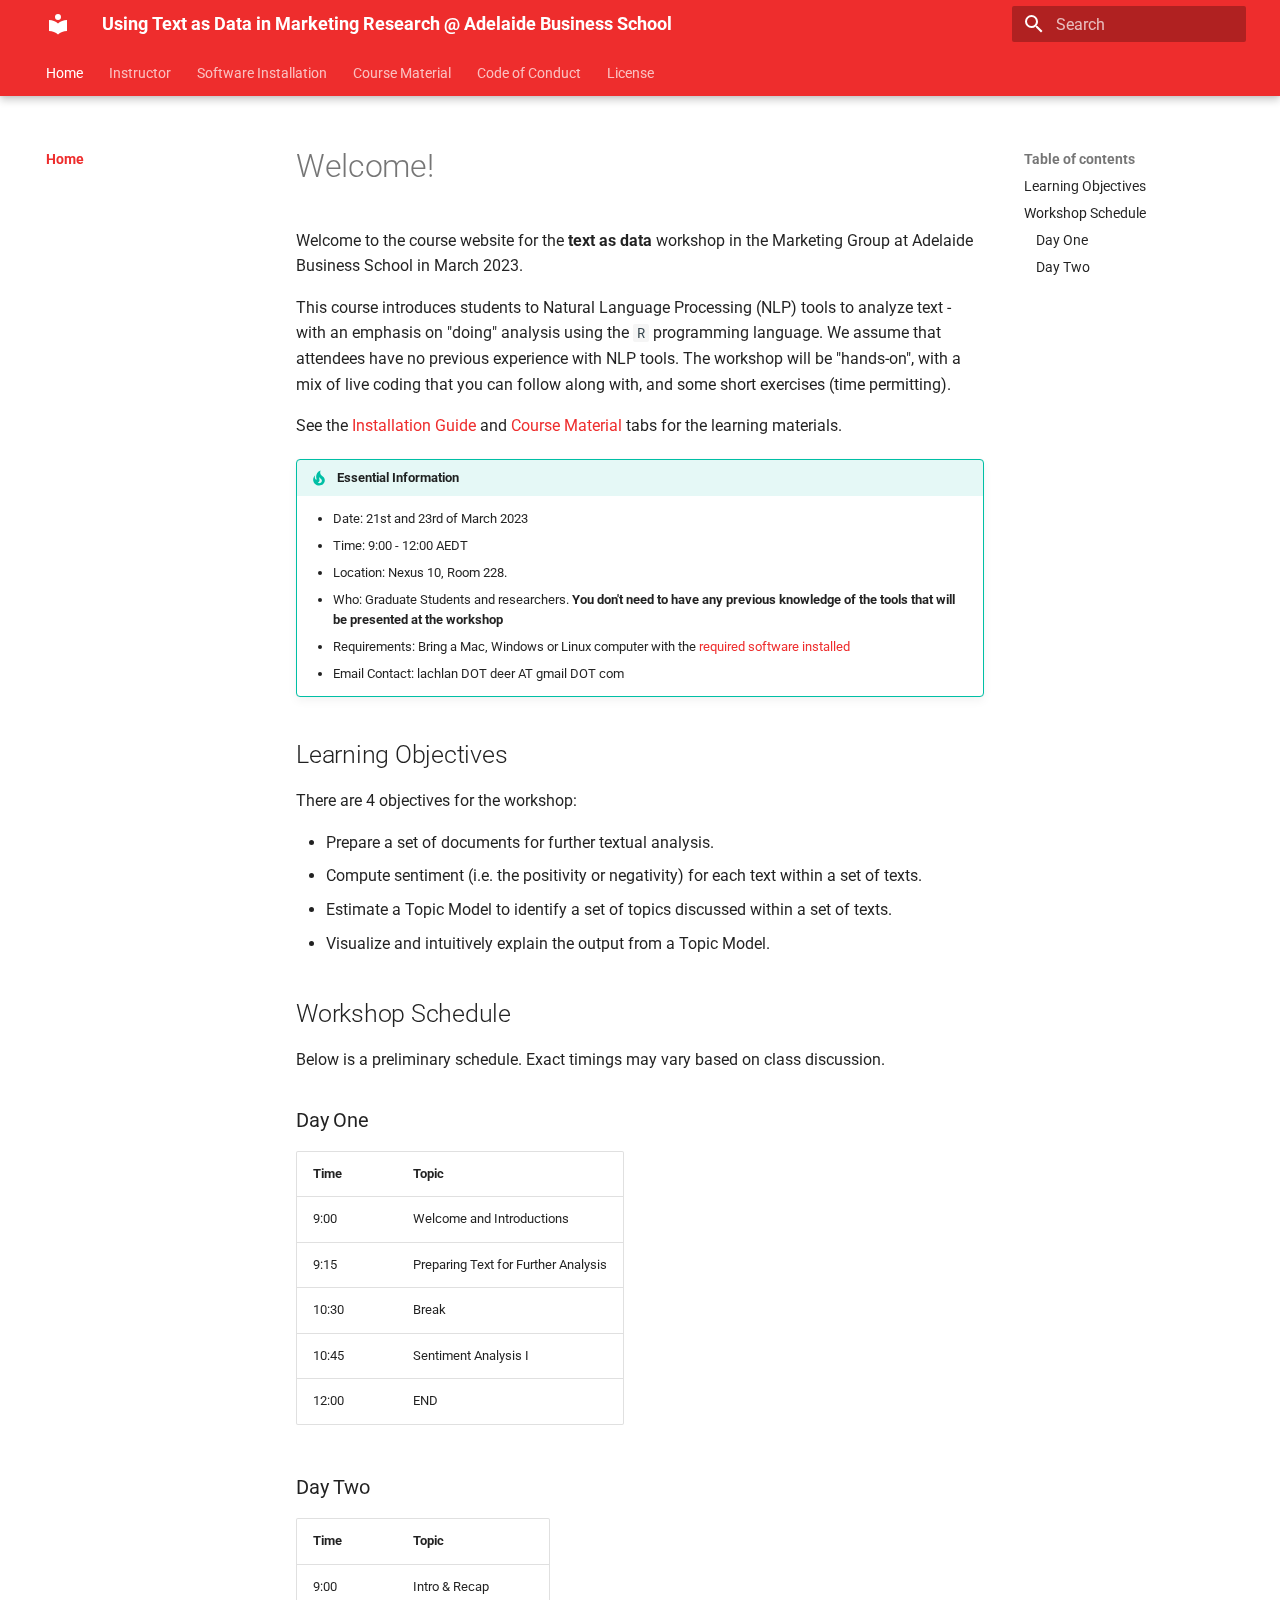
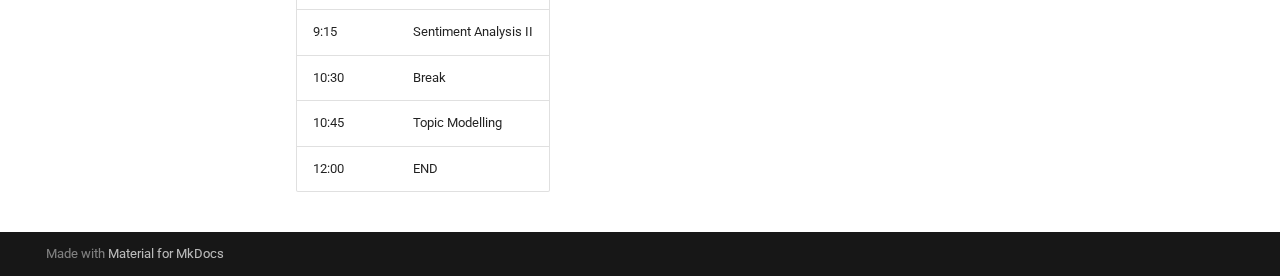
<file: index.html>
<!doctype html>
<html lang="en" class="no-js">
  <head>
    
      <meta charset="utf-8">
      <meta name="viewport" content="width=device-width,initial-scale=1">
      
      
      
      
      
        <link rel="next" href="instructor/">
      
      <link rel="icon" href="assets/images/favicon.png">
      <meta name="generator" content="mkdocs-1.4.2, mkdocs-material-9.0.6">
    
    
      
        <title>Using Text as Data in Marketing Research @ Adelaide Business School</title>
      
    
    
      <link rel="stylesheet" href="assets/stylesheets/main.558e4712.min.css">
      
        
        <link rel="stylesheet" href="assets/stylesheets/palette.2505c338.min.css">
      
      

    
    
    
      
        
        
        <link rel="preconnect" href="https://fonts.gstatic.com" crossorigin>
        <link rel="stylesheet" href="https://fonts.googleapis.com/css?family=Roboto:300,300i,400,400i,700,700i%7CRoboto+Mono:400,400i,700,700i&display=fallback">
        <style>:root{--md-text-font:"Roboto";--md-code-font:"Roboto Mono"}</style>
      
    
    
      <link rel="stylesheet" href="stylesheets/extra.css">
    
    <script>__md_scope=new URL(".",location),__md_hash=e=>[...e].reduce((e,_)=>(e<<5)-e+_.charCodeAt(0),0),__md_get=(e,_=localStorage,t=__md_scope)=>JSON.parse(_.getItem(t.pathname+"."+e)),__md_set=(e,_,t=localStorage,a=__md_scope)=>{try{t.setItem(a.pathname+"."+e,JSON.stringify(_))}catch(e){}}</script>
    
      

    
    
    
  </head>
  
  
    
    
    
    
    
    <body dir="ltr" data-md-color-scheme="default" data-md-color-primary="" data-md-color-accent="">
  
    
    
    <input class="md-toggle" data-md-toggle="drawer" type="checkbox" id="__drawer" autocomplete="off">
    <input class="md-toggle" data-md-toggle="search" type="checkbox" id="__search" autocomplete="off">
    <label class="md-overlay" for="__drawer"></label>
    <div data-md-component="skip">
      
        
        <a href="#welcome" class="md-skip">
          Skip to content
        </a>
      
    </div>
    <div data-md-component="announce">
      
    </div>
    
    
      

  

<header class="md-header md-header--lifted" data-md-component="header">
  <nav class="md-header__inner md-grid" aria-label="Header">
    <a href="." title="Using Text as Data in Marketing Research @ Adelaide Business School" class="md-header__button md-logo" aria-label="Using Text as Data in Marketing Research @ Adelaide Business School" data-md-component="logo">
      
  
  <svg xmlns="http://www.w3.org/2000/svg" viewBox="0 0 24 24"><path d="M12 8a3 3 0 0 0 3-3 3 3 0 0 0-3-3 3 3 0 0 0-3 3 3 3 0 0 0 3 3m0 3.54C9.64 9.35 6.5 8 3 8v11c3.5 0 6.64 1.35 9 3.54 2.36-2.19 5.5-3.54 9-3.54V8c-3.5 0-6.64 1.35-9 3.54Z"/></svg>

    </a>
    <label class="md-header__button md-icon" for="__drawer">
      <svg xmlns="http://www.w3.org/2000/svg" viewBox="0 0 24 24"><path d="M3 6h18v2H3V6m0 5h18v2H3v-2m0 5h18v2H3v-2Z"/></svg>
    </label>
    <div class="md-header__title" data-md-component="header-title">
      <div class="md-header__ellipsis">
        <div class="md-header__topic">
          <span class="md-ellipsis">
            Using Text as Data in Marketing Research @ Adelaide Business School
          </span>
        </div>
        <div class="md-header__topic" data-md-component="header-topic">
          <span class="md-ellipsis">
            
              Home
            
          </span>
        </div>
      </div>
    </div>
    
    
    
      <label class="md-header__button md-icon" for="__search">
        <svg xmlns="http://www.w3.org/2000/svg" viewBox="0 0 24 24"><path d="M9.5 3A6.5 6.5 0 0 1 16 9.5c0 1.61-.59 3.09-1.56 4.23l.27.27h.79l5 5-1.5 1.5-5-5v-.79l-.27-.27A6.516 6.516 0 0 1 9.5 16 6.5 6.5 0 0 1 3 9.5 6.5 6.5 0 0 1 9.5 3m0 2C7 5 5 7 5 9.5S7 14 9.5 14 14 12 14 9.5 12 5 9.5 5Z"/></svg>
      </label>
      <div class="md-search" data-md-component="search" role="dialog">
  <label class="md-search__overlay" for="__search"></label>
  <div class="md-search__inner" role="search">
    <form class="md-search__form" name="search">
      <input type="text" class="md-search__input" name="query" aria-label="Search" placeholder="Search" autocapitalize="off" autocorrect="off" autocomplete="off" spellcheck="false" data-md-component="search-query" required>
      <label class="md-search__icon md-icon" for="__search">
        <svg xmlns="http://www.w3.org/2000/svg" viewBox="0 0 24 24"><path d="M9.5 3A6.5 6.5 0 0 1 16 9.5c0 1.61-.59 3.09-1.56 4.23l.27.27h.79l5 5-1.5 1.5-5-5v-.79l-.27-.27A6.516 6.516 0 0 1 9.5 16 6.5 6.5 0 0 1 3 9.5 6.5 6.5 0 0 1 9.5 3m0 2C7 5 5 7 5 9.5S7 14 9.5 14 14 12 14 9.5 12 5 9.5 5Z"/></svg>
        <svg xmlns="http://www.w3.org/2000/svg" viewBox="0 0 24 24"><path d="M20 11v2H8l5.5 5.5-1.42 1.42L4.16 12l7.92-7.92L13.5 5.5 8 11h12Z"/></svg>
      </label>
      <nav class="md-search__options" aria-label="Search">
        
        <button type="reset" class="md-search__icon md-icon" title="Clear" aria-label="Clear" tabindex="-1">
          <svg xmlns="http://www.w3.org/2000/svg" viewBox="0 0 24 24"><path d="M19 6.41 17.59 5 12 10.59 6.41 5 5 6.41 10.59 12 5 17.59 6.41 19 12 13.41 17.59 19 19 17.59 13.41 12 19 6.41Z"/></svg>
        </button>
      </nav>
      
    </form>
    <div class="md-search__output">
      <div class="md-search__scrollwrap" data-md-scrollfix>
        <div class="md-search-result" data-md-component="search-result">
          <div class="md-search-result__meta">
            Initializing search
          </div>
          <ol class="md-search-result__list" role="presentation"></ol>
        </div>
      </div>
    </div>
  </div>
</div>
    
    
  </nav>
  
    
      
<nav class="md-tabs" aria-label="Tabs" data-md-component="tabs">
  <div class="md-tabs__inner md-grid">
    <ul class="md-tabs__list">
      
        
  
  
    
  


  <li class="md-tabs__item">
    <a href="." class="md-tabs__link md-tabs__link--active">
      Home
    </a>
  </li>

      
        
  
  


  <li class="md-tabs__item">
    <a href="instructor/" class="md-tabs__link">
      Instructor
    </a>
  </li>

      
        
  
  


  <li class="md-tabs__item">
    <a href="installation/" class="md-tabs__link">
      Software Installation
    </a>
  </li>

      
        
  
  


  <li class="md-tabs__item">
    <a href="course_material/" class="md-tabs__link">
      Course Material
    </a>
  </li>

      
        
  
  


  
  
  
    <li class="md-tabs__item">
      <a href="conduct/social_rules/" class="md-tabs__link">
        Code of Conduct
      </a>
    </li>
  

      
        
  
  


  
  
  
    <li class="md-tabs__item">
      <a href="license/license/" class="md-tabs__link">
        License
      </a>
    </li>
  

      
    </ul>
  </div>
</nav>
    
  
</header>
    
    <div class="md-container" data-md-component="container">
      
      
        
      
      <main class="md-main" data-md-component="main">
        <div class="md-main__inner md-grid">
          
            
              
              <div class="md-sidebar md-sidebar--primary" data-md-component="sidebar" data-md-type="navigation" >
                <div class="md-sidebar__scrollwrap">
                  <div class="md-sidebar__inner">
                    

  


<nav class="md-nav md-nav--primary md-nav--lifted" aria-label="Navigation" data-md-level="0">
  <label class="md-nav__title" for="__drawer">
    <a href="." title="Using Text as Data in Marketing Research @ Adelaide Business School" class="md-nav__button md-logo" aria-label="Using Text as Data in Marketing Research @ Adelaide Business School" data-md-component="logo">
      
  
  <svg xmlns="http://www.w3.org/2000/svg" viewBox="0 0 24 24"><path d="M12 8a3 3 0 0 0 3-3 3 3 0 0 0-3-3 3 3 0 0 0-3 3 3 3 0 0 0 3 3m0 3.54C9.64 9.35 6.5 8 3 8v11c3.5 0 6.64 1.35 9 3.54 2.36-2.19 5.5-3.54 9-3.54V8c-3.5 0-6.64 1.35-9 3.54Z"/></svg>

    </a>
    Using Text as Data in Marketing Research @ Adelaide Business School
  </label>
  
  <ul class="md-nav__list" data-md-scrollfix>
    
      
      
      

  
  
    
  
  
    <li class="md-nav__item md-nav__item--active">
      
      <input class="md-nav__toggle md-toggle" data-md-toggle="toc" type="checkbox" id="__toc">
      
      
        
      
      
        <label class="md-nav__link md-nav__link--active" for="__toc">
          Home
          <span class="md-nav__icon md-icon"></span>
        </label>
      
      <a href="." class="md-nav__link md-nav__link--active">
        Home
      </a>
      
        

<nav class="md-nav md-nav--secondary" aria-label="Table of contents">
  
  
  
    
  
  
    <label class="md-nav__title" for="__toc">
      <span class="md-nav__icon md-icon"></span>
      Table of contents
    </label>
    <ul class="md-nav__list" data-md-component="toc" data-md-scrollfix>
      
        <li class="md-nav__item">
  <a href="#learning-objectives" class="md-nav__link">
    Learning Objectives
  </a>
  
</li>
      
        <li class="md-nav__item">
  <a href="#workshop-schedule" class="md-nav__link">
    Workshop Schedule
  </a>
  
    <nav class="md-nav" aria-label="Workshop Schedule">
      <ul class="md-nav__list">
        
          <li class="md-nav__item">
  <a href="#day-one" class="md-nav__link">
    Day One
  </a>
  
</li>
        
          <li class="md-nav__item">
  <a href="#day-two" class="md-nav__link">
    Day Two
  </a>
  
</li>
        
      </ul>
    </nav>
  
</li>
      
    </ul>
  
</nav>
      
    </li>
  

    
      
      
      

  
  
  
    <li class="md-nav__item">
      <a href="instructor/" class="md-nav__link">
        Instructor
      </a>
    </li>
  

    
      
      
      

  
  
  
    <li class="md-nav__item">
      <a href="installation/" class="md-nav__link">
        Software Installation
      </a>
    </li>
  

    
      
      
      

  
  
  
    <li class="md-nav__item">
      <a href="course_material/" class="md-nav__link">
        Course Material
      </a>
    </li>
  

    
      
      
      

  
  
  
    
    <li class="md-nav__item md-nav__item--nested">
      
      
      
      
      <input class="md-nav__toggle md-toggle " data-md-toggle="__nav_5" type="checkbox" id="__nav_5" >
      
      
      
        <label class="md-nav__link" for="__nav_5" tabindex="0" aria-expanded="false">
          Code of Conduct
          <span class="md-nav__icon md-icon"></span>
        </label>
      
      <nav class="md-nav" aria-label="Code of Conduct" data-md-level="1">
        <label class="md-nav__title" for="__nav_5">
          <span class="md-nav__icon md-icon"></span>
          Code of Conduct
        </label>
        <ul class="md-nav__list" data-md-scrollfix>
          
            
              
  
  
  
    <li class="md-nav__item">
      <a href="conduct/social_rules/" class="md-nav__link">
        Social Rules
      </a>
    </li>
  

            
          
            
              
  
  
  
    <li class="md-nav__item">
      <a href="conduct/conduct/" class="md-nav__link">
        Code of Conduct
      </a>
    </li>
  

            
          
        </ul>
      </nav>
    </li>
  

    
      
      
      

  
  
  
    
    <li class="md-nav__item md-nav__item--nested">
      
      
      
      
      <input class="md-nav__toggle md-toggle " data-md-toggle="__nav_6" type="checkbox" id="__nav_6" >
      
      
      
        <label class="md-nav__link" for="__nav_6" tabindex="0" aria-expanded="false">
          License
          <span class="md-nav__icon md-icon"></span>
        </label>
      
      <nav class="md-nav" aria-label="License" data-md-level="1">
        <label class="md-nav__title" for="__nav_6">
          <span class="md-nav__icon md-icon"></span>
          License
        </label>
        <ul class="md-nav__list" data-md-scrollfix>
          
            
              
  
  
  
    <li class="md-nav__item">
      <a href="license/license/" class="md-nav__link">
        License
      </a>
    </li>
  

            
          
            
              
  
  
  
    <li class="md-nav__item">
      <a href="license/citation.md" class="md-nav__link">
        Citation
      </a>
    </li>
  

            
          
        </ul>
      </nav>
    </li>
  

    
  </ul>
</nav>
                  </div>
                </div>
              </div>
            
            
              
              <div class="md-sidebar md-sidebar--secondary" data-md-component="sidebar" data-md-type="toc" >
                <div class="md-sidebar__scrollwrap">
                  <div class="md-sidebar__inner">
                    

<nav class="md-nav md-nav--secondary" aria-label="Table of contents">
  
  
  
    
  
  
    <label class="md-nav__title" for="__toc">
      <span class="md-nav__icon md-icon"></span>
      Table of contents
    </label>
    <ul class="md-nav__list" data-md-component="toc" data-md-scrollfix>
      
        <li class="md-nav__item">
  <a href="#learning-objectives" class="md-nav__link">
    Learning Objectives
  </a>
  
</li>
      
        <li class="md-nav__item">
  <a href="#workshop-schedule" class="md-nav__link">
    Workshop Schedule
  </a>
  
    <nav class="md-nav" aria-label="Workshop Schedule">
      <ul class="md-nav__list">
        
          <li class="md-nav__item">
  <a href="#day-one" class="md-nav__link">
    Day One
  </a>
  
</li>
        
          <li class="md-nav__item">
  <a href="#day-two" class="md-nav__link">
    Day Two
  </a>
  
</li>
        
      </ul>
    </nav>
  
</li>
      
    </ul>
  
</nav>
                  </div>
                </div>
              </div>
            
          
          
            <div class="md-content" data-md-component="content">
              <article class="md-content__inner md-typeset">
                
                  



<h1 id="welcome">Welcome!</h1>
<p>Welcome to the course website for the <strong>text as data</strong> workshop in the Marketing Group at Adelaide Business School in March 2023.</p>
<p>This course introduces students to Natural Language Processing (NLP) tools to analyze text - with an emphasis on "doing" analysis using the <code>R</code> programming language.
We assume that attendees have no previous experience with NLP tools.
The workshop will be "hands-on", with a mix of live coding that you can follow along with, and some short exercises (time permitting).</p>
<p>See the <a href="installation/">Installation Guide</a> and <a href="course_material/">Course Material</a> tabs for the learning materials.</p>
<div class="admonition tip">
<p class="admonition-title">Essential Information</p>
<ul>
<li>Date: 21st and 23rd of March 2023</li>
<li>Time: 9:00 - 12:00 AEDT</li>
<li>Location: Nexus 10, Room 228.</li>
<li>Who: Graduate Students and researchers. <strong>You don't need to have any previous knowledge of the tools that will be presented at the workshop</strong></li>
<li>Requirements: Bring a Mac, Windows or Linux computer with the <a href="installation/">required software installed</a> </li>
<li>Email Contact: lachlan DOT deer AT gmail DOT com</li>
</ul>
</div>
<h2 id="learning-objectives">Learning Objectives</h2>
<p>There are 4 objectives for the workshop:</p>
<ul>
<li>Prepare a set of documents for further textual analysis.</li>
<li>Compute sentiment (i.e. the positivity or negativity) for each text within a set of texts.</li>
<li>Estimate a Topic Model to identify a set of topics discussed within a set of texts.</li>
<li>Visualize and intuitively explain the output from a Topic Model.</li>
</ul>
<h2 id="workshop-schedule">Workshop Schedule</h2>
<p>Below is a preliminary schedule. 
Exact timings may vary based on class discussion.</p>
<h3 id="day-one">Day One</h3>
<table>
<thead>
<tr>
<th>Time</th>
<th>Topic</th>
</tr>
</thead>
<tbody>
<tr>
<td>9:00</td>
<td>Welcome and Introductions</td>
</tr>
<tr>
<td>9:15</td>
<td>Preparing Text for Further Analysis</td>
</tr>
<tr>
<td>10:30</td>
<td>Break</td>
</tr>
<tr>
<td>10:45</td>
<td>Sentiment Analysis I</td>
</tr>
<tr>
<td>12:00</td>
<td>END</td>
</tr>
</tbody>
</table>
<h3 id="day-two">Day Two</h3>
<table>
<thead>
<tr>
<th>Time</th>
<th>Topic</th>
</tr>
</thead>
<tbody>
<tr>
<td>9:00</td>
<td>Intro &amp; Recap</td>
</tr>
<tr>
<td>9:15</td>
<td>Sentiment Analysis II</td>
</tr>
<tr>
<td>10:30</td>
<td>Break</td>
</tr>
<tr>
<td>10:45</td>
<td>Topic Modelling</td>
</tr>
<tr>
<td>12:00</td>
<td>END</td>
</tr>
</tbody>
</table>





                
              </article>
            </div>
          
          
        </div>
        
      </main>
      
        <footer class="md-footer">
  
  <div class="md-footer-meta md-typeset">
    <div class="md-footer-meta__inner md-grid">
      <div class="md-copyright">
  
  
    Made with
    <a href="https://squidfunk.github.io/mkdocs-material/" target="_blank" rel="noopener">
      Material for MkDocs
    </a>
  
</div>
      
    </div>
  </div>
</footer>
      
    </div>
    <div class="md-dialog" data-md-component="dialog">
      <div class="md-dialog__inner md-typeset"></div>
    </div>
    
    <script id="__config" type="application/json">{"base": ".", "features": ["navigation.tabs", "navigation.tabs.sticky"], "search": "assets/javascripts/workers/search.e5c33ebb.min.js", "translations": {"clipboard.copied": "Copied to clipboard", "clipboard.copy": "Copy to clipboard", "search.result.more.one": "1 more on this page", "search.result.more.other": "# more on this page", "search.result.none": "No matching documents", "search.result.one": "1 matching document", "search.result.other": "# matching documents", "search.result.placeholder": "Type to start searching", "search.result.term.missing": "Missing", "select.version": "Select version"}}</script>
    
    
      <script src="assets/javascripts/bundle.51d95adb.min.js"></script>
      
    
  </body>
</html>
</file>
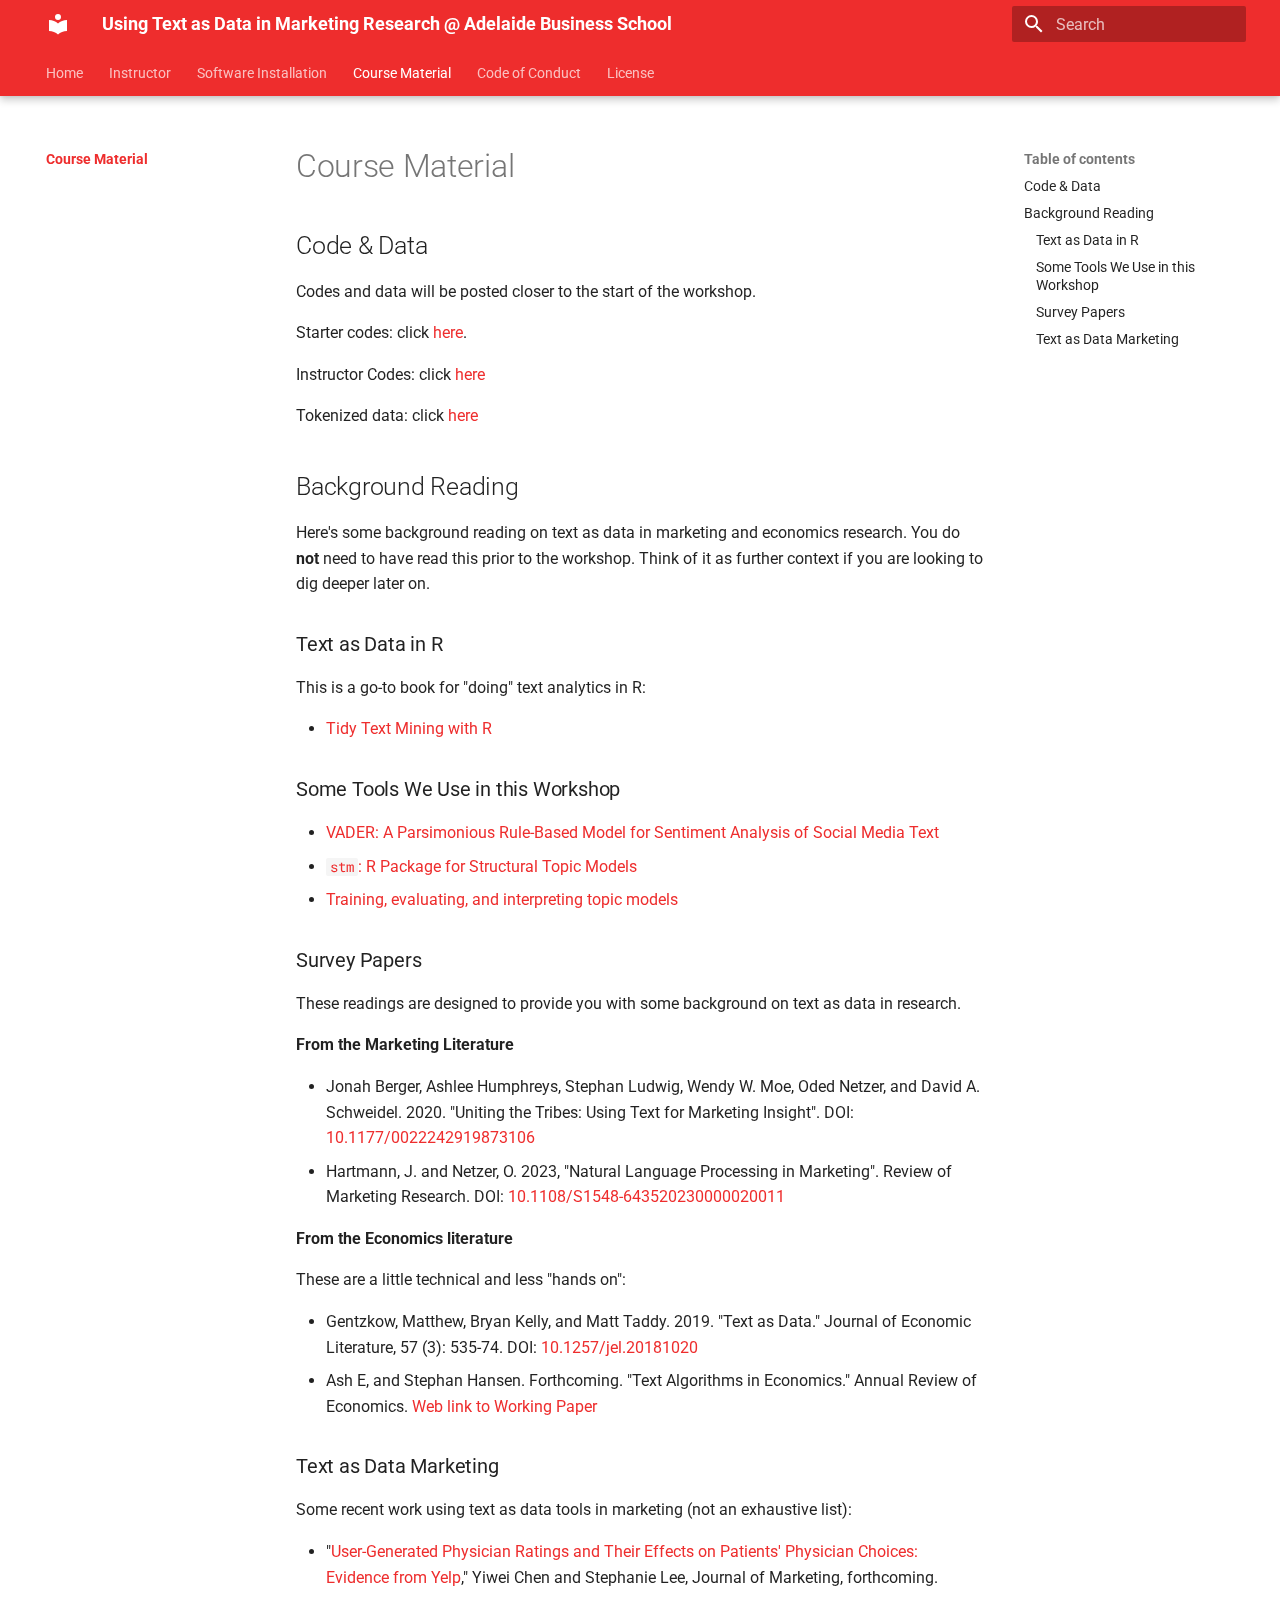
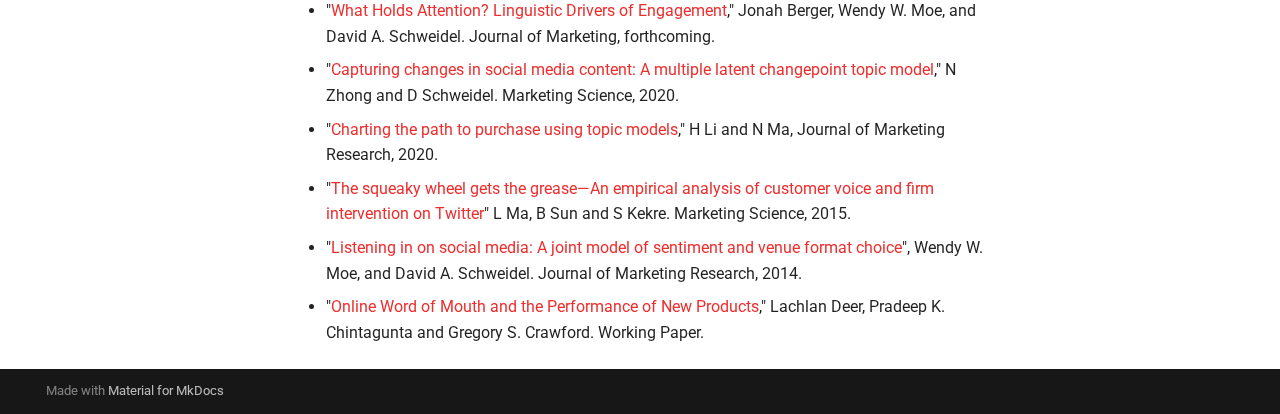
<file: course_material/index.html>
<!doctype html>
<html lang="en" class="no-js">
  <head>
    
      <meta charset="utf-8">
      <meta name="viewport" content="width=device-width,initial-scale=1">
      
      
      
      
        <link rel="prev" href="../installation/">
      
      
        <link rel="next" href="../conduct/social_rules/">
      
      <link rel="icon" href="../assets/images/favicon.png">
      <meta name="generator" content="mkdocs-1.4.2, mkdocs-material-9.0.6">
    
    
      
        <title>Course Material - Using Text as Data in Marketing Research @ Adelaide Business School</title>
      
    
    
      <link rel="stylesheet" href="../assets/stylesheets/main.558e4712.min.css">
      
        
        <link rel="stylesheet" href="../assets/stylesheets/palette.2505c338.min.css">
      
      

    
    
    
      
        
        
        <link rel="preconnect" href="https://fonts.gstatic.com" crossorigin>
        <link rel="stylesheet" href="https://fonts.googleapis.com/css?family=Roboto:300,300i,400,400i,700,700i%7CRoboto+Mono:400,400i,700,700i&display=fallback">
        <style>:root{--md-text-font:"Roboto";--md-code-font:"Roboto Mono"}</style>
      
    
    
      <link rel="stylesheet" href="../stylesheets/extra.css">
    
    <script>__md_scope=new URL("..",location),__md_hash=e=>[...e].reduce((e,_)=>(e<<5)-e+_.charCodeAt(0),0),__md_get=(e,_=localStorage,t=__md_scope)=>JSON.parse(_.getItem(t.pathname+"."+e)),__md_set=(e,_,t=localStorage,a=__md_scope)=>{try{t.setItem(a.pathname+"."+e,JSON.stringify(_))}catch(e){}}</script>
    
      

    
    
    
  </head>
  
  
    
    
    
    
    
    <body dir="ltr" data-md-color-scheme="default" data-md-color-primary="" data-md-color-accent="">
  
    
    
    <input class="md-toggle" data-md-toggle="drawer" type="checkbox" id="__drawer" autocomplete="off">
    <input class="md-toggle" data-md-toggle="search" type="checkbox" id="__search" autocomplete="off">
    <label class="md-overlay" for="__drawer"></label>
    <div data-md-component="skip">
      
        
        <a href="#course-material" class="md-skip">
          Skip to content
        </a>
      
    </div>
    <div data-md-component="announce">
      
    </div>
    
    
      

  

<header class="md-header md-header--lifted" data-md-component="header">
  <nav class="md-header__inner md-grid" aria-label="Header">
    <a href=".." title="Using Text as Data in Marketing Research @ Adelaide Business School" class="md-header__button md-logo" aria-label="Using Text as Data in Marketing Research @ Adelaide Business School" data-md-component="logo">
      
  
  <svg xmlns="http://www.w3.org/2000/svg" viewBox="0 0 24 24"><path d="M12 8a3 3 0 0 0 3-3 3 3 0 0 0-3-3 3 3 0 0 0-3 3 3 3 0 0 0 3 3m0 3.54C9.64 9.35 6.5 8 3 8v11c3.5 0 6.64 1.35 9 3.54 2.36-2.19 5.5-3.54 9-3.54V8c-3.5 0-6.64 1.35-9 3.54Z"/></svg>

    </a>
    <label class="md-header__button md-icon" for="__drawer">
      <svg xmlns="http://www.w3.org/2000/svg" viewBox="0 0 24 24"><path d="M3 6h18v2H3V6m0 5h18v2H3v-2m0 5h18v2H3v-2Z"/></svg>
    </label>
    <div class="md-header__title" data-md-component="header-title">
      <div class="md-header__ellipsis">
        <div class="md-header__topic">
          <span class="md-ellipsis">
            Using Text as Data in Marketing Research @ Adelaide Business School
          </span>
        </div>
        <div class="md-header__topic" data-md-component="header-topic">
          <span class="md-ellipsis">
            
              Course Material
            
          </span>
        </div>
      </div>
    </div>
    
    
    
      <label class="md-header__button md-icon" for="__search">
        <svg xmlns="http://www.w3.org/2000/svg" viewBox="0 0 24 24"><path d="M9.5 3A6.5 6.5 0 0 1 16 9.5c0 1.61-.59 3.09-1.56 4.23l.27.27h.79l5 5-1.5 1.5-5-5v-.79l-.27-.27A6.516 6.516 0 0 1 9.5 16 6.5 6.5 0 0 1 3 9.5 6.5 6.5 0 0 1 9.5 3m0 2C7 5 5 7 5 9.5S7 14 9.5 14 14 12 14 9.5 12 5 9.5 5Z"/></svg>
      </label>
      <div class="md-search" data-md-component="search" role="dialog">
  <label class="md-search__overlay" for="__search"></label>
  <div class="md-search__inner" role="search">
    <form class="md-search__form" name="search">
      <input type="text" class="md-search__input" name="query" aria-label="Search" placeholder="Search" autocapitalize="off" autocorrect="off" autocomplete="off" spellcheck="false" data-md-component="search-query" required>
      <label class="md-search__icon md-icon" for="__search">
        <svg xmlns="http://www.w3.org/2000/svg" viewBox="0 0 24 24"><path d="M9.5 3A6.5 6.5 0 0 1 16 9.5c0 1.61-.59 3.09-1.56 4.23l.27.27h.79l5 5-1.5 1.5-5-5v-.79l-.27-.27A6.516 6.516 0 0 1 9.5 16 6.5 6.5 0 0 1 3 9.5 6.5 6.5 0 0 1 9.5 3m0 2C7 5 5 7 5 9.5S7 14 9.5 14 14 12 14 9.5 12 5 9.5 5Z"/></svg>
        <svg xmlns="http://www.w3.org/2000/svg" viewBox="0 0 24 24"><path d="M20 11v2H8l5.5 5.5-1.42 1.42L4.16 12l7.92-7.92L13.5 5.5 8 11h12Z"/></svg>
      </label>
      <nav class="md-search__options" aria-label="Search">
        
        <button type="reset" class="md-search__icon md-icon" title="Clear" aria-label="Clear" tabindex="-1">
          <svg xmlns="http://www.w3.org/2000/svg" viewBox="0 0 24 24"><path d="M19 6.41 17.59 5 12 10.59 6.41 5 5 6.41 10.59 12 5 17.59 6.41 19 12 13.41 17.59 19 19 17.59 13.41 12 19 6.41Z"/></svg>
        </button>
      </nav>
      
    </form>
    <div class="md-search__output">
      <div class="md-search__scrollwrap" data-md-scrollfix>
        <div class="md-search-result" data-md-component="search-result">
          <div class="md-search-result__meta">
            Initializing search
          </div>
          <ol class="md-search-result__list" role="presentation"></ol>
        </div>
      </div>
    </div>
  </div>
</div>
    
    
  </nav>
  
    
      
<nav class="md-tabs" aria-label="Tabs" data-md-component="tabs">
  <div class="md-tabs__inner md-grid">
    <ul class="md-tabs__list">
      
        
  
  


  <li class="md-tabs__item">
    <a href=".." class="md-tabs__link">
      Home
    </a>
  </li>

      
        
  
  


  <li class="md-tabs__item">
    <a href="../instructor/" class="md-tabs__link">
      Instructor
    </a>
  </li>

      
        
  
  


  <li class="md-tabs__item">
    <a href="../installation/" class="md-tabs__link">
      Software Installation
    </a>
  </li>

      
        
  
  
    
  


  <li class="md-tabs__item">
    <a href="./" class="md-tabs__link md-tabs__link--active">
      Course Material
    </a>
  </li>

      
        
  
  


  
  
  
    <li class="md-tabs__item">
      <a href="../conduct/social_rules/" class="md-tabs__link">
        Code of Conduct
      </a>
    </li>
  

      
        
  
  


  
  
  
    <li class="md-tabs__item">
      <a href="../license/license/" class="md-tabs__link">
        License
      </a>
    </li>
  

      
    </ul>
  </div>
</nav>
    
  
</header>
    
    <div class="md-container" data-md-component="container">
      
      
        
      
      <main class="md-main" data-md-component="main">
        <div class="md-main__inner md-grid">
          
            
              
              <div class="md-sidebar md-sidebar--primary" data-md-component="sidebar" data-md-type="navigation" >
                <div class="md-sidebar__scrollwrap">
                  <div class="md-sidebar__inner">
                    

  


<nav class="md-nav md-nav--primary md-nav--lifted" aria-label="Navigation" data-md-level="0">
  <label class="md-nav__title" for="__drawer">
    <a href=".." title="Using Text as Data in Marketing Research @ Adelaide Business School" class="md-nav__button md-logo" aria-label="Using Text as Data in Marketing Research @ Adelaide Business School" data-md-component="logo">
      
  
  <svg xmlns="http://www.w3.org/2000/svg" viewBox="0 0 24 24"><path d="M12 8a3 3 0 0 0 3-3 3 3 0 0 0-3-3 3 3 0 0 0-3 3 3 3 0 0 0 3 3m0 3.54C9.64 9.35 6.5 8 3 8v11c3.5 0 6.64 1.35 9 3.54 2.36-2.19 5.5-3.54 9-3.54V8c-3.5 0-6.64 1.35-9 3.54Z"/></svg>

    </a>
    Using Text as Data in Marketing Research @ Adelaide Business School
  </label>
  
  <ul class="md-nav__list" data-md-scrollfix>
    
      
      
      

  
  
  
    <li class="md-nav__item">
      <a href=".." class="md-nav__link">
        Home
      </a>
    </li>
  

    
      
      
      

  
  
  
    <li class="md-nav__item">
      <a href="../instructor/" class="md-nav__link">
        Instructor
      </a>
    </li>
  

    
      
      
      

  
  
  
    <li class="md-nav__item">
      <a href="../installation/" class="md-nav__link">
        Software Installation
      </a>
    </li>
  

    
      
      
      

  
  
    
  
  
    <li class="md-nav__item md-nav__item--active">
      
      <input class="md-nav__toggle md-toggle" data-md-toggle="toc" type="checkbox" id="__toc">
      
      
        
      
      
        <label class="md-nav__link md-nav__link--active" for="__toc">
          Course Material
          <span class="md-nav__icon md-icon"></span>
        </label>
      
      <a href="./" class="md-nav__link md-nav__link--active">
        Course Material
      </a>
      
        

<nav class="md-nav md-nav--secondary" aria-label="Table of contents">
  
  
  
    
  
  
    <label class="md-nav__title" for="__toc">
      <span class="md-nav__icon md-icon"></span>
      Table of contents
    </label>
    <ul class="md-nav__list" data-md-component="toc" data-md-scrollfix>
      
        <li class="md-nav__item">
  <a href="#code-data" class="md-nav__link">
    Code &amp; Data
  </a>
  
</li>
      
        <li class="md-nav__item">
  <a href="#background-reading" class="md-nav__link">
    Background Reading
  </a>
  
    <nav class="md-nav" aria-label="Background Reading">
      <ul class="md-nav__list">
        
          <li class="md-nav__item">
  <a href="#text-as-data-in-r" class="md-nav__link">
    Text as Data in R
  </a>
  
</li>
        
          <li class="md-nav__item">
  <a href="#some-tools-we-use-in-this-workshop" class="md-nav__link">
    Some Tools We Use in this Workshop
  </a>
  
</li>
        
          <li class="md-nav__item">
  <a href="#survey-papers" class="md-nav__link">
    Survey Papers
  </a>
  
</li>
        
          <li class="md-nav__item">
  <a href="#text-as-data-marketing" class="md-nav__link">
    Text as Data Marketing
  </a>
  
</li>
        
      </ul>
    </nav>
  
</li>
      
    </ul>
  
</nav>
      
    </li>
  

    
      
      
      

  
  
  
    
    <li class="md-nav__item md-nav__item--nested">
      
      
      
      
      <input class="md-nav__toggle md-toggle " data-md-toggle="__nav_5" type="checkbox" id="__nav_5" >
      
      
      
        <label class="md-nav__link" for="__nav_5" tabindex="0" aria-expanded="false">
          Code of Conduct
          <span class="md-nav__icon md-icon"></span>
        </label>
      
      <nav class="md-nav" aria-label="Code of Conduct" data-md-level="1">
        <label class="md-nav__title" for="__nav_5">
          <span class="md-nav__icon md-icon"></span>
          Code of Conduct
        </label>
        <ul class="md-nav__list" data-md-scrollfix>
          
            
              
  
  
  
    <li class="md-nav__item">
      <a href="../conduct/social_rules/" class="md-nav__link">
        Social Rules
      </a>
    </li>
  

            
          
            
              
  
  
  
    <li class="md-nav__item">
      <a href="../conduct/conduct/" class="md-nav__link">
        Code of Conduct
      </a>
    </li>
  

            
          
        </ul>
      </nav>
    </li>
  

    
      
      
      

  
  
  
    
    <li class="md-nav__item md-nav__item--nested">
      
      
      
      
      <input class="md-nav__toggle md-toggle " data-md-toggle="__nav_6" type="checkbox" id="__nav_6" >
      
      
      
        <label class="md-nav__link" for="__nav_6" tabindex="0" aria-expanded="false">
          License
          <span class="md-nav__icon md-icon"></span>
        </label>
      
      <nav class="md-nav" aria-label="License" data-md-level="1">
        <label class="md-nav__title" for="__nav_6">
          <span class="md-nav__icon md-icon"></span>
          License
        </label>
        <ul class="md-nav__list" data-md-scrollfix>
          
            
              
  
  
  
    <li class="md-nav__item">
      <a href="../license/license/" class="md-nav__link">
        License
      </a>
    </li>
  

            
          
            
              
  
  
  
    <li class="md-nav__item">
      <a href="../license/citation.md" class="md-nav__link">
        Citation
      </a>
    </li>
  

            
          
        </ul>
      </nav>
    </li>
  

    
  </ul>
</nav>
                  </div>
                </div>
              </div>
            
            
              
              <div class="md-sidebar md-sidebar--secondary" data-md-component="sidebar" data-md-type="toc" >
                <div class="md-sidebar__scrollwrap">
                  <div class="md-sidebar__inner">
                    

<nav class="md-nav md-nav--secondary" aria-label="Table of contents">
  
  
  
    
  
  
    <label class="md-nav__title" for="__toc">
      <span class="md-nav__icon md-icon"></span>
      Table of contents
    </label>
    <ul class="md-nav__list" data-md-component="toc" data-md-scrollfix>
      
        <li class="md-nav__item">
  <a href="#code-data" class="md-nav__link">
    Code &amp; Data
  </a>
  
</li>
      
        <li class="md-nav__item">
  <a href="#background-reading" class="md-nav__link">
    Background Reading
  </a>
  
    <nav class="md-nav" aria-label="Background Reading">
      <ul class="md-nav__list">
        
          <li class="md-nav__item">
  <a href="#text-as-data-in-r" class="md-nav__link">
    Text as Data in R
  </a>
  
</li>
        
          <li class="md-nav__item">
  <a href="#some-tools-we-use-in-this-workshop" class="md-nav__link">
    Some Tools We Use in this Workshop
  </a>
  
</li>
        
          <li class="md-nav__item">
  <a href="#survey-papers" class="md-nav__link">
    Survey Papers
  </a>
  
</li>
        
          <li class="md-nav__item">
  <a href="#text-as-data-marketing" class="md-nav__link">
    Text as Data Marketing
  </a>
  
</li>
        
      </ul>
    </nav>
  
</li>
      
    </ul>
  
</nav>
                  </div>
                </div>
              </div>
            
          
          
            <div class="md-content" data-md-component="content">
              <article class="md-content__inner md-typeset">
                
                  



<h1 id="course-material">Course Material</h1>
<h2 id="code-data">Code &amp; Data</h2>
<p>Codes and data will be posted closer to the start of the workshop.</p>
<p>Starter codes: click <a href="https://github.com/deer-marketing-lab/2023-03-21-adelaide/raw/main/assets/starter_code.zip">here</a>.</p>
<p>Instructor Codes: click <a href="https://github.com/deer-marketing-lab/2023-03-21-adelaide/raw/main/assets/instructor_code.zip">here</a></p>
<p>Tokenized data: click <a href="https://github.com/deer-marketing-lab/2023-03-21-adelaide/raw/main/assets/tokens.csv">here</a></p>
<h2 id="background-reading">Background Reading</h2>
<p>Here's some background reading on text as data in marketing and economics research. 
You do <strong>not</strong> need to have read this prior to the workshop.
Think of it as further context if you are looking to dig deeper later on.</p>
<h3 id="text-as-data-in-r">Text as Data in R</h3>
<p>This is a go-to book for "doing" text analytics in R:</p>
<ul>
<li><a href="https://www.tidytextmining.com/">Tidy Text Mining with R</a></li>
</ul>
<h3 id="some-tools-we-use-in-this-workshop">Some Tools We Use in this Workshop</h3>
<ul>
<li><a href="https://ojs.aaai.org/index.php/ICWSM/article/view/14550">VADER: A Parsimonious Rule-Based Model for Sentiment Analysis of Social Media Text</a></li>
<li><a href="https://cran.r-project.org/web/packages/stm/vignettes/stmVignette.pdf"><code>stm</code>: R Package for Structural Topic Models</a> </li>
<li><a href="https://juliasilge.com/blog/evaluating-stm/">Training, evaluating, and interpreting topic models</a></li>
</ul>
<h3 id="survey-papers">Survey Papers</h3>
<p>These readings are designed to provide you with some background on text as data in research.</p>
<p><strong>From the Marketing Literature</strong></p>
<ul>
<li>Jonah Berger, Ashlee Humphreys, Stephan Ludwig, Wendy W. Moe,
Oded Netzer, and David A. Schweidel. 2020. "Uniting the Tribes: Using Text
for Marketing Insight". DOI: <a href="https://journals.sagepub.com/doi/10.1177/0022242919873106">10.1177/0022242919873106</a></li>
<li>Hartmann, J. and Netzer, O. 2023, "Natural Language Processing in Marketing". Review of Marketing Research. DOI: <a href="https://doi.org/10.1108/S1548-643520230000020011">10.1108/S1548-643520230000020011</a></li>
</ul>
<p><strong>From the Economics literature</strong></p>
<p>These are a little technical and less "hands on":</p>
<ul>
<li>Gentzkow, Matthew, Bryan Kelly, and Matt Taddy. 2019. "Text as Data." Journal of Economic Literature, 57 (3): 535-74. DOI: <a href="https://www.aeaweb.org/articles?id=10.1257/jel.20181020">10.1257/jel.20181020</a> </li>
<li>Ash E, and Stephan Hansen. Forthcoming. "Text Algorithms in Economics." Annual Review of Economics. <a href="https://elliottash.com/wp-content/uploads/2022/08/annual_reviews_chapter-2022-08-16.pdf">Web link to Working Paper</a></li>
</ul>
<h3 id="text-as-data-marketing">Text as Data Marketing</h3>
<p>Some recent work using text as data tools in marketing (not an exhaustive list):</p>
<ul>
<li>"<a href="https://journals.sagepub.com/doi/abs/10.1177/00222429221146511">User-Generated Physician Ratings and Their Effects on Patients' Physician Choices: Evidence from Yelp</a>," Yiwei Chen and Stephanie Lee, Journal of Marketing, forthcoming.</li>
<li>"<a href="https://journals.sagepub.com/doi/abs/10.1177/00222429231152880">What Holds Attention? Linguistic Drivers of Engagement</a>," Jonah Berger, Wendy W. Moe, and David A. Schweidel. Journal of Marketing, forthcoming.</li>
<li>"<a href="https://pubsonline.informs.org/doi/abs/10.1287/mksc.2019.1212">Capturing changes in social media content: A multiple latent changepoint topic model</a>," N Zhong and D Schweidel. Marketing Science, 2020.</li>
<li>"<a href="https://journals.sagepub.com/doi/pdf/10.1177/0022243720954376">Charting the path to purchase using topic models</a>," H Li and N Ma, Journal of Marketing Research, 2020.</li>
<li>"<a href="https://pubsonline.informs.org/doi/abs/10.1287/mksc.2015.0912">The squeaky wheel gets the grease—An empirical analysis of customer voice and firm intervention on Twitter</a>" L Ma, B Sun and S Kekre. Marketing Science, 2015.</li>
<li>"<a href="https://journals.sagepub.com/doi/pdf/10.1509/jmr.12.0424">Listening in on social media: A joint model of sentiment and venue format choice</a>",  Wendy W. Moe, and David A. Schweidel. Journal of Marketing Research, 2014.</li>
<li>"<a href="https://papers.ssrn.com/sol3/papers.cfm?abstract_id=4227912">Online Word of Mouth and the Performance of New Products</a>," Lachlan Deer, Pradeep K. Chintagunta and Gregory S. Crawford. Working Paper.</li>
</ul>





                
              </article>
            </div>
          
          
        </div>
        
      </main>
      
        <footer class="md-footer">
  
  <div class="md-footer-meta md-typeset">
    <div class="md-footer-meta__inner md-grid">
      <div class="md-copyright">
  
  
    Made with
    <a href="https://squidfunk.github.io/mkdocs-material/" target="_blank" rel="noopener">
      Material for MkDocs
    </a>
  
</div>
      
    </div>
  </div>
</footer>
      
    </div>
    <div class="md-dialog" data-md-component="dialog">
      <div class="md-dialog__inner md-typeset"></div>
    </div>
    
    <script id="__config" type="application/json">{"base": "..", "features": ["navigation.tabs", "navigation.tabs.sticky"], "search": "../assets/javascripts/workers/search.e5c33ebb.min.js", "translations": {"clipboard.copied": "Copied to clipboard", "clipboard.copy": "Copy to clipboard", "search.result.more.one": "1 more on this page", "search.result.more.other": "# more on this page", "search.result.none": "No matching documents", "search.result.one": "1 matching document", "search.result.other": "# matching documents", "search.result.placeholder": "Type to start searching", "search.result.term.missing": "Missing", "select.version": "Select version"}}</script>
    
    
      <script src="../assets/javascripts/bundle.51d95adb.min.js"></script>
      
    
  </body>
</html>
</file>
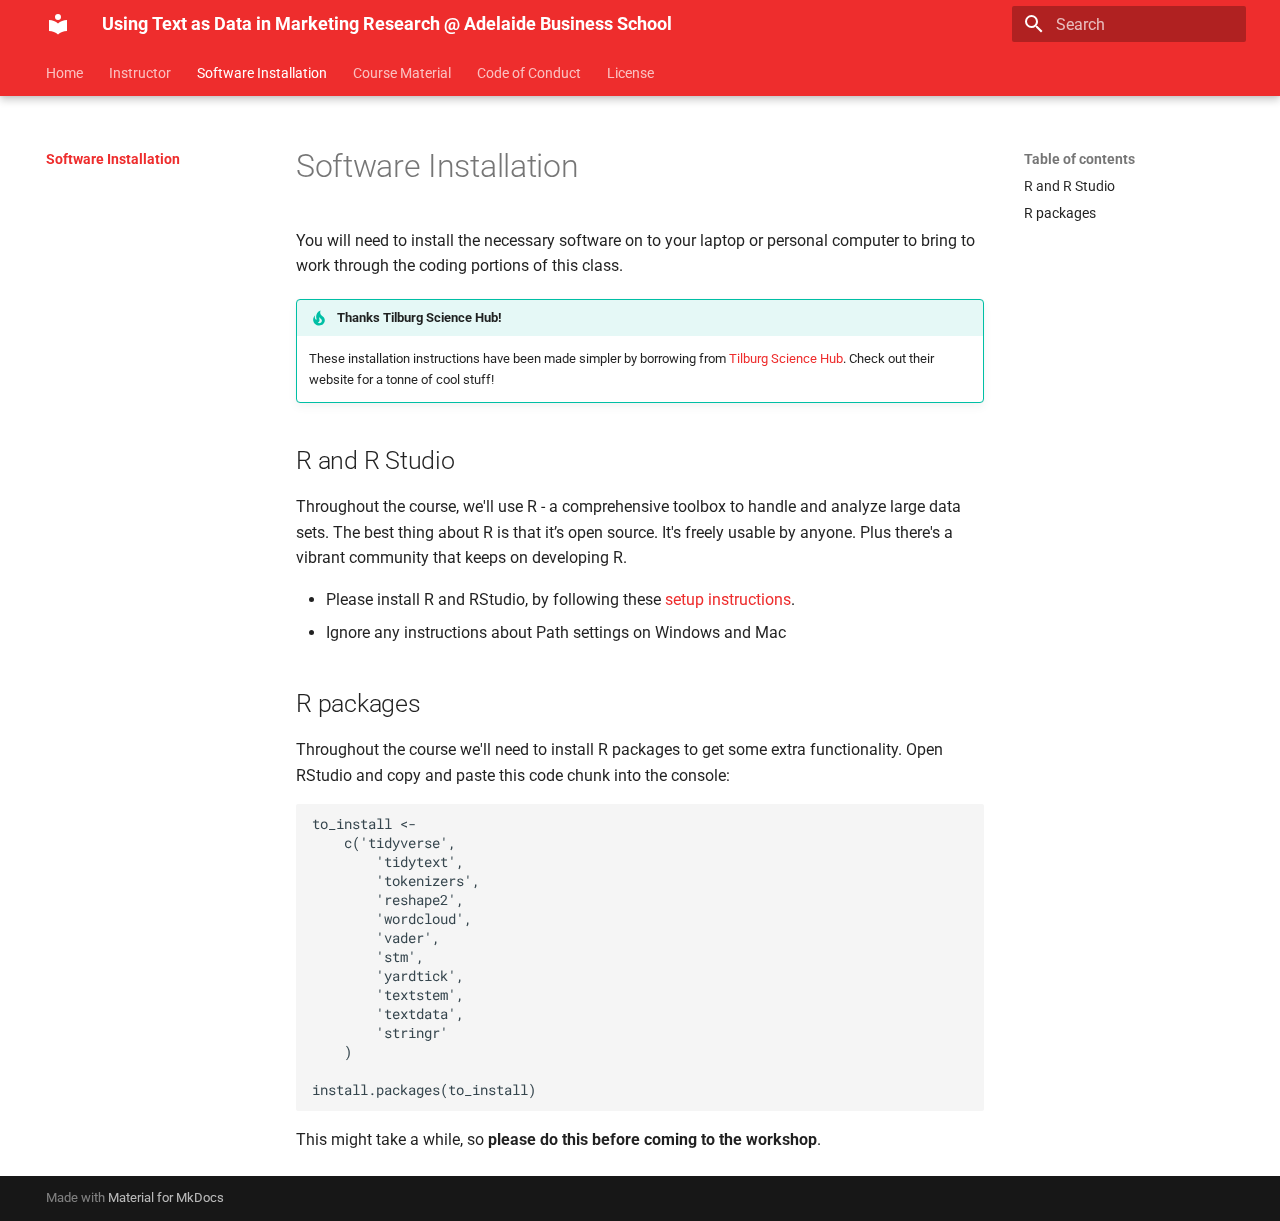
<file: installation/index.html>
<!doctype html>
<html lang="en" class="no-js">
  <head>
    
      <meta charset="utf-8">
      <meta name="viewport" content="width=device-width,initial-scale=1">
      
      
      
      
        <link rel="prev" href="../instructor/">
      
      
        <link rel="next" href="../course_material/">
      
      <link rel="icon" href="../assets/images/favicon.png">
      <meta name="generator" content="mkdocs-1.4.2, mkdocs-material-9.0.6">
    
    
      
        <title>Software Installation - Using Text as Data in Marketing Research @ Adelaide Business School</title>
      
    
    
      <link rel="stylesheet" href="../assets/stylesheets/main.558e4712.min.css">
      
        
        <link rel="stylesheet" href="../assets/stylesheets/palette.2505c338.min.css">
      
      

    
    
    
      
        
        
        <link rel="preconnect" href="https://fonts.gstatic.com" crossorigin>
        <link rel="stylesheet" href="https://fonts.googleapis.com/css?family=Roboto:300,300i,400,400i,700,700i%7CRoboto+Mono:400,400i,700,700i&display=fallback">
        <style>:root{--md-text-font:"Roboto";--md-code-font:"Roboto Mono"}</style>
      
    
    
      <link rel="stylesheet" href="../stylesheets/extra.css">
    
    <script>__md_scope=new URL("..",location),__md_hash=e=>[...e].reduce((e,_)=>(e<<5)-e+_.charCodeAt(0),0),__md_get=(e,_=localStorage,t=__md_scope)=>JSON.parse(_.getItem(t.pathname+"."+e)),__md_set=(e,_,t=localStorage,a=__md_scope)=>{try{t.setItem(a.pathname+"."+e,JSON.stringify(_))}catch(e){}}</script>
    
      

    
    
    
  </head>
  
  
    
    
    
    
    
    <body dir="ltr" data-md-color-scheme="default" data-md-color-primary="" data-md-color-accent="">
  
    
    
    <input class="md-toggle" data-md-toggle="drawer" type="checkbox" id="__drawer" autocomplete="off">
    <input class="md-toggle" data-md-toggle="search" type="checkbox" id="__search" autocomplete="off">
    <label class="md-overlay" for="__drawer"></label>
    <div data-md-component="skip">
      
        
        <a href="#software-installation" class="md-skip">
          Skip to content
        </a>
      
    </div>
    <div data-md-component="announce">
      
    </div>
    
    
      

  

<header class="md-header md-header--lifted" data-md-component="header">
  <nav class="md-header__inner md-grid" aria-label="Header">
    <a href=".." title="Using Text as Data in Marketing Research @ Adelaide Business School" class="md-header__button md-logo" aria-label="Using Text as Data in Marketing Research @ Adelaide Business School" data-md-component="logo">
      
  
  <svg xmlns="http://www.w3.org/2000/svg" viewBox="0 0 24 24"><path d="M12 8a3 3 0 0 0 3-3 3 3 0 0 0-3-3 3 3 0 0 0-3 3 3 3 0 0 0 3 3m0 3.54C9.64 9.35 6.5 8 3 8v11c3.5 0 6.64 1.35 9 3.54 2.36-2.19 5.5-3.54 9-3.54V8c-3.5 0-6.64 1.35-9 3.54Z"/></svg>

    </a>
    <label class="md-header__button md-icon" for="__drawer">
      <svg xmlns="http://www.w3.org/2000/svg" viewBox="0 0 24 24"><path d="M3 6h18v2H3V6m0 5h18v2H3v-2m0 5h18v2H3v-2Z"/></svg>
    </label>
    <div class="md-header__title" data-md-component="header-title">
      <div class="md-header__ellipsis">
        <div class="md-header__topic">
          <span class="md-ellipsis">
            Using Text as Data in Marketing Research @ Adelaide Business School
          </span>
        </div>
        <div class="md-header__topic" data-md-component="header-topic">
          <span class="md-ellipsis">
            
              Software Installation
            
          </span>
        </div>
      </div>
    </div>
    
    
    
      <label class="md-header__button md-icon" for="__search">
        <svg xmlns="http://www.w3.org/2000/svg" viewBox="0 0 24 24"><path d="M9.5 3A6.5 6.5 0 0 1 16 9.5c0 1.61-.59 3.09-1.56 4.23l.27.27h.79l5 5-1.5 1.5-5-5v-.79l-.27-.27A6.516 6.516 0 0 1 9.5 16 6.5 6.5 0 0 1 3 9.5 6.5 6.5 0 0 1 9.5 3m0 2C7 5 5 7 5 9.5S7 14 9.5 14 14 12 14 9.5 12 5 9.5 5Z"/></svg>
      </label>
      <div class="md-search" data-md-component="search" role="dialog">
  <label class="md-search__overlay" for="__search"></label>
  <div class="md-search__inner" role="search">
    <form class="md-search__form" name="search">
      <input type="text" class="md-search__input" name="query" aria-label="Search" placeholder="Search" autocapitalize="off" autocorrect="off" autocomplete="off" spellcheck="false" data-md-component="search-query" required>
      <label class="md-search__icon md-icon" for="__search">
        <svg xmlns="http://www.w3.org/2000/svg" viewBox="0 0 24 24"><path d="M9.5 3A6.5 6.5 0 0 1 16 9.5c0 1.61-.59 3.09-1.56 4.23l.27.27h.79l5 5-1.5 1.5-5-5v-.79l-.27-.27A6.516 6.516 0 0 1 9.5 16 6.5 6.5 0 0 1 3 9.5 6.5 6.5 0 0 1 9.5 3m0 2C7 5 5 7 5 9.5S7 14 9.5 14 14 12 14 9.5 12 5 9.5 5Z"/></svg>
        <svg xmlns="http://www.w3.org/2000/svg" viewBox="0 0 24 24"><path d="M20 11v2H8l5.5 5.5-1.42 1.42L4.16 12l7.92-7.92L13.5 5.5 8 11h12Z"/></svg>
      </label>
      <nav class="md-search__options" aria-label="Search">
        
        <button type="reset" class="md-search__icon md-icon" title="Clear" aria-label="Clear" tabindex="-1">
          <svg xmlns="http://www.w3.org/2000/svg" viewBox="0 0 24 24"><path d="M19 6.41 17.59 5 12 10.59 6.41 5 5 6.41 10.59 12 5 17.59 6.41 19 12 13.41 17.59 19 19 17.59 13.41 12 19 6.41Z"/></svg>
        </button>
      </nav>
      
    </form>
    <div class="md-search__output">
      <div class="md-search__scrollwrap" data-md-scrollfix>
        <div class="md-search-result" data-md-component="search-result">
          <div class="md-search-result__meta">
            Initializing search
          </div>
          <ol class="md-search-result__list" role="presentation"></ol>
        </div>
      </div>
    </div>
  </div>
</div>
    
    
  </nav>
  
    
      
<nav class="md-tabs" aria-label="Tabs" data-md-component="tabs">
  <div class="md-tabs__inner md-grid">
    <ul class="md-tabs__list">
      
        
  
  


  <li class="md-tabs__item">
    <a href=".." class="md-tabs__link">
      Home
    </a>
  </li>

      
        
  
  


  <li class="md-tabs__item">
    <a href="../instructor/" class="md-tabs__link">
      Instructor
    </a>
  </li>

      
        
  
  
    
  


  <li class="md-tabs__item">
    <a href="./" class="md-tabs__link md-tabs__link--active">
      Software Installation
    </a>
  </li>

      
        
  
  


  <li class="md-tabs__item">
    <a href="../course_material/" class="md-tabs__link">
      Course Material
    </a>
  </li>

      
        
  
  


  
  
  
    <li class="md-tabs__item">
      <a href="../conduct/social_rules/" class="md-tabs__link">
        Code of Conduct
      </a>
    </li>
  

      
        
  
  


  
  
  
    <li class="md-tabs__item">
      <a href="../license/license/" class="md-tabs__link">
        License
      </a>
    </li>
  

      
    </ul>
  </div>
</nav>
    
  
</header>
    
    <div class="md-container" data-md-component="container">
      
      
        
      
      <main class="md-main" data-md-component="main">
        <div class="md-main__inner md-grid">
          
            
              
              <div class="md-sidebar md-sidebar--primary" data-md-component="sidebar" data-md-type="navigation" >
                <div class="md-sidebar__scrollwrap">
                  <div class="md-sidebar__inner">
                    

  


<nav class="md-nav md-nav--primary md-nav--lifted" aria-label="Navigation" data-md-level="0">
  <label class="md-nav__title" for="__drawer">
    <a href=".." title="Using Text as Data in Marketing Research @ Adelaide Business School" class="md-nav__button md-logo" aria-label="Using Text as Data in Marketing Research @ Adelaide Business School" data-md-component="logo">
      
  
  <svg xmlns="http://www.w3.org/2000/svg" viewBox="0 0 24 24"><path d="M12 8a3 3 0 0 0 3-3 3 3 0 0 0-3-3 3 3 0 0 0-3 3 3 3 0 0 0 3 3m0 3.54C9.64 9.35 6.5 8 3 8v11c3.5 0 6.64 1.35 9 3.54 2.36-2.19 5.5-3.54 9-3.54V8c-3.5 0-6.64 1.35-9 3.54Z"/></svg>

    </a>
    Using Text as Data in Marketing Research @ Adelaide Business School
  </label>
  
  <ul class="md-nav__list" data-md-scrollfix>
    
      
      
      

  
  
  
    <li class="md-nav__item">
      <a href=".." class="md-nav__link">
        Home
      </a>
    </li>
  

    
      
      
      

  
  
  
    <li class="md-nav__item">
      <a href="../instructor/" class="md-nav__link">
        Instructor
      </a>
    </li>
  

    
      
      
      

  
  
    
  
  
    <li class="md-nav__item md-nav__item--active">
      
      <input class="md-nav__toggle md-toggle" data-md-toggle="toc" type="checkbox" id="__toc">
      
      
        
      
      
        <label class="md-nav__link md-nav__link--active" for="__toc">
          Software Installation
          <span class="md-nav__icon md-icon"></span>
        </label>
      
      <a href="./" class="md-nav__link md-nav__link--active">
        Software Installation
      </a>
      
        

<nav class="md-nav md-nav--secondary" aria-label="Table of contents">
  
  
  
    
  
  
    <label class="md-nav__title" for="__toc">
      <span class="md-nav__icon md-icon"></span>
      Table of contents
    </label>
    <ul class="md-nav__list" data-md-component="toc" data-md-scrollfix>
      
        <li class="md-nav__item">
  <a href="#r-and-r-studio" class="md-nav__link">
    R and R Studio
  </a>
  
</li>
      
        <li class="md-nav__item">
  <a href="#r-packages" class="md-nav__link">
    R packages
  </a>
  
</li>
      
    </ul>
  
</nav>
      
    </li>
  

    
      
      
      

  
  
  
    <li class="md-nav__item">
      <a href="../course_material/" class="md-nav__link">
        Course Material
      </a>
    </li>
  

    
      
      
      

  
  
  
    
    <li class="md-nav__item md-nav__item--nested">
      
      
      
      
      <input class="md-nav__toggle md-toggle " data-md-toggle="__nav_5" type="checkbox" id="__nav_5" >
      
      
      
        <label class="md-nav__link" for="__nav_5" tabindex="0" aria-expanded="false">
          Code of Conduct
          <span class="md-nav__icon md-icon"></span>
        </label>
      
      <nav class="md-nav" aria-label="Code of Conduct" data-md-level="1">
        <label class="md-nav__title" for="__nav_5">
          <span class="md-nav__icon md-icon"></span>
          Code of Conduct
        </label>
        <ul class="md-nav__list" data-md-scrollfix>
          
            
              
  
  
  
    <li class="md-nav__item">
      <a href="../conduct/social_rules/" class="md-nav__link">
        Social Rules
      </a>
    </li>
  

            
          
            
              
  
  
  
    <li class="md-nav__item">
      <a href="../conduct/conduct/" class="md-nav__link">
        Code of Conduct
      </a>
    </li>
  

            
          
        </ul>
      </nav>
    </li>
  

    
      
      
      

  
  
  
    
    <li class="md-nav__item md-nav__item--nested">
      
      
      
      
      <input class="md-nav__toggle md-toggle " data-md-toggle="__nav_6" type="checkbox" id="__nav_6" >
      
      
      
        <label class="md-nav__link" for="__nav_6" tabindex="0" aria-expanded="false">
          License
          <span class="md-nav__icon md-icon"></span>
        </label>
      
      <nav class="md-nav" aria-label="License" data-md-level="1">
        <label class="md-nav__title" for="__nav_6">
          <span class="md-nav__icon md-icon"></span>
          License
        </label>
        <ul class="md-nav__list" data-md-scrollfix>
          
            
              
  
  
  
    <li class="md-nav__item">
      <a href="../license/license/" class="md-nav__link">
        License
      </a>
    </li>
  

            
          
            
              
  
  
  
    <li class="md-nav__item">
      <a href="../license/citation.md" class="md-nav__link">
        Citation
      </a>
    </li>
  

            
          
        </ul>
      </nav>
    </li>
  

    
  </ul>
</nav>
                  </div>
                </div>
              </div>
            
            
              
              <div class="md-sidebar md-sidebar--secondary" data-md-component="sidebar" data-md-type="toc" >
                <div class="md-sidebar__scrollwrap">
                  <div class="md-sidebar__inner">
                    

<nav class="md-nav md-nav--secondary" aria-label="Table of contents">
  
  
  
    
  
  
    <label class="md-nav__title" for="__toc">
      <span class="md-nav__icon md-icon"></span>
      Table of contents
    </label>
    <ul class="md-nav__list" data-md-component="toc" data-md-scrollfix>
      
        <li class="md-nav__item">
  <a href="#r-and-r-studio" class="md-nav__link">
    R and R Studio
  </a>
  
</li>
      
        <li class="md-nav__item">
  <a href="#r-packages" class="md-nav__link">
    R packages
  </a>
  
</li>
      
    </ul>
  
</nav>
                  </div>
                </div>
              </div>
            
          
          
            <div class="md-content" data-md-component="content">
              <article class="md-content__inner md-typeset">
                
                  



<h1 id="software-installation">Software Installation</h1>
<p>You will need to install the necessary software on to your laptop or personal computer to bring to work through the coding portions of this class.</p>
<div class="admonition tip">
<p class="admonition-title">Thanks Tilburg Science Hub!</p>
<p>These installation instructions have been made simpler by borrowing from <a href="https://tilburgsciencehub.com/">Tilburg Science Hub</a>.
Check out their website for a tonne of cool stuff!</p>
</div>
<h2 id="r-and-r-studio">R and R Studio</h2>
<p>Throughout the course, we'll use R - a comprehensive toolbox to handle and analyze large data sets. 
The best thing about R is that it’s open source. 
It's freely usable by anyone. 
Plus there's a vibrant community that keeps on developing R. </p>
<ul>
<li>Please install R and RStudio, by following these <a href="http://tilburgsciencehub.com/get/r/">setup instructions</a>.</li>
<li>Ignore any instructions about Path settings on Windows and Mac</li>
</ul>
<!-- Some OS specific extras: -->

<!---
* **Mac Users** 
    * Non M1 (older): Install the [Rtoolchain](https://github.com/rmacoslib/r-macos-rtools#installer-package-for-macos-r-toolchain-). This will automatically take care of several steps like installing Xcode, etc.  
    * M1 (newer): While the new M1 chips offer incredible performance, unfortunately they require several finicky steps to play nicely with
        some of the other tools that we might adopt. Please install Xcode by opening your Terminal and running `xcode-select --install`.
* **Windows Users**
    * Also install [Rtools](https://cran.r-project.org/bin/windows/Rtools/).

--->

<h2 id="r-packages">R packages</h2>
<p>Throughout the course we'll need to install R packages to get some extra functionality.
Open RStudio and copy and paste this code chunk into the console:</p>
<div class="highlight"><pre><span></span><code>to_install &lt;-
    c(&#39;tidyverse&#39;, 
        &#39;tidytext&#39;,  
        &#39;tokenizers&#39;, 
        &#39;reshape2&#39;, 
        &#39;wordcloud&#39;, 
        &#39;vader&#39;,
        &#39;stm&#39;,
        &#39;yardtick&#39;,
        &#39;textstem&#39;,
        &#39;textdata&#39;,
        &#39;stringr&#39;
    )

install.packages(to_install)
</code></pre></div>
<p>This might take a while, so <strong>please do this before coming to the workshop</strong>.</p>





                
              </article>
            </div>
          
          
        </div>
        
      </main>
      
        <footer class="md-footer">
  
  <div class="md-footer-meta md-typeset">
    <div class="md-footer-meta__inner md-grid">
      <div class="md-copyright">
  
  
    Made with
    <a href="https://squidfunk.github.io/mkdocs-material/" target="_blank" rel="noopener">
      Material for MkDocs
    </a>
  
</div>
      
    </div>
  </div>
</footer>
      
    </div>
    <div class="md-dialog" data-md-component="dialog">
      <div class="md-dialog__inner md-typeset"></div>
    </div>
    
    <script id="__config" type="application/json">{"base": "..", "features": ["navigation.tabs", "navigation.tabs.sticky"], "search": "../assets/javascripts/workers/search.e5c33ebb.min.js", "translations": {"clipboard.copied": "Copied to clipboard", "clipboard.copy": "Copy to clipboard", "search.result.more.one": "1 more on this page", "search.result.more.other": "# more on this page", "search.result.none": "No matching documents", "search.result.one": "1 matching document", "search.result.other": "# matching documents", "search.result.placeholder": "Type to start searching", "search.result.term.missing": "Missing", "select.version": "Select version"}}</script>
    
    
      <script src="../assets/javascripts/bundle.51d95adb.min.js"></script>
      
    
  </body>
</html>
</file>
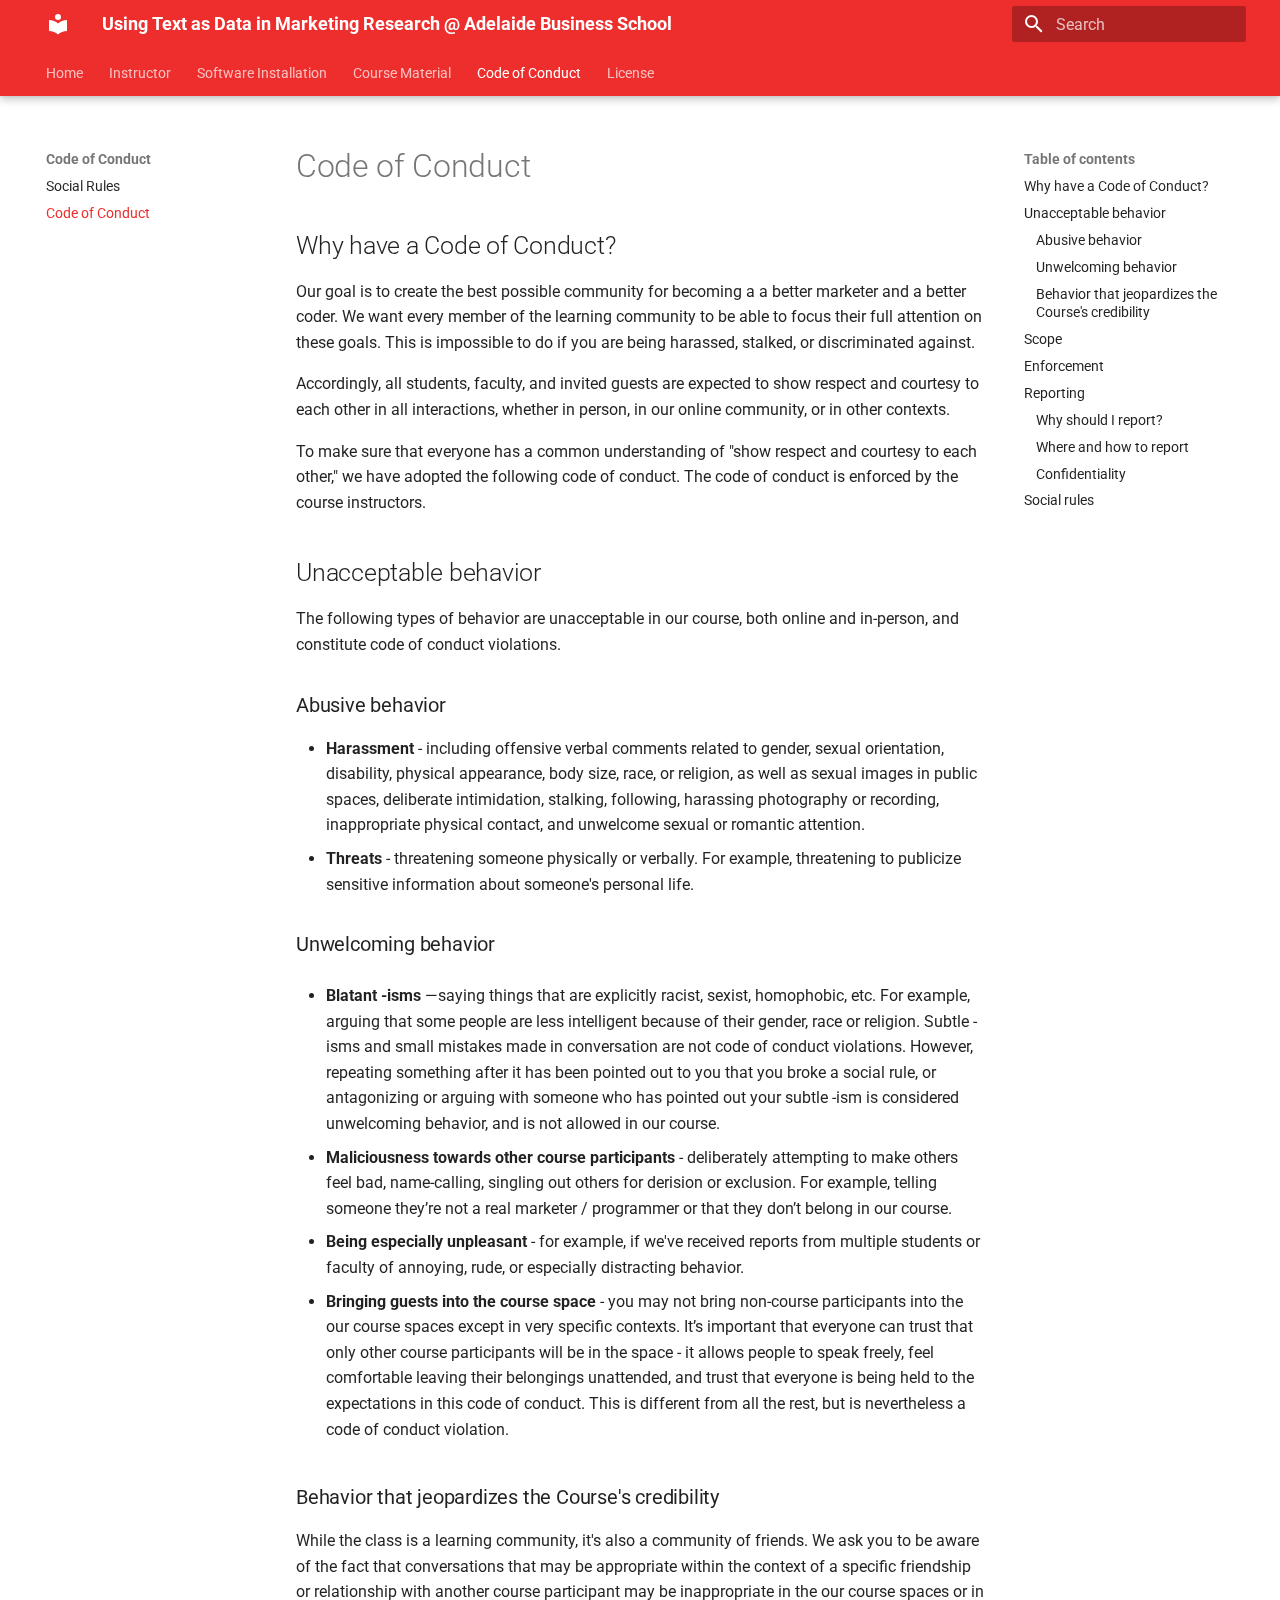
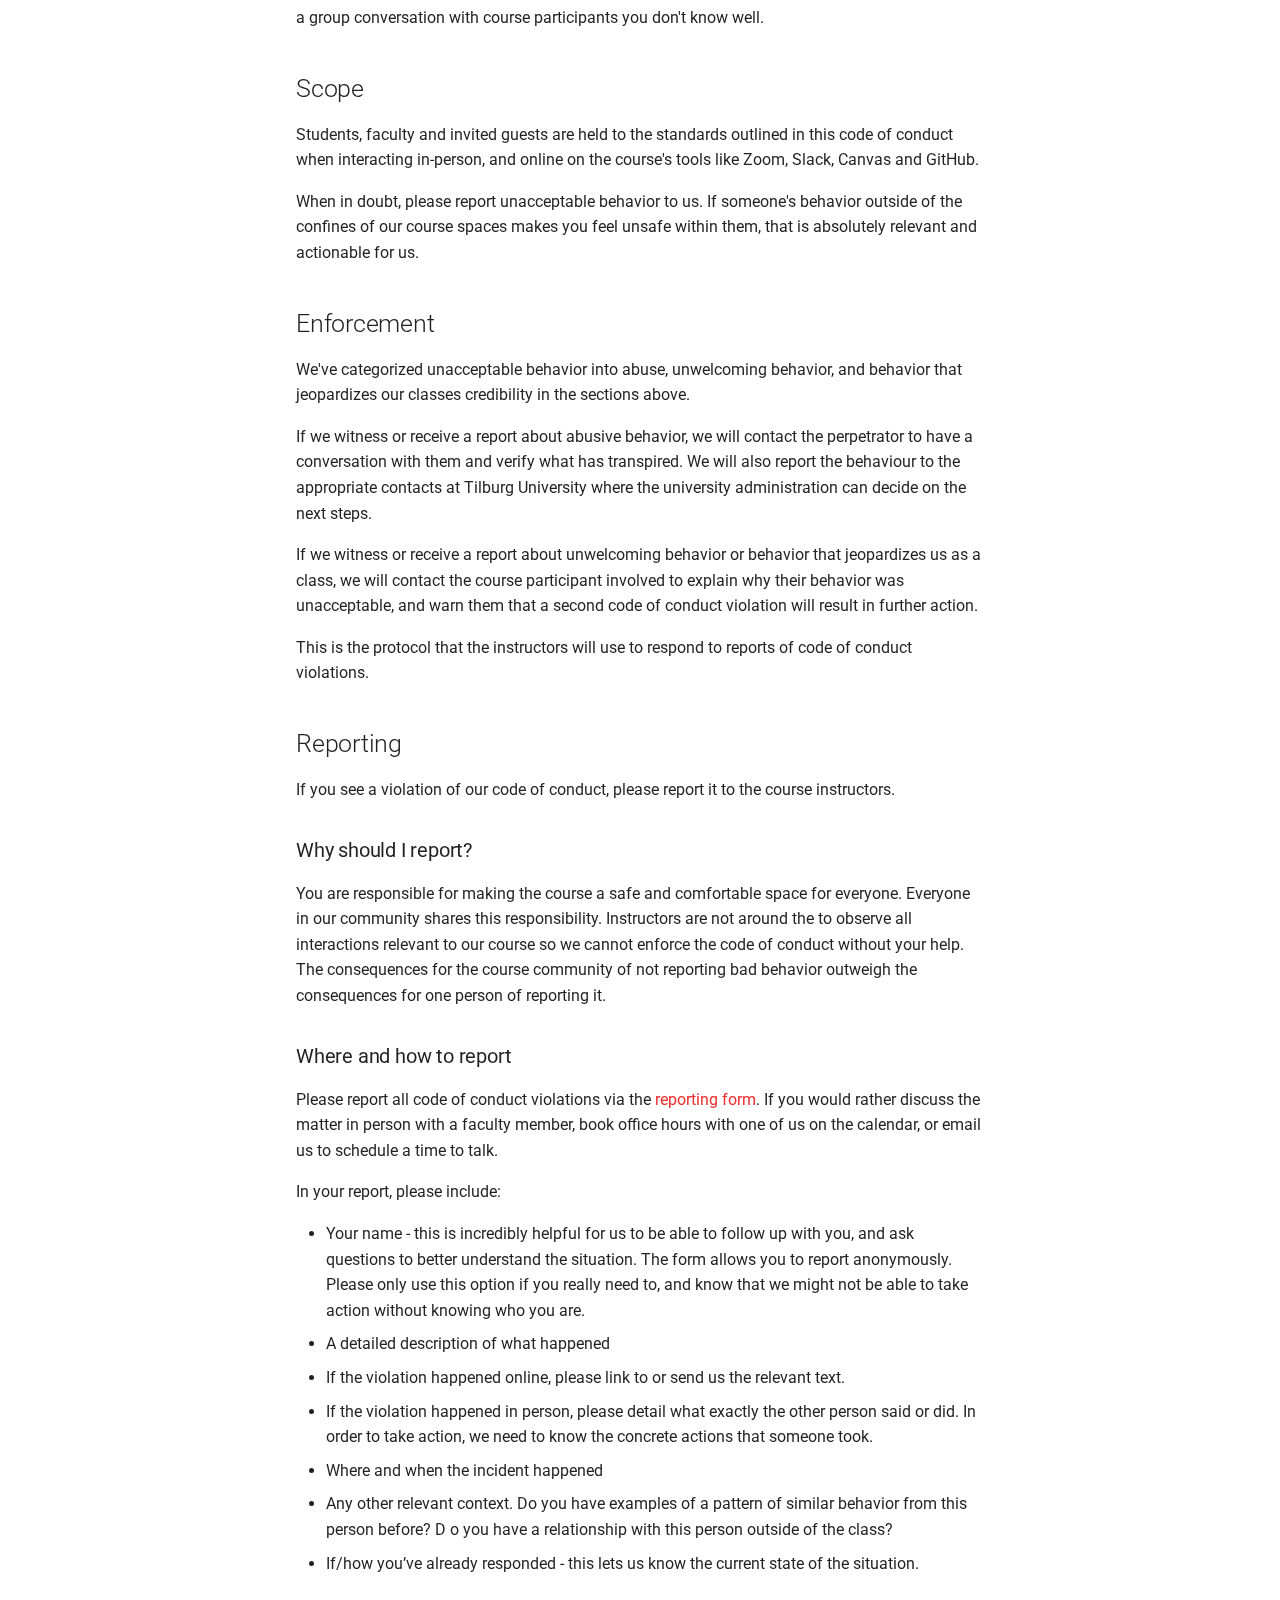
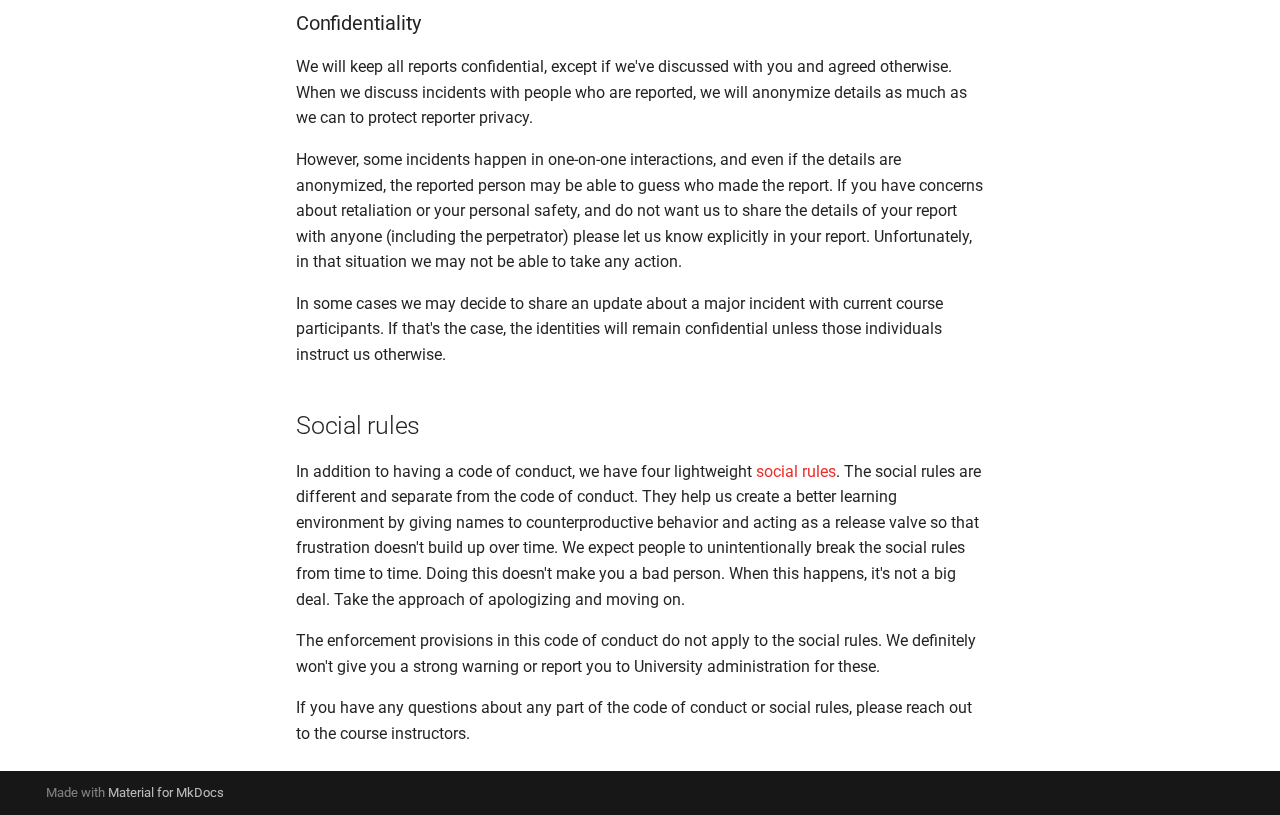
<file: conduct/conduct/index.html>
<!doctype html>
<html lang="en" class="no-js">
  <head>
    
      <meta charset="utf-8">
      <meta name="viewport" content="width=device-width,initial-scale=1">
      
      
      
      
        <link rel="prev" href="../social_rules/">
      
      
        <link rel="next" href="../../license/license/">
      
      <link rel="icon" href="../../assets/images/favicon.png">
      <meta name="generator" content="mkdocs-1.4.2, mkdocs-material-9.0.6">
    
    
      
        <title>Code of Conduct - Using Text as Data in Marketing Research @ Adelaide Business School</title>
      
    
    
      <link rel="stylesheet" href="../../assets/stylesheets/main.558e4712.min.css">
      
        
        <link rel="stylesheet" href="../../assets/stylesheets/palette.2505c338.min.css">
      
      

    
    
    
      
        
        
        <link rel="preconnect" href="https://fonts.gstatic.com" crossorigin>
        <link rel="stylesheet" href="https://fonts.googleapis.com/css?family=Roboto:300,300i,400,400i,700,700i%7CRoboto+Mono:400,400i,700,700i&display=fallback">
        <style>:root{--md-text-font:"Roboto";--md-code-font:"Roboto Mono"}</style>
      
    
    
      <link rel="stylesheet" href="../../stylesheets/extra.css">
    
    <script>__md_scope=new URL("../..",location),__md_hash=e=>[...e].reduce((e,_)=>(e<<5)-e+_.charCodeAt(0),0),__md_get=(e,_=localStorage,t=__md_scope)=>JSON.parse(_.getItem(t.pathname+"."+e)),__md_set=(e,_,t=localStorage,a=__md_scope)=>{try{t.setItem(a.pathname+"."+e,JSON.stringify(_))}catch(e){}}</script>
    
      

    
    
    
  </head>
  
  
    
    
    
    
    
    <body dir="ltr" data-md-color-scheme="default" data-md-color-primary="" data-md-color-accent="">
  
    
    
    <input class="md-toggle" data-md-toggle="drawer" type="checkbox" id="__drawer" autocomplete="off">
    <input class="md-toggle" data-md-toggle="search" type="checkbox" id="__search" autocomplete="off">
    <label class="md-overlay" for="__drawer"></label>
    <div data-md-component="skip">
      
        
        <a href="#why-have-a-code-of-conduct" class="md-skip">
          Skip to content
        </a>
      
    </div>
    <div data-md-component="announce">
      
    </div>
    
    
      

  

<header class="md-header md-header--lifted" data-md-component="header">
  <nav class="md-header__inner md-grid" aria-label="Header">
    <a href="../.." title="Using Text as Data in Marketing Research @ Adelaide Business School" class="md-header__button md-logo" aria-label="Using Text as Data in Marketing Research @ Adelaide Business School" data-md-component="logo">
      
  
  <svg xmlns="http://www.w3.org/2000/svg" viewBox="0 0 24 24"><path d="M12 8a3 3 0 0 0 3-3 3 3 0 0 0-3-3 3 3 0 0 0-3 3 3 3 0 0 0 3 3m0 3.54C9.64 9.35 6.5 8 3 8v11c3.5 0 6.64 1.35 9 3.54 2.36-2.19 5.5-3.54 9-3.54V8c-3.5 0-6.64 1.35-9 3.54Z"/></svg>

    </a>
    <label class="md-header__button md-icon" for="__drawer">
      <svg xmlns="http://www.w3.org/2000/svg" viewBox="0 0 24 24"><path d="M3 6h18v2H3V6m0 5h18v2H3v-2m0 5h18v2H3v-2Z"/></svg>
    </label>
    <div class="md-header__title" data-md-component="header-title">
      <div class="md-header__ellipsis">
        <div class="md-header__topic">
          <span class="md-ellipsis">
            Using Text as Data in Marketing Research @ Adelaide Business School
          </span>
        </div>
        <div class="md-header__topic" data-md-component="header-topic">
          <span class="md-ellipsis">
            
              Code of Conduct
            
          </span>
        </div>
      </div>
    </div>
    
    
    
      <label class="md-header__button md-icon" for="__search">
        <svg xmlns="http://www.w3.org/2000/svg" viewBox="0 0 24 24"><path d="M9.5 3A6.5 6.5 0 0 1 16 9.5c0 1.61-.59 3.09-1.56 4.23l.27.27h.79l5 5-1.5 1.5-5-5v-.79l-.27-.27A6.516 6.516 0 0 1 9.5 16 6.5 6.5 0 0 1 3 9.5 6.5 6.5 0 0 1 9.5 3m0 2C7 5 5 7 5 9.5S7 14 9.5 14 14 12 14 9.5 12 5 9.5 5Z"/></svg>
      </label>
      <div class="md-search" data-md-component="search" role="dialog">
  <label class="md-search__overlay" for="__search"></label>
  <div class="md-search__inner" role="search">
    <form class="md-search__form" name="search">
      <input type="text" class="md-search__input" name="query" aria-label="Search" placeholder="Search" autocapitalize="off" autocorrect="off" autocomplete="off" spellcheck="false" data-md-component="search-query" required>
      <label class="md-search__icon md-icon" for="__search">
        <svg xmlns="http://www.w3.org/2000/svg" viewBox="0 0 24 24"><path d="M9.5 3A6.5 6.5 0 0 1 16 9.5c0 1.61-.59 3.09-1.56 4.23l.27.27h.79l5 5-1.5 1.5-5-5v-.79l-.27-.27A6.516 6.516 0 0 1 9.5 16 6.5 6.5 0 0 1 3 9.5 6.5 6.5 0 0 1 9.5 3m0 2C7 5 5 7 5 9.5S7 14 9.5 14 14 12 14 9.5 12 5 9.5 5Z"/></svg>
        <svg xmlns="http://www.w3.org/2000/svg" viewBox="0 0 24 24"><path d="M20 11v2H8l5.5 5.5-1.42 1.42L4.16 12l7.92-7.92L13.5 5.5 8 11h12Z"/></svg>
      </label>
      <nav class="md-search__options" aria-label="Search">
        
        <button type="reset" class="md-search__icon md-icon" title="Clear" aria-label="Clear" tabindex="-1">
          <svg xmlns="http://www.w3.org/2000/svg" viewBox="0 0 24 24"><path d="M19 6.41 17.59 5 12 10.59 6.41 5 5 6.41 10.59 12 5 17.59 6.41 19 12 13.41 17.59 19 19 17.59 13.41 12 19 6.41Z"/></svg>
        </button>
      </nav>
      
    </form>
    <div class="md-search__output">
      <div class="md-search__scrollwrap" data-md-scrollfix>
        <div class="md-search-result" data-md-component="search-result">
          <div class="md-search-result__meta">
            Initializing search
          </div>
          <ol class="md-search-result__list" role="presentation"></ol>
        </div>
      </div>
    </div>
  </div>
</div>
    
    
  </nav>
  
    
      
<nav class="md-tabs" aria-label="Tabs" data-md-component="tabs">
  <div class="md-tabs__inner md-grid">
    <ul class="md-tabs__list">
      
        
  
  


  <li class="md-tabs__item">
    <a href="../.." class="md-tabs__link">
      Home
    </a>
  </li>

      
        
  
  


  <li class="md-tabs__item">
    <a href="../../instructor/" class="md-tabs__link">
      Instructor
    </a>
  </li>

      
        
  
  


  <li class="md-tabs__item">
    <a href="../../installation/" class="md-tabs__link">
      Software Installation
    </a>
  </li>

      
        
  
  


  <li class="md-tabs__item">
    <a href="../../course_material/" class="md-tabs__link">
      Course Material
    </a>
  </li>

      
        
  
  
    
  


  
  
  
    <li class="md-tabs__item">
      <a href="../social_rules/" class="md-tabs__link md-tabs__link--active">
        Code of Conduct
      </a>
    </li>
  

      
        
  
  


  
  
  
    <li class="md-tabs__item">
      <a href="../../license/license/" class="md-tabs__link">
        License
      </a>
    </li>
  

      
    </ul>
  </div>
</nav>
    
  
</header>
    
    <div class="md-container" data-md-component="container">
      
      
        
      
      <main class="md-main" data-md-component="main">
        <div class="md-main__inner md-grid">
          
            
              
              <div class="md-sidebar md-sidebar--primary" data-md-component="sidebar" data-md-type="navigation" >
                <div class="md-sidebar__scrollwrap">
                  <div class="md-sidebar__inner">
                    

  


<nav class="md-nav md-nav--primary md-nav--lifted" aria-label="Navigation" data-md-level="0">
  <label class="md-nav__title" for="__drawer">
    <a href="../.." title="Using Text as Data in Marketing Research @ Adelaide Business School" class="md-nav__button md-logo" aria-label="Using Text as Data in Marketing Research @ Adelaide Business School" data-md-component="logo">
      
  
  <svg xmlns="http://www.w3.org/2000/svg" viewBox="0 0 24 24"><path d="M12 8a3 3 0 0 0 3-3 3 3 0 0 0-3-3 3 3 0 0 0-3 3 3 3 0 0 0 3 3m0 3.54C9.64 9.35 6.5 8 3 8v11c3.5 0 6.64 1.35 9 3.54 2.36-2.19 5.5-3.54 9-3.54V8c-3.5 0-6.64 1.35-9 3.54Z"/></svg>

    </a>
    Using Text as Data in Marketing Research @ Adelaide Business School
  </label>
  
  <ul class="md-nav__list" data-md-scrollfix>
    
      
      
      

  
  
  
    <li class="md-nav__item">
      <a href="../.." class="md-nav__link">
        Home
      </a>
    </li>
  

    
      
      
      

  
  
  
    <li class="md-nav__item">
      <a href="../../instructor/" class="md-nav__link">
        Instructor
      </a>
    </li>
  

    
      
      
      

  
  
  
    <li class="md-nav__item">
      <a href="../../installation/" class="md-nav__link">
        Software Installation
      </a>
    </li>
  

    
      
      
      

  
  
  
    <li class="md-nav__item">
      <a href="../../course_material/" class="md-nav__link">
        Course Material
      </a>
    </li>
  

    
      
      
      

  
  
    
  
  
    
    <li class="md-nav__item md-nav__item--active md-nav__item--nested">
      
      
      
      
      <input class="md-nav__toggle md-toggle " data-md-toggle="__nav_5" type="checkbox" id="__nav_5" checked>
      
      
      
        <label class="md-nav__link" for="__nav_5" tabindex="0" aria-expanded="true">
          Code of Conduct
          <span class="md-nav__icon md-icon"></span>
        </label>
      
      <nav class="md-nav" aria-label="Code of Conduct" data-md-level="1">
        <label class="md-nav__title" for="__nav_5">
          <span class="md-nav__icon md-icon"></span>
          Code of Conduct
        </label>
        <ul class="md-nav__list" data-md-scrollfix>
          
            
              
  
  
  
    <li class="md-nav__item">
      <a href="../social_rules/" class="md-nav__link">
        Social Rules
      </a>
    </li>
  

            
          
            
              
  
  
    
  
  
    <li class="md-nav__item md-nav__item--active">
      
      <input class="md-nav__toggle md-toggle" data-md-toggle="toc" type="checkbox" id="__toc">
      
      
      
        <label class="md-nav__link md-nav__link--active" for="__toc">
          Code of Conduct
          <span class="md-nav__icon md-icon"></span>
        </label>
      
      <a href="./" class="md-nav__link md-nav__link--active">
        Code of Conduct
      </a>
      
        

<nav class="md-nav md-nav--secondary" aria-label="Table of contents">
  
  
  
  
    <label class="md-nav__title" for="__toc">
      <span class="md-nav__icon md-icon"></span>
      Table of contents
    </label>
    <ul class="md-nav__list" data-md-component="toc" data-md-scrollfix>
      
        <li class="md-nav__item">
  <a href="#why-have-a-code-of-conduct" class="md-nav__link">
    Why have a Code of Conduct?
  </a>
  
</li>
      
        <li class="md-nav__item">
  <a href="#unacceptable-behavior" class="md-nav__link">
    Unacceptable behavior
  </a>
  
    <nav class="md-nav" aria-label="Unacceptable behavior">
      <ul class="md-nav__list">
        
          <li class="md-nav__item">
  <a href="#abusive-behavior" class="md-nav__link">
    Abusive behavior
  </a>
  
</li>
        
          <li class="md-nav__item">
  <a href="#unwelcoming-behavior" class="md-nav__link">
    Unwelcoming behavior
  </a>
  
</li>
        
          <li class="md-nav__item">
  <a href="#behavior-that-jeopardizes-the-courses-credibility" class="md-nav__link">
    Behavior that jeopardizes the Course's credibility
  </a>
  
</li>
        
      </ul>
    </nav>
  
</li>
      
        <li class="md-nav__item">
  <a href="#scope" class="md-nav__link">
    Scope
  </a>
  
</li>
      
        <li class="md-nav__item">
  <a href="#enforcement" class="md-nav__link">
    Enforcement
  </a>
  
</li>
      
        <li class="md-nav__item">
  <a href="#reporting" class="md-nav__link">
    Reporting
  </a>
  
    <nav class="md-nav" aria-label="Reporting">
      <ul class="md-nav__list">
        
          <li class="md-nav__item">
  <a href="#why-should-i-report" class="md-nav__link">
    Why should I report?
  </a>
  
</li>
        
          <li class="md-nav__item">
  <a href="#where-and-how-to-report" class="md-nav__link">
    Where and how to report
  </a>
  
</li>
        
          <li class="md-nav__item">
  <a href="#confidentiality" class="md-nav__link">
    Confidentiality
  </a>
  
</li>
        
      </ul>
    </nav>
  
</li>
      
        <li class="md-nav__item">
  <a href="#social-rules" class="md-nav__link">
    Social rules
  </a>
  
</li>
      
    </ul>
  
</nav>
      
    </li>
  

            
          
        </ul>
      </nav>
    </li>
  

    
      
      
      

  
  
  
    
    <li class="md-nav__item md-nav__item--nested">
      
      
      
      
      <input class="md-nav__toggle md-toggle " data-md-toggle="__nav_6" type="checkbox" id="__nav_6" >
      
      
      
        <label class="md-nav__link" for="__nav_6" tabindex="0" aria-expanded="false">
          License
          <span class="md-nav__icon md-icon"></span>
        </label>
      
      <nav class="md-nav" aria-label="License" data-md-level="1">
        <label class="md-nav__title" for="__nav_6">
          <span class="md-nav__icon md-icon"></span>
          License
        </label>
        <ul class="md-nav__list" data-md-scrollfix>
          
            
              
  
  
  
    <li class="md-nav__item">
      <a href="../../license/license/" class="md-nav__link">
        License
      </a>
    </li>
  

            
          
            
              
  
  
  
    <li class="md-nav__item">
      <a href="../../license/citation.md" class="md-nav__link">
        Citation
      </a>
    </li>
  

            
          
        </ul>
      </nav>
    </li>
  

    
  </ul>
</nav>
                  </div>
                </div>
              </div>
            
            
              
              <div class="md-sidebar md-sidebar--secondary" data-md-component="sidebar" data-md-type="toc" >
                <div class="md-sidebar__scrollwrap">
                  <div class="md-sidebar__inner">
                    

<nav class="md-nav md-nav--secondary" aria-label="Table of contents">
  
  
  
  
    <label class="md-nav__title" for="__toc">
      <span class="md-nav__icon md-icon"></span>
      Table of contents
    </label>
    <ul class="md-nav__list" data-md-component="toc" data-md-scrollfix>
      
        <li class="md-nav__item">
  <a href="#why-have-a-code-of-conduct" class="md-nav__link">
    Why have a Code of Conduct?
  </a>
  
</li>
      
        <li class="md-nav__item">
  <a href="#unacceptable-behavior" class="md-nav__link">
    Unacceptable behavior
  </a>
  
    <nav class="md-nav" aria-label="Unacceptable behavior">
      <ul class="md-nav__list">
        
          <li class="md-nav__item">
  <a href="#abusive-behavior" class="md-nav__link">
    Abusive behavior
  </a>
  
</li>
        
          <li class="md-nav__item">
  <a href="#unwelcoming-behavior" class="md-nav__link">
    Unwelcoming behavior
  </a>
  
</li>
        
          <li class="md-nav__item">
  <a href="#behavior-that-jeopardizes-the-courses-credibility" class="md-nav__link">
    Behavior that jeopardizes the Course's credibility
  </a>
  
</li>
        
      </ul>
    </nav>
  
</li>
      
        <li class="md-nav__item">
  <a href="#scope" class="md-nav__link">
    Scope
  </a>
  
</li>
      
        <li class="md-nav__item">
  <a href="#enforcement" class="md-nav__link">
    Enforcement
  </a>
  
</li>
      
        <li class="md-nav__item">
  <a href="#reporting" class="md-nav__link">
    Reporting
  </a>
  
    <nav class="md-nav" aria-label="Reporting">
      <ul class="md-nav__list">
        
          <li class="md-nav__item">
  <a href="#why-should-i-report" class="md-nav__link">
    Why should I report?
  </a>
  
</li>
        
          <li class="md-nav__item">
  <a href="#where-and-how-to-report" class="md-nav__link">
    Where and how to report
  </a>
  
</li>
        
          <li class="md-nav__item">
  <a href="#confidentiality" class="md-nav__link">
    Confidentiality
  </a>
  
</li>
        
      </ul>
    </nav>
  
</li>
      
        <li class="md-nav__item">
  <a href="#social-rules" class="md-nav__link">
    Social rules
  </a>
  
</li>
      
    </ul>
  
</nav>
                  </div>
                </div>
              </div>
            
          
          
            <div class="md-content" data-md-component="content">
              <article class="md-content__inner md-typeset">
                
                  



  <h1>Code of Conduct</h1>

<h2 id="why-have-a-code-of-conduct">Why have a Code of Conduct?</h2>
<p>Our goal is to create the best possible community for becoming a a better marketer and a better coder. 
We want every member of the learning community to be able to focus their full attention on these goals.
This is impossible to do if you are being harassed, stalked, or discriminated against.</p>
<p>Accordingly, all students, faculty, and invited guests are expected to show respect and courtesy to each other in all interactions, whether in person, in our online community, or in other contexts.</p>
<p>To make sure that everyone has a common understanding of "show respect and courtesy to each other," we have adopted the following code of conduct. 
The code of conduct is enforced by the course instructors.</p>
<h2 id="unacceptable-behavior">Unacceptable behavior</h2>
<p>The following types of behavior are unacceptable in our course, both online and in-person, and constitute code of conduct violations.</p>
<h3 id="abusive-behavior">Abusive behavior</h3>
<ul>
<li><strong>Harassment</strong> - including offensive verbal comments related to gender, sexual orientation, disability, physical appearance, body size, race, or religion, as well as sexual images in public spaces, deliberate intimidation, stalking, following, harassing photography or recording, inappropriate physical contact, and unwelcome sexual or romantic attention.</li>
<li><strong>Threats</strong>  - threatening someone physically or verbally. 
  For example, threatening to publicize sensitive information about someone's personal life.</li>
</ul>
<h3 id="unwelcoming-behavior">Unwelcoming behavior</h3>
<ul>
<li>
<p><strong>Blatant -isms</strong> —saying things that are explicitly racist, sexist, homophobic, etc. For example, arguing that some people are less intelligent because of their gender, race or religion. 
  Subtle -isms and small mistakes made in conversation are not code of conduct violations. 
  However, repeating something after it has been pointed out to you that you broke a social rule, or antagonizing or arguing with someone who has pointed out your subtle -ism is considered unwelcoming behavior, and is not allowed in our course.</p>
</li>
<li>
<p><strong>Maliciousness towards other course participants</strong>  - deliberately attempting to make others feel bad, name-calling, singling out others for derision or exclusion. 
  For example, telling someone they’re not a real marketer / programmer or that they don’t belong in our course.</p>
</li>
<li>
<p><strong>Being especially unpleasant</strong> - for example, if we've received reports from multiple students or faculty of annoying, rude, or especially distracting behavior.</p>
</li>
<li>
<p><strong>Bringing guests into the course space</strong>  - you may not bring non-course participants into the our course spaces except in very specific contexts.
  It’s important that everyone can trust that only other course participants will be in the space - it allows people to speak freely, feel comfortable leaving their belongings unattended, and trust that everyone is being held to the expectations in this code of conduct. 
  This is different from all the rest, but is nevertheless a code of conduct violation.</p>
</li>
</ul>
<h3 id="behavior-that-jeopardizes-the-courses-credibility">Behavior that jeopardizes the Course's credibility</h3>
<p>While the class is a learning community, it's also a community of friends. 
We ask you to be aware of the fact that conversations that may be appropriate within the context of a specific friendship or relationship with another course participant may be inappropriate in the our course spaces or in a group conversation with course participants you don't know well.</p>
<h2 id="scope">Scope</h2>
<p>Students, faculty and invited guests are held to the standards outlined in this code of conduct when interacting in-person, and online on the course's tools like Zoom, Slack, Canvas and GitHub.</p>
<p>When in doubt, please report unacceptable behavior to us. 
If someone's behavior outside of the confines of our course spaces makes you feel unsafe within them, that is absolutely relevant and actionable for us.</p>
<h2 id="enforcement">Enforcement</h2>
<p>We've categorized unacceptable behavior into abuse, unwelcoming behavior, and behavior that jeopardizes our classes credibility in the sections above.</p>
<p>If we witness or receive a report about abusive behavior, we will contact the perpetrator to have a conversation with them and verify what has transpired.
We will also report the behaviour to the appropriate contacts at Tilburg University where the university administration can decide on the next steps.</p>
<p>If we witness or receive a report about unwelcoming behavior or behavior that jeopardizes us as a class, we will contact the course participant involved to explain why their behavior was unacceptable, and warn them that a second code of conduct violation will result in further action.</p>
<p>This is the protocol that the instructors will use to respond to reports of code of conduct violations.</p>
<h2 id="reporting">Reporting</h2>
<p>If you see a violation of our code of conduct, please report it to the course instructors.</p>
<h3 id="why-should-i-report">Why should I report?</h3>
<p>You are responsible for making the course a safe and comfortable space for everyone. 
Everyone in our community shares this responsibility. 
Instructors are not around the to observe all interactions relevant to our course so we cannot enforce the code of conduct without your help.
The consequences for the course community of not reporting bad behavior outweigh the consequences for one person of reporting it. </p>
<h3 id="where-and-how-to-report">Where and how to report</h3>
<p>Please report all code of conduct violations via the <a href="https://forms.gle/4gUq34QgsyhPGgFC6">reporting form</a>. 
If you would rather discuss the matter in person with a faculty member, book office hours with one of us on the calendar, or email us to schedule a time to talk.</p>
<p>In your report, please include:</p>
<ul>
<li>Your name - this is incredibly helpful for us to be able to follow up with you, and ask questions to better understand the situation. 
  The form allows you to report anonymously. 
  Please only use this option if you really need to, and know that we might not be able to take action without knowing who you are. </li>
<li>A detailed description of what happened</li>
<li>If the violation happened online, please link to or send us the relevant text.</li>
<li>If the violation happened in person, please detail what exactly the other person said or did. 
  In order to take action, we need to know the concrete actions that someone took.</li>
<li>Where and when the incident happened</li>
<li>Any other relevant context. 
  Do you have examples of a pattern of similar behavior from this person before? D
  o you have a relationship with this person outside of the class?</li>
<li>If/how you’ve already responded - this lets us know the current state of the situation.</li>
</ul>
<h3 id="confidentiality">Confidentiality</h3>
<p>We will keep all reports confidential, except if we've discussed with you and agreed otherwise. 
When we discuss incidents with people who are reported, we will anonymize details as much as we can to protect reporter privacy.</p>
<p>However, some incidents happen in one-on-one interactions, and even if the details are anonymized, the reported person may be able to guess who made the report. 
If you have concerns about retaliation or your personal safety, and do not want us to share the details of your report with anyone (including the perpetrator) please let us know explicitly in your report. 
Unfortunately, in that situation we may not be able to take any action.</p>
<p>In some cases we may decide to share an update about a major incident with current course participants.
If that's the case, the identities will remain confidential unless those individuals instruct us otherwise.</p>
<h2 id="social-rules">Social rules</h2>
<p>In addition to having a code of conduct, we have four lightweight <a href="../social_rules">social rules</a>. 
The social rules are different and separate from the code of conduct. 
They help us create a better learning environment by giving names to counterproductive behavior and acting as a release valve so that frustration doesn't build up over time. 
We expect people to unintentionally break the social rules from time to time. 
Doing this doesn't make you a bad person. 
When this happens, it's not a big deal.
Take the approach of apologizing and moving on.</p>
<p>The enforcement provisions in this code of conduct do not apply to the social rules. 
We definitely won't give you a strong warning or report you to University administration for these.</p>
<p>If you have any questions about any part of the code of conduct or social rules, please reach out to the course instructors.</p>





                
              </article>
            </div>
          
          
        </div>
        
      </main>
      
        <footer class="md-footer">
  
  <div class="md-footer-meta md-typeset">
    <div class="md-footer-meta__inner md-grid">
      <div class="md-copyright">
  
  
    Made with
    <a href="https://squidfunk.github.io/mkdocs-material/" target="_blank" rel="noopener">
      Material for MkDocs
    </a>
  
</div>
      
    </div>
  </div>
</footer>
      
    </div>
    <div class="md-dialog" data-md-component="dialog">
      <div class="md-dialog__inner md-typeset"></div>
    </div>
    
    <script id="__config" type="application/json">{"base": "../..", "features": ["navigation.tabs", "navigation.tabs.sticky"], "search": "../../assets/javascripts/workers/search.e5c33ebb.min.js", "translations": {"clipboard.copied": "Copied to clipboard", "clipboard.copy": "Copy to clipboard", "search.result.more.one": "1 more on this page", "search.result.more.other": "# more on this page", "search.result.none": "No matching documents", "search.result.one": "1 matching document", "search.result.other": "# matching documents", "search.result.placeholder": "Type to start searching", "search.result.term.missing": "Missing", "select.version": "Select version"}}</script>
    
    
      <script src="../../assets/javascripts/bundle.51d95adb.min.js"></script>
      
    
  </body>
</html>
</file>
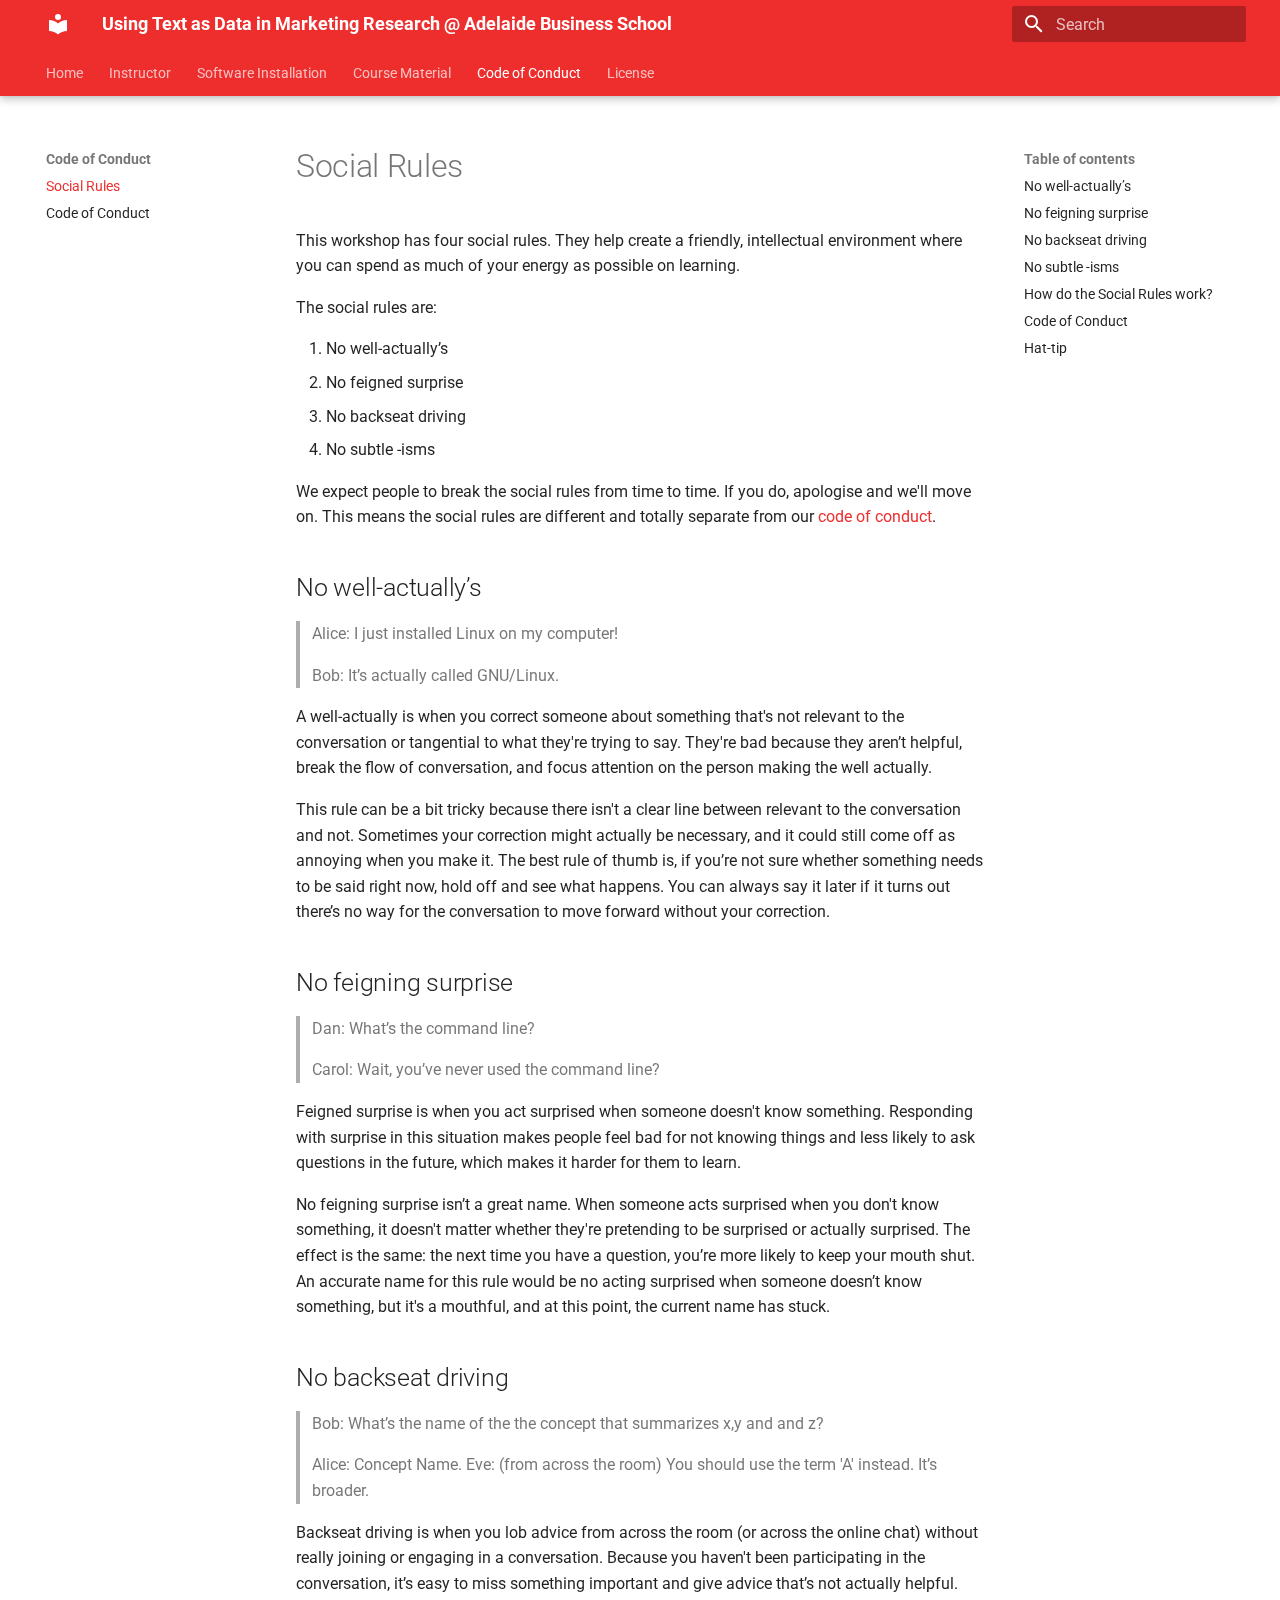
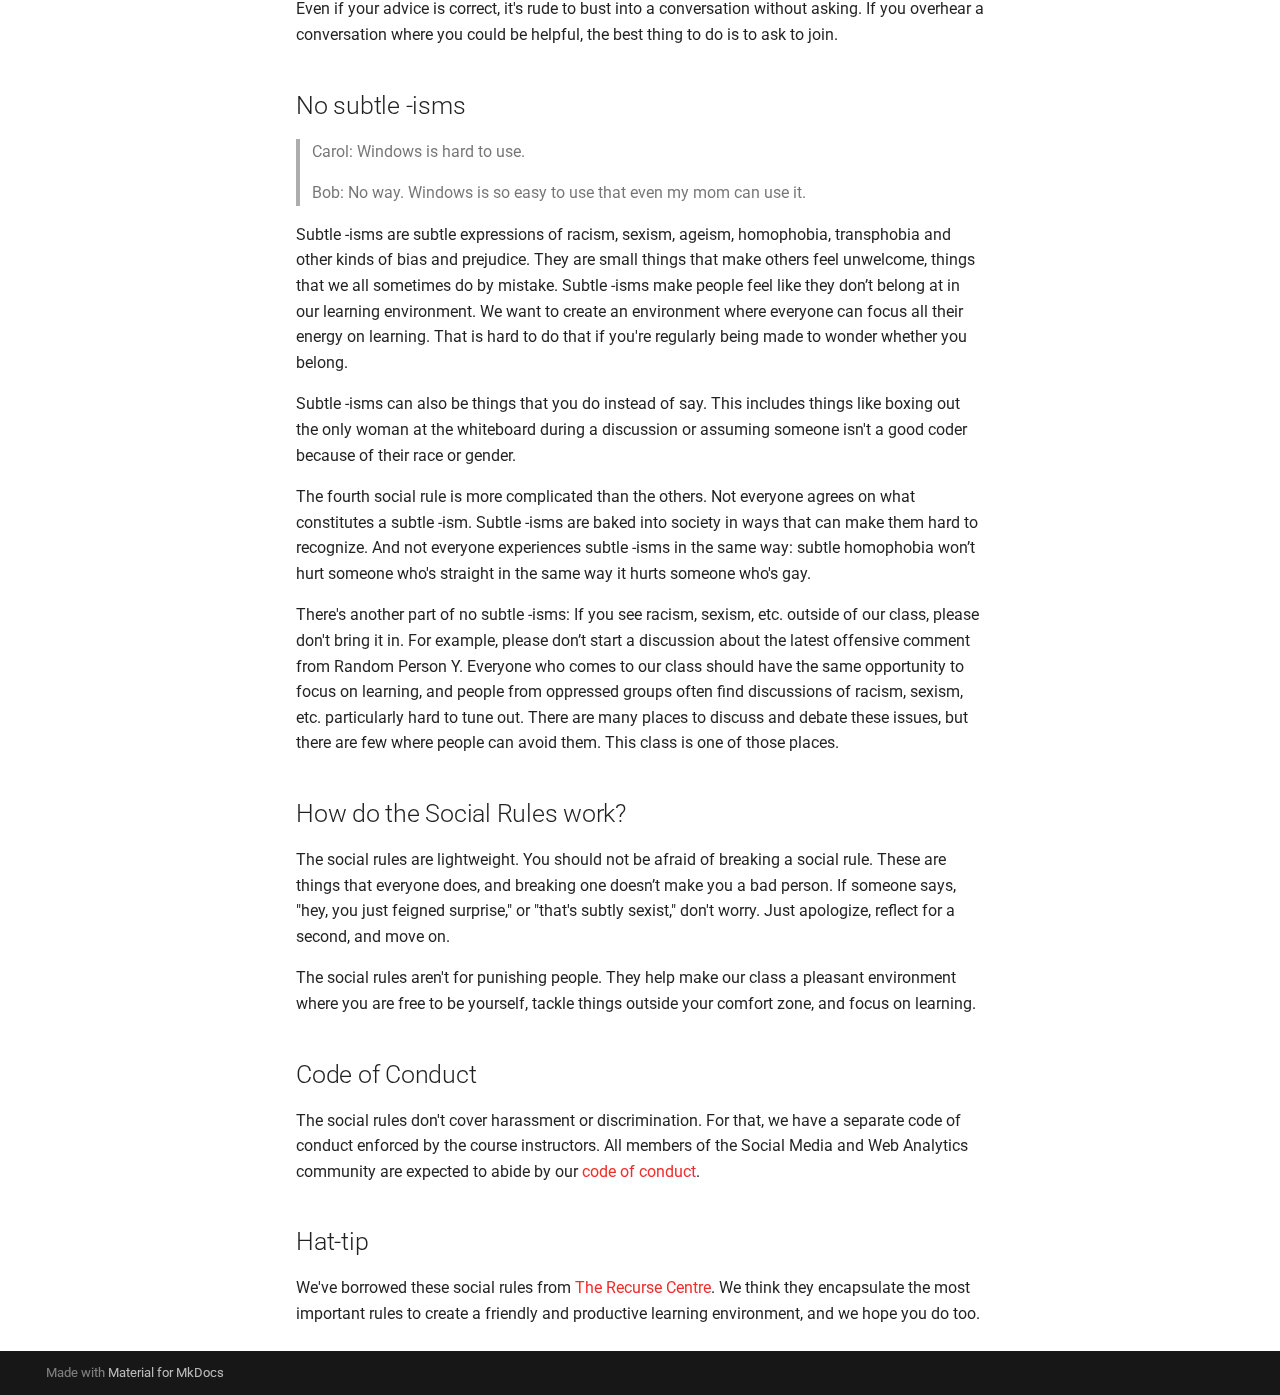
<file: conduct/social_rules/index.html>
<!doctype html>
<html lang="en" class="no-js">
  <head>
    
      <meta charset="utf-8">
      <meta name="viewport" content="width=device-width,initial-scale=1">
      
      
      
      
        <link rel="prev" href="../../course_material/">
      
      
        <link rel="next" href="../conduct/">
      
      <link rel="icon" href="../../assets/images/favicon.png">
      <meta name="generator" content="mkdocs-1.4.2, mkdocs-material-9.0.6">
    
    
      
        <title>Social Rules - Using Text as Data in Marketing Research @ Adelaide Business School</title>
      
    
    
      <link rel="stylesheet" href="../../assets/stylesheets/main.558e4712.min.css">
      
        
        <link rel="stylesheet" href="../../assets/stylesheets/palette.2505c338.min.css">
      
      

    
    
    
      
        
        
        <link rel="preconnect" href="https://fonts.gstatic.com" crossorigin>
        <link rel="stylesheet" href="https://fonts.googleapis.com/css?family=Roboto:300,300i,400,400i,700,700i%7CRoboto+Mono:400,400i,700,700i&display=fallback">
        <style>:root{--md-text-font:"Roboto";--md-code-font:"Roboto Mono"}</style>
      
    
    
      <link rel="stylesheet" href="../../stylesheets/extra.css">
    
    <script>__md_scope=new URL("../..",location),__md_hash=e=>[...e].reduce((e,_)=>(e<<5)-e+_.charCodeAt(0),0),__md_get=(e,_=localStorage,t=__md_scope)=>JSON.parse(_.getItem(t.pathname+"."+e)),__md_set=(e,_,t=localStorage,a=__md_scope)=>{try{t.setItem(a.pathname+"."+e,JSON.stringify(_))}catch(e){}}</script>
    
      

    
    
    
  </head>
  
  
    
    
    
    
    
    <body dir="ltr" data-md-color-scheme="default" data-md-color-primary="" data-md-color-accent="">
  
    
    
    <input class="md-toggle" data-md-toggle="drawer" type="checkbox" id="__drawer" autocomplete="off">
    <input class="md-toggle" data-md-toggle="search" type="checkbox" id="__search" autocomplete="off">
    <label class="md-overlay" for="__drawer"></label>
    <div data-md-component="skip">
      
        
        <a href="#social-rules" class="md-skip">
          Skip to content
        </a>
      
    </div>
    <div data-md-component="announce">
      
    </div>
    
    
      

  

<header class="md-header md-header--lifted" data-md-component="header">
  <nav class="md-header__inner md-grid" aria-label="Header">
    <a href="../.." title="Using Text as Data in Marketing Research @ Adelaide Business School" class="md-header__button md-logo" aria-label="Using Text as Data in Marketing Research @ Adelaide Business School" data-md-component="logo">
      
  
  <svg xmlns="http://www.w3.org/2000/svg" viewBox="0 0 24 24"><path d="M12 8a3 3 0 0 0 3-3 3 3 0 0 0-3-3 3 3 0 0 0-3 3 3 3 0 0 0 3 3m0 3.54C9.64 9.35 6.5 8 3 8v11c3.5 0 6.64 1.35 9 3.54 2.36-2.19 5.5-3.54 9-3.54V8c-3.5 0-6.64 1.35-9 3.54Z"/></svg>

    </a>
    <label class="md-header__button md-icon" for="__drawer">
      <svg xmlns="http://www.w3.org/2000/svg" viewBox="0 0 24 24"><path d="M3 6h18v2H3V6m0 5h18v2H3v-2m0 5h18v2H3v-2Z"/></svg>
    </label>
    <div class="md-header__title" data-md-component="header-title">
      <div class="md-header__ellipsis">
        <div class="md-header__topic">
          <span class="md-ellipsis">
            Using Text as Data in Marketing Research @ Adelaide Business School
          </span>
        </div>
        <div class="md-header__topic" data-md-component="header-topic">
          <span class="md-ellipsis">
            
              Social Rules
            
          </span>
        </div>
      </div>
    </div>
    
    
    
      <label class="md-header__button md-icon" for="__search">
        <svg xmlns="http://www.w3.org/2000/svg" viewBox="0 0 24 24"><path d="M9.5 3A6.5 6.5 0 0 1 16 9.5c0 1.61-.59 3.09-1.56 4.23l.27.27h.79l5 5-1.5 1.5-5-5v-.79l-.27-.27A6.516 6.516 0 0 1 9.5 16 6.5 6.5 0 0 1 3 9.5 6.5 6.5 0 0 1 9.5 3m0 2C7 5 5 7 5 9.5S7 14 9.5 14 14 12 14 9.5 12 5 9.5 5Z"/></svg>
      </label>
      <div class="md-search" data-md-component="search" role="dialog">
  <label class="md-search__overlay" for="__search"></label>
  <div class="md-search__inner" role="search">
    <form class="md-search__form" name="search">
      <input type="text" class="md-search__input" name="query" aria-label="Search" placeholder="Search" autocapitalize="off" autocorrect="off" autocomplete="off" spellcheck="false" data-md-component="search-query" required>
      <label class="md-search__icon md-icon" for="__search">
        <svg xmlns="http://www.w3.org/2000/svg" viewBox="0 0 24 24"><path d="M9.5 3A6.5 6.5 0 0 1 16 9.5c0 1.61-.59 3.09-1.56 4.23l.27.27h.79l5 5-1.5 1.5-5-5v-.79l-.27-.27A6.516 6.516 0 0 1 9.5 16 6.5 6.5 0 0 1 3 9.5 6.5 6.5 0 0 1 9.5 3m0 2C7 5 5 7 5 9.5S7 14 9.5 14 14 12 14 9.5 12 5 9.5 5Z"/></svg>
        <svg xmlns="http://www.w3.org/2000/svg" viewBox="0 0 24 24"><path d="M20 11v2H8l5.5 5.5-1.42 1.42L4.16 12l7.92-7.92L13.5 5.5 8 11h12Z"/></svg>
      </label>
      <nav class="md-search__options" aria-label="Search">
        
        <button type="reset" class="md-search__icon md-icon" title="Clear" aria-label="Clear" tabindex="-1">
          <svg xmlns="http://www.w3.org/2000/svg" viewBox="0 0 24 24"><path d="M19 6.41 17.59 5 12 10.59 6.41 5 5 6.41 10.59 12 5 17.59 6.41 19 12 13.41 17.59 19 19 17.59 13.41 12 19 6.41Z"/></svg>
        </button>
      </nav>
      
    </form>
    <div class="md-search__output">
      <div class="md-search__scrollwrap" data-md-scrollfix>
        <div class="md-search-result" data-md-component="search-result">
          <div class="md-search-result__meta">
            Initializing search
          </div>
          <ol class="md-search-result__list" role="presentation"></ol>
        </div>
      </div>
    </div>
  </div>
</div>
    
    
  </nav>
  
    
      
<nav class="md-tabs" aria-label="Tabs" data-md-component="tabs">
  <div class="md-tabs__inner md-grid">
    <ul class="md-tabs__list">
      
        
  
  


  <li class="md-tabs__item">
    <a href="../.." class="md-tabs__link">
      Home
    </a>
  </li>

      
        
  
  


  <li class="md-tabs__item">
    <a href="../../instructor/" class="md-tabs__link">
      Instructor
    </a>
  </li>

      
        
  
  


  <li class="md-tabs__item">
    <a href="../../installation/" class="md-tabs__link">
      Software Installation
    </a>
  </li>

      
        
  
  


  <li class="md-tabs__item">
    <a href="../../course_material/" class="md-tabs__link">
      Course Material
    </a>
  </li>

      
        
  
  
    
  


  
  
  
    <li class="md-tabs__item">
      <a href="./" class="md-tabs__link md-tabs__link--active">
        Code of Conduct
      </a>
    </li>
  

      
        
  
  


  
  
  
    <li class="md-tabs__item">
      <a href="../../license/license/" class="md-tabs__link">
        License
      </a>
    </li>
  

      
    </ul>
  </div>
</nav>
    
  
</header>
    
    <div class="md-container" data-md-component="container">
      
      
        
      
      <main class="md-main" data-md-component="main">
        <div class="md-main__inner md-grid">
          
            
              
              <div class="md-sidebar md-sidebar--primary" data-md-component="sidebar" data-md-type="navigation" >
                <div class="md-sidebar__scrollwrap">
                  <div class="md-sidebar__inner">
                    

  


<nav class="md-nav md-nav--primary md-nav--lifted" aria-label="Navigation" data-md-level="0">
  <label class="md-nav__title" for="__drawer">
    <a href="../.." title="Using Text as Data in Marketing Research @ Adelaide Business School" class="md-nav__button md-logo" aria-label="Using Text as Data in Marketing Research @ Adelaide Business School" data-md-component="logo">
      
  
  <svg xmlns="http://www.w3.org/2000/svg" viewBox="0 0 24 24"><path d="M12 8a3 3 0 0 0 3-3 3 3 0 0 0-3-3 3 3 0 0 0-3 3 3 3 0 0 0 3 3m0 3.54C9.64 9.35 6.5 8 3 8v11c3.5 0 6.64 1.35 9 3.54 2.36-2.19 5.5-3.54 9-3.54V8c-3.5 0-6.64 1.35-9 3.54Z"/></svg>

    </a>
    Using Text as Data in Marketing Research @ Adelaide Business School
  </label>
  
  <ul class="md-nav__list" data-md-scrollfix>
    
      
      
      

  
  
  
    <li class="md-nav__item">
      <a href="../.." class="md-nav__link">
        Home
      </a>
    </li>
  

    
      
      
      

  
  
  
    <li class="md-nav__item">
      <a href="../../instructor/" class="md-nav__link">
        Instructor
      </a>
    </li>
  

    
      
      
      

  
  
  
    <li class="md-nav__item">
      <a href="../../installation/" class="md-nav__link">
        Software Installation
      </a>
    </li>
  

    
      
      
      

  
  
  
    <li class="md-nav__item">
      <a href="../../course_material/" class="md-nav__link">
        Course Material
      </a>
    </li>
  

    
      
      
      

  
  
    
  
  
    
    <li class="md-nav__item md-nav__item--active md-nav__item--nested">
      
      
      
      
      <input class="md-nav__toggle md-toggle " data-md-toggle="__nav_5" type="checkbox" id="__nav_5" checked>
      
      
      
        <label class="md-nav__link" for="__nav_5" tabindex="0" aria-expanded="true">
          Code of Conduct
          <span class="md-nav__icon md-icon"></span>
        </label>
      
      <nav class="md-nav" aria-label="Code of Conduct" data-md-level="1">
        <label class="md-nav__title" for="__nav_5">
          <span class="md-nav__icon md-icon"></span>
          Code of Conduct
        </label>
        <ul class="md-nav__list" data-md-scrollfix>
          
            
              
  
  
    
  
  
    <li class="md-nav__item md-nav__item--active">
      
      <input class="md-nav__toggle md-toggle" data-md-toggle="toc" type="checkbox" id="__toc">
      
      
        
      
      
        <label class="md-nav__link md-nav__link--active" for="__toc">
          Social Rules
          <span class="md-nav__icon md-icon"></span>
        </label>
      
      <a href="./" class="md-nav__link md-nav__link--active">
        Social Rules
      </a>
      
        

<nav class="md-nav md-nav--secondary" aria-label="Table of contents">
  
  
  
    
  
  
    <label class="md-nav__title" for="__toc">
      <span class="md-nav__icon md-icon"></span>
      Table of contents
    </label>
    <ul class="md-nav__list" data-md-component="toc" data-md-scrollfix>
      
        <li class="md-nav__item">
  <a href="#no-well-actuallys" class="md-nav__link">
    No well-actually’s
  </a>
  
</li>
      
        <li class="md-nav__item">
  <a href="#no-feigning-surprise" class="md-nav__link">
    No feigning surprise
  </a>
  
</li>
      
        <li class="md-nav__item">
  <a href="#no-backseat-driving" class="md-nav__link">
    No backseat driving
  </a>
  
</li>
      
        <li class="md-nav__item">
  <a href="#no-subtle-isms" class="md-nav__link">
    No subtle -isms
  </a>
  
</li>
      
        <li class="md-nav__item">
  <a href="#how-do-the-social-rules-work" class="md-nav__link">
    How do the Social Rules work?
  </a>
  
</li>
      
        <li class="md-nav__item">
  <a href="#code-of-conduct" class="md-nav__link">
    Code of Conduct
  </a>
  
</li>
      
        <li class="md-nav__item">
  <a href="#hat-tip" class="md-nav__link">
    Hat-tip
  </a>
  
</li>
      
    </ul>
  
</nav>
      
    </li>
  

            
          
            
              
  
  
  
    <li class="md-nav__item">
      <a href="../conduct/" class="md-nav__link">
        Code of Conduct
      </a>
    </li>
  

            
          
        </ul>
      </nav>
    </li>
  

    
      
      
      

  
  
  
    
    <li class="md-nav__item md-nav__item--nested">
      
      
      
      
      <input class="md-nav__toggle md-toggle " data-md-toggle="__nav_6" type="checkbox" id="__nav_6" >
      
      
      
        <label class="md-nav__link" for="__nav_6" tabindex="0" aria-expanded="false">
          License
          <span class="md-nav__icon md-icon"></span>
        </label>
      
      <nav class="md-nav" aria-label="License" data-md-level="1">
        <label class="md-nav__title" for="__nav_6">
          <span class="md-nav__icon md-icon"></span>
          License
        </label>
        <ul class="md-nav__list" data-md-scrollfix>
          
            
              
  
  
  
    <li class="md-nav__item">
      <a href="../../license/license/" class="md-nav__link">
        License
      </a>
    </li>
  

            
          
            
              
  
  
  
    <li class="md-nav__item">
      <a href="../../license/citation.md" class="md-nav__link">
        Citation
      </a>
    </li>
  

            
          
        </ul>
      </nav>
    </li>
  

    
  </ul>
</nav>
                  </div>
                </div>
              </div>
            
            
              
              <div class="md-sidebar md-sidebar--secondary" data-md-component="sidebar" data-md-type="toc" >
                <div class="md-sidebar__scrollwrap">
                  <div class="md-sidebar__inner">
                    

<nav class="md-nav md-nav--secondary" aria-label="Table of contents">
  
  
  
    
  
  
    <label class="md-nav__title" for="__toc">
      <span class="md-nav__icon md-icon"></span>
      Table of contents
    </label>
    <ul class="md-nav__list" data-md-component="toc" data-md-scrollfix>
      
        <li class="md-nav__item">
  <a href="#no-well-actuallys" class="md-nav__link">
    No well-actually’s
  </a>
  
</li>
      
        <li class="md-nav__item">
  <a href="#no-feigning-surprise" class="md-nav__link">
    No feigning surprise
  </a>
  
</li>
      
        <li class="md-nav__item">
  <a href="#no-backseat-driving" class="md-nav__link">
    No backseat driving
  </a>
  
</li>
      
        <li class="md-nav__item">
  <a href="#no-subtle-isms" class="md-nav__link">
    No subtle -isms
  </a>
  
</li>
      
        <li class="md-nav__item">
  <a href="#how-do-the-social-rules-work" class="md-nav__link">
    How do the Social Rules work?
  </a>
  
</li>
      
        <li class="md-nav__item">
  <a href="#code-of-conduct" class="md-nav__link">
    Code of Conduct
  </a>
  
</li>
      
        <li class="md-nav__item">
  <a href="#hat-tip" class="md-nav__link">
    Hat-tip
  </a>
  
</li>
      
    </ul>
  
</nav>
                  </div>
                </div>
              </div>
            
          
          
            <div class="md-content" data-md-component="content">
              <article class="md-content__inner md-typeset">
                
                  



<h1 id="social-rules">Social Rules</h1>
<p>This workshop has four social rules.
They help create a friendly, intellectual environment where you can spend as much of your energy as possible on learning.</p>
<p>The social rules are:</p>
<ol>
<li>No well-actually’s</li>
<li>No feigned surprise</li>
<li>No backseat driving</li>
<li>No subtle -isms</li>
</ol>
<p>We expect people to break the social rules from time to time. 
If you do, apologise and we'll move on.
This means the social rules are different and totally separate from our <a href="../conduct">code of conduct</a>.</p>
<h2 id="no-well-actuallys">No well-actually’s</h2>
<blockquote>
<p>Alice: I just installed Linux on my computer!</p>
<p>Bob: It’s actually called GNU/Linux.</p>
</blockquote>
<p>A well-actually is when you correct someone about something that's not relevant to the conversation or tangential to what they're trying to say.
They're bad because they aren’t helpful, break the flow of conversation, and focus attention on the person making the well actually.</p>
<p>This rule can be a bit tricky because there isn't a clear line between relevant to the conversation and not.
Sometimes your correction might actually be necessary, and it could still come off as annoying when you make it. 
The best rule of thumb is, if you’re not sure whether something needs to be said right now, hold off and see what happens.
You can always say it later if it turns out there’s no way for the conversation to move forward without your correction.</p>
<h2 id="no-feigning-surprise">No feigning surprise</h2>
<blockquote>
<p>Dan: What’s the command line?</p>
<p>Carol: Wait, you’ve never used the command line?</p>
</blockquote>
<p>Feigned surprise is when you act surprised when someone doesn't know something. 
Responding with surprise in this situation makes people feel bad for not knowing things and less likely to ask questions in the future, which makes it harder for them to learn.</p>
<p>No feigning surprise isn’t a great name.
When someone acts surprised when you don't know something, it doesn't matter whether they're pretending to be surprised or actually surprised. 
The effect is the same: the next time you have a question, you’re more likely to keep your mouth shut.
An accurate name for this rule would be no acting surprised when someone doesn’t know something, but it's a mouthful, and at this point, the current name has stuck.</p>
<h2 id="no-backseat-driving">No backseat driving</h2>
<blockquote>
<p>Bob: What’s the name of the the concept that summarizes x,y and and z?</p>
<p>Alice: Concept Name.
Eve: (from across the room) You should use the term 'A' instead. It’s broader.</p>
</blockquote>
<p>Backseat driving is when you lob advice from across the room (or across the online chat) without really joining or engaging in a conversation.
Because you haven't been participating in the conversation, it’s easy to miss something important and give advice that’s not actually helpful.
Even if your advice is correct, it's rude to bust into a conversation without asking. If you overhear a conversation where you could be helpful, the best thing to do is to ask to join.</p>
<h2 id="no-subtle-isms">No subtle -isms</h2>
<blockquote>
<p>Carol: Windows is hard to use.</p>
<p>Bob: No way. Windows is so easy to use that even my mom can use it.</p>
</blockquote>
<p>Subtle -isms are subtle expressions of racism, sexism, ageism, homophobia, transphobia and other kinds of bias and prejudice.
They are small things that make others feel unwelcome, things that we all sometimes do by mistake.
Subtle -isms make people feel like they don’t belong at in our learning environment.
We want to create an environment where everyone can focus all their energy on learning.
That is hard to do that if you're regularly being made to wonder whether you belong.</p>
<p>Subtle -isms can also be things that you do instead of say. 
This includes things like boxing out the only woman at the whiteboard during a discussion or assuming someone isn't a good coder because of their race or gender.</p>
<p>The fourth social rule is more complicated than the others. 
Not everyone agrees on what constitutes a subtle -ism. Subtle -isms are baked into society in ways that can make them hard to recognize. 
And not everyone experiences subtle -isms in the same way: subtle homophobia won’t hurt someone who's straight in the same way it hurts someone who's gay.</p>
<p>There's another part of no subtle -isms: 
If you see racism, sexism, etc. outside of our class, please don't bring it in.
For example, please don’t start a discussion about the latest offensive comment from Random Person Y. 
Everyone who comes to our class should have the same opportunity to focus on learning, and people from oppressed groups often find discussions of racism, sexism, etc. particularly hard to tune out. 
There are many places to discuss and debate these issues, but there are few where people can avoid them. 
This class is one of those places.</p>
<h2 id="how-do-the-social-rules-work">How do the Social Rules work?</h2>
<p>The social rules are lightweight. 
You should not be afraid of breaking a social rule. 
These are things that everyone does, and breaking one doesn’t make you a bad person. 
If someone says, "hey, you just feigned surprise," or "that's subtly sexist," don't worry. 
Just apologize, reflect for a second, and move on.</p>
<p>The social rules aren't for punishing people. 
They help make our class a pleasant environment where you are free to be yourself, tackle things outside your comfort zone, and focus on learning.</p>
<h2 id="code-of-conduct">Code of Conduct</h2>
<p>The social rules don't cover harassment or discrimination.
For that, we have a separate code of conduct enforced by the course instructors.
All members of the Social Media and Web Analytics community are expected to abide by our <a href="../conduct">code of conduct</a>.</p>
<h2 id="hat-tip">Hat-tip</h2>
<p>We've borrowed these social rules from <a href="https://www.recurse.com/">The Recurse Centre</a>.
We think they encapsulate the most important rules to create a friendly and productive learning environment, and we hope you do too.</p>





                
              </article>
            </div>
          
          
        </div>
        
      </main>
      
        <footer class="md-footer">
  
  <div class="md-footer-meta md-typeset">
    <div class="md-footer-meta__inner md-grid">
      <div class="md-copyright">
  
  
    Made with
    <a href="https://squidfunk.github.io/mkdocs-material/" target="_blank" rel="noopener">
      Material for MkDocs
    </a>
  
</div>
      
    </div>
  </div>
</footer>
      
    </div>
    <div class="md-dialog" data-md-component="dialog">
      <div class="md-dialog__inner md-typeset"></div>
    </div>
    
    <script id="__config" type="application/json">{"base": "../..", "features": ["navigation.tabs", "navigation.tabs.sticky"], "search": "../../assets/javascripts/workers/search.e5c33ebb.min.js", "translations": {"clipboard.copied": "Copied to clipboard", "clipboard.copy": "Copy to clipboard", "search.result.more.one": "1 more on this page", "search.result.more.other": "# more on this page", "search.result.none": "No matching documents", "search.result.one": "1 matching document", "search.result.other": "# matching documents", "search.result.placeholder": "Type to start searching", "search.result.term.missing": "Missing", "select.version": "Select version"}}</script>
    
    
      <script src="../../assets/javascripts/bundle.51d95adb.min.js"></script>
      
    
  </body>
</html>
</file>
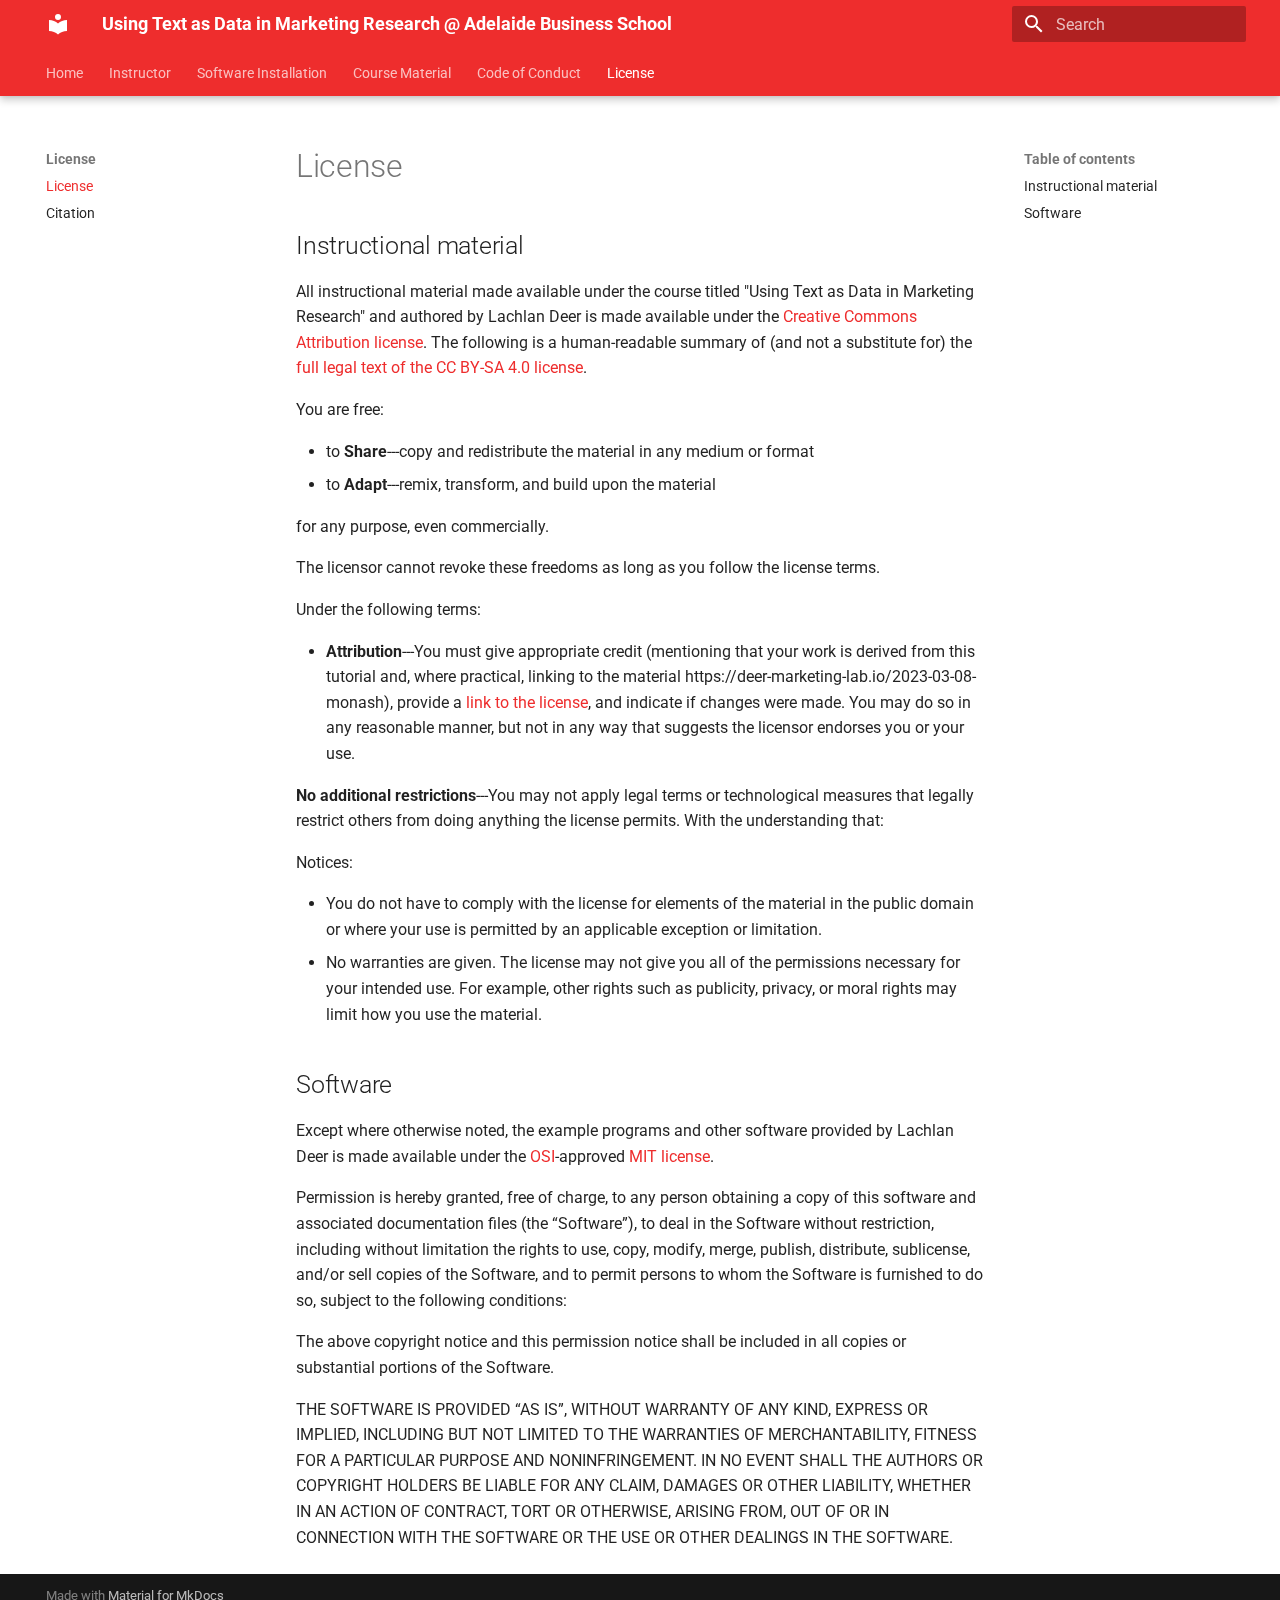
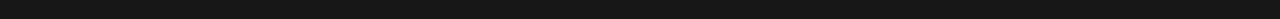
<file: license/license/index.html>
<!doctype html>
<html lang="en" class="no-js">
  <head>
    
      <meta charset="utf-8">
      <meta name="viewport" content="width=device-width,initial-scale=1">
      
      
      
      
        <link rel="prev" href="../../conduct/conduct/">
      
      
      <link rel="icon" href="../../assets/images/favicon.png">
      <meta name="generator" content="mkdocs-1.4.2, mkdocs-material-9.0.6">
    
    
      
        <title>License - Using Text as Data in Marketing Research @ Adelaide Business School</title>
      
    
    
      <link rel="stylesheet" href="../../assets/stylesheets/main.558e4712.min.css">
      
        
        <link rel="stylesheet" href="../../assets/stylesheets/palette.2505c338.min.css">
      
      

    
    
    
      
        
        
        <link rel="preconnect" href="https://fonts.gstatic.com" crossorigin>
        <link rel="stylesheet" href="https://fonts.googleapis.com/css?family=Roboto:300,300i,400,400i,700,700i%7CRoboto+Mono:400,400i,700,700i&display=fallback">
        <style>:root{--md-text-font:"Roboto";--md-code-font:"Roboto Mono"}</style>
      
    
    
      <link rel="stylesheet" href="../../stylesheets/extra.css">
    
    <script>__md_scope=new URL("../..",location),__md_hash=e=>[...e].reduce((e,_)=>(e<<5)-e+_.charCodeAt(0),0),__md_get=(e,_=localStorage,t=__md_scope)=>JSON.parse(_.getItem(t.pathname+"."+e)),__md_set=(e,_,t=localStorage,a=__md_scope)=>{try{t.setItem(a.pathname+"."+e,JSON.stringify(_))}catch(e){}}</script>
    
      

    
    
    
  </head>
  
  
    
    
    
    
    
    <body dir="ltr" data-md-color-scheme="default" data-md-color-primary="" data-md-color-accent="">
  
    
    
    <input class="md-toggle" data-md-toggle="drawer" type="checkbox" id="__drawer" autocomplete="off">
    <input class="md-toggle" data-md-toggle="search" type="checkbox" id="__search" autocomplete="off">
    <label class="md-overlay" for="__drawer"></label>
    <div data-md-component="skip">
      
        
        <a href="#instructional-material" class="md-skip">
          Skip to content
        </a>
      
    </div>
    <div data-md-component="announce">
      
    </div>
    
    
      

  

<header class="md-header md-header--lifted" data-md-component="header">
  <nav class="md-header__inner md-grid" aria-label="Header">
    <a href="../.." title="Using Text as Data in Marketing Research @ Adelaide Business School" class="md-header__button md-logo" aria-label="Using Text as Data in Marketing Research @ Adelaide Business School" data-md-component="logo">
      
  
  <svg xmlns="http://www.w3.org/2000/svg" viewBox="0 0 24 24"><path d="M12 8a3 3 0 0 0 3-3 3 3 0 0 0-3-3 3 3 0 0 0-3 3 3 3 0 0 0 3 3m0 3.54C9.64 9.35 6.5 8 3 8v11c3.5 0 6.64 1.35 9 3.54 2.36-2.19 5.5-3.54 9-3.54V8c-3.5 0-6.64 1.35-9 3.54Z"/></svg>

    </a>
    <label class="md-header__button md-icon" for="__drawer">
      <svg xmlns="http://www.w3.org/2000/svg" viewBox="0 0 24 24"><path d="M3 6h18v2H3V6m0 5h18v2H3v-2m0 5h18v2H3v-2Z"/></svg>
    </label>
    <div class="md-header__title" data-md-component="header-title">
      <div class="md-header__ellipsis">
        <div class="md-header__topic">
          <span class="md-ellipsis">
            Using Text as Data in Marketing Research @ Adelaide Business School
          </span>
        </div>
        <div class="md-header__topic" data-md-component="header-topic">
          <span class="md-ellipsis">
            
              License
            
          </span>
        </div>
      </div>
    </div>
    
    
    
      <label class="md-header__button md-icon" for="__search">
        <svg xmlns="http://www.w3.org/2000/svg" viewBox="0 0 24 24"><path d="M9.5 3A6.5 6.5 0 0 1 16 9.5c0 1.61-.59 3.09-1.56 4.23l.27.27h.79l5 5-1.5 1.5-5-5v-.79l-.27-.27A6.516 6.516 0 0 1 9.5 16 6.5 6.5 0 0 1 3 9.5 6.5 6.5 0 0 1 9.5 3m0 2C7 5 5 7 5 9.5S7 14 9.5 14 14 12 14 9.5 12 5 9.5 5Z"/></svg>
      </label>
      <div class="md-search" data-md-component="search" role="dialog">
  <label class="md-search__overlay" for="__search"></label>
  <div class="md-search__inner" role="search">
    <form class="md-search__form" name="search">
      <input type="text" class="md-search__input" name="query" aria-label="Search" placeholder="Search" autocapitalize="off" autocorrect="off" autocomplete="off" spellcheck="false" data-md-component="search-query" required>
      <label class="md-search__icon md-icon" for="__search">
        <svg xmlns="http://www.w3.org/2000/svg" viewBox="0 0 24 24"><path d="M9.5 3A6.5 6.5 0 0 1 16 9.5c0 1.61-.59 3.09-1.56 4.23l.27.27h.79l5 5-1.5 1.5-5-5v-.79l-.27-.27A6.516 6.516 0 0 1 9.5 16 6.5 6.5 0 0 1 3 9.5 6.5 6.5 0 0 1 9.5 3m0 2C7 5 5 7 5 9.5S7 14 9.5 14 14 12 14 9.5 12 5 9.5 5Z"/></svg>
        <svg xmlns="http://www.w3.org/2000/svg" viewBox="0 0 24 24"><path d="M20 11v2H8l5.5 5.5-1.42 1.42L4.16 12l7.92-7.92L13.5 5.5 8 11h12Z"/></svg>
      </label>
      <nav class="md-search__options" aria-label="Search">
        
        <button type="reset" class="md-search__icon md-icon" title="Clear" aria-label="Clear" tabindex="-1">
          <svg xmlns="http://www.w3.org/2000/svg" viewBox="0 0 24 24"><path d="M19 6.41 17.59 5 12 10.59 6.41 5 5 6.41 10.59 12 5 17.59 6.41 19 12 13.41 17.59 19 19 17.59 13.41 12 19 6.41Z"/></svg>
        </button>
      </nav>
      
    </form>
    <div class="md-search__output">
      <div class="md-search__scrollwrap" data-md-scrollfix>
        <div class="md-search-result" data-md-component="search-result">
          <div class="md-search-result__meta">
            Initializing search
          </div>
          <ol class="md-search-result__list" role="presentation"></ol>
        </div>
      </div>
    </div>
  </div>
</div>
    
    
  </nav>
  
    
      
<nav class="md-tabs" aria-label="Tabs" data-md-component="tabs">
  <div class="md-tabs__inner md-grid">
    <ul class="md-tabs__list">
      
        
  
  


  <li class="md-tabs__item">
    <a href="../.." class="md-tabs__link">
      Home
    </a>
  </li>

      
        
  
  


  <li class="md-tabs__item">
    <a href="../../instructor/" class="md-tabs__link">
      Instructor
    </a>
  </li>

      
        
  
  


  <li class="md-tabs__item">
    <a href="../../installation/" class="md-tabs__link">
      Software Installation
    </a>
  </li>

      
        
  
  


  <li class="md-tabs__item">
    <a href="../../course_material/" class="md-tabs__link">
      Course Material
    </a>
  </li>

      
        
  
  


  
  
  
    <li class="md-tabs__item">
      <a href="../../conduct/social_rules/" class="md-tabs__link">
        Code of Conduct
      </a>
    </li>
  

      
        
  
  
    
  


  
  
  
    <li class="md-tabs__item">
      <a href="./" class="md-tabs__link md-tabs__link--active">
        License
      </a>
    </li>
  

      
    </ul>
  </div>
</nav>
    
  
</header>
    
    <div class="md-container" data-md-component="container">
      
      
        
      
      <main class="md-main" data-md-component="main">
        <div class="md-main__inner md-grid">
          
            
              
              <div class="md-sidebar md-sidebar--primary" data-md-component="sidebar" data-md-type="navigation" >
                <div class="md-sidebar__scrollwrap">
                  <div class="md-sidebar__inner">
                    

  


<nav class="md-nav md-nav--primary md-nav--lifted" aria-label="Navigation" data-md-level="0">
  <label class="md-nav__title" for="__drawer">
    <a href="../.." title="Using Text as Data in Marketing Research @ Adelaide Business School" class="md-nav__button md-logo" aria-label="Using Text as Data in Marketing Research @ Adelaide Business School" data-md-component="logo">
      
  
  <svg xmlns="http://www.w3.org/2000/svg" viewBox="0 0 24 24"><path d="M12 8a3 3 0 0 0 3-3 3 3 0 0 0-3-3 3 3 0 0 0-3 3 3 3 0 0 0 3 3m0 3.54C9.64 9.35 6.5 8 3 8v11c3.5 0 6.64 1.35 9 3.54 2.36-2.19 5.5-3.54 9-3.54V8c-3.5 0-6.64 1.35-9 3.54Z"/></svg>

    </a>
    Using Text as Data in Marketing Research @ Adelaide Business School
  </label>
  
  <ul class="md-nav__list" data-md-scrollfix>
    
      
      
      

  
  
  
    <li class="md-nav__item">
      <a href="../.." class="md-nav__link">
        Home
      </a>
    </li>
  

    
      
      
      

  
  
  
    <li class="md-nav__item">
      <a href="../../instructor/" class="md-nav__link">
        Instructor
      </a>
    </li>
  

    
      
      
      

  
  
  
    <li class="md-nav__item">
      <a href="../../installation/" class="md-nav__link">
        Software Installation
      </a>
    </li>
  

    
      
      
      

  
  
  
    <li class="md-nav__item">
      <a href="../../course_material/" class="md-nav__link">
        Course Material
      </a>
    </li>
  

    
      
      
      

  
  
  
    
    <li class="md-nav__item md-nav__item--nested">
      
      
      
      
      <input class="md-nav__toggle md-toggle " data-md-toggle="__nav_5" type="checkbox" id="__nav_5" >
      
      
      
        <label class="md-nav__link" for="__nav_5" tabindex="0" aria-expanded="false">
          Code of Conduct
          <span class="md-nav__icon md-icon"></span>
        </label>
      
      <nav class="md-nav" aria-label="Code of Conduct" data-md-level="1">
        <label class="md-nav__title" for="__nav_5">
          <span class="md-nav__icon md-icon"></span>
          Code of Conduct
        </label>
        <ul class="md-nav__list" data-md-scrollfix>
          
            
              
  
  
  
    <li class="md-nav__item">
      <a href="../../conduct/social_rules/" class="md-nav__link">
        Social Rules
      </a>
    </li>
  

            
          
            
              
  
  
  
    <li class="md-nav__item">
      <a href="../../conduct/conduct/" class="md-nav__link">
        Code of Conduct
      </a>
    </li>
  

            
          
        </ul>
      </nav>
    </li>
  

    
      
      
      

  
  
    
  
  
    
    <li class="md-nav__item md-nav__item--active md-nav__item--nested">
      
      
      
      
      <input class="md-nav__toggle md-toggle " data-md-toggle="__nav_6" type="checkbox" id="__nav_6" checked>
      
      
      
        <label class="md-nav__link" for="__nav_6" tabindex="0" aria-expanded="true">
          License
          <span class="md-nav__icon md-icon"></span>
        </label>
      
      <nav class="md-nav" aria-label="License" data-md-level="1">
        <label class="md-nav__title" for="__nav_6">
          <span class="md-nav__icon md-icon"></span>
          License
        </label>
        <ul class="md-nav__list" data-md-scrollfix>
          
            
              
  
  
    
  
  
    <li class="md-nav__item md-nav__item--active">
      
      <input class="md-nav__toggle md-toggle" data-md-toggle="toc" type="checkbox" id="__toc">
      
      
      
        <label class="md-nav__link md-nav__link--active" for="__toc">
          License
          <span class="md-nav__icon md-icon"></span>
        </label>
      
      <a href="./" class="md-nav__link md-nav__link--active">
        License
      </a>
      
        

<nav class="md-nav md-nav--secondary" aria-label="Table of contents">
  
  
  
  
    <label class="md-nav__title" for="__toc">
      <span class="md-nav__icon md-icon"></span>
      Table of contents
    </label>
    <ul class="md-nav__list" data-md-component="toc" data-md-scrollfix>
      
        <li class="md-nav__item">
  <a href="#instructional-material" class="md-nav__link">
    Instructional material
  </a>
  
</li>
      
        <li class="md-nav__item">
  <a href="#software" class="md-nav__link">
    Software
  </a>
  
</li>
      
    </ul>
  
</nav>
      
    </li>
  

            
          
            
              
  
  
  
    <li class="md-nav__item">
      <a href="../citation.md" class="md-nav__link">
        Citation
      </a>
    </li>
  

            
          
        </ul>
      </nav>
    </li>
  

    
  </ul>
</nav>
                  </div>
                </div>
              </div>
            
            
              
              <div class="md-sidebar md-sidebar--secondary" data-md-component="sidebar" data-md-type="toc" >
                <div class="md-sidebar__scrollwrap">
                  <div class="md-sidebar__inner">
                    

<nav class="md-nav md-nav--secondary" aria-label="Table of contents">
  
  
  
  
    <label class="md-nav__title" for="__toc">
      <span class="md-nav__icon md-icon"></span>
      Table of contents
    </label>
    <ul class="md-nav__list" data-md-component="toc" data-md-scrollfix>
      
        <li class="md-nav__item">
  <a href="#instructional-material" class="md-nav__link">
    Instructional material
  </a>
  
</li>
      
        <li class="md-nav__item">
  <a href="#software" class="md-nav__link">
    Software
  </a>
  
</li>
      
    </ul>
  
</nav>
                  </div>
                </div>
              </div>
            
          
          
            <div class="md-content" data-md-component="content">
              <article class="md-content__inner md-typeset">
                
                  



  <h1>License</h1>

<h2 id="instructional-material">Instructional material</h2>
<p>All instructional material made available under the course titled "Using Text as Data in Marketing Research"
 and authored by Lachlan Deer is
made available under the <a href="https://creativecommons.org/licenses/by-sa/4.0/">Creative Commons Attribution
license</a>. The following is a human-readable summary of
(and not a substitute for) the <a href="https://creativecommons.org/licenses/by-sa/4.0/legalcode">full legal text of the CC BY-SA 4.0
license</a>.</p>
<p>You are free:</p>
<ul>
<li>to <strong>Share</strong>---copy and redistribute the material in any medium or format</li>
<li>to <strong>Adapt</strong>---remix, transform, and build upon the material</li>
</ul>
<p>for any purpose, even commercially.</p>
<p>The licensor cannot revoke these freedoms as long as you follow the
license terms.</p>
<p>Under the following terms:</p>
<ul>
<li><strong>Attribution</strong>---You must give appropriate credit (mentioning that
  your work is derived from this tutorial and, where practical, linking to the material
  https://deer-marketing-lab.io/2023-03-08-monash), provide a <a href="https://creativecommons.org/licenses/by-sa/4.0/">link to the
  license</a>, and indicate if changes were made. You may do
  so in any reasonable manner, but not in any way that suggests the
  licensor endorses you or your use.</li>
</ul>
<p><strong>No additional restrictions</strong>---You may not apply legal terms or
technological measures that legally restrict others from doing
anything the license permits.  With the understanding that:</p>
<p>Notices:</p>
<ul>
<li>You do not have to comply with the license for elements of the
  material in the public domain or where your use is permitted by an
  applicable exception or limitation.</li>
<li>No warranties are given. The license may not give you all of the
  permissions necessary for your intended use. For example, other
  rights such as publicity, privacy, or moral rights may limit how you
  use the material.</li>
</ul>
<h2 id="software">Software</h2>
<p>Except where otherwise noted, the example programs and other software provided by Lachlan Deer is made available under the <a href="https://opensource.org">OSI</a>-approved
<a href="https://opensource.org/licenses/mit-license.html">MIT license</a>.</p>
<p>Permission is hereby granted, free of charge, to any person obtaining a copy of this software and associated documentation files (the “Software”), to deal in the Software without restriction, including without limitation the rights to use, copy, modify, merge, publish, distribute, sublicense, and/or sell copies of the Software, and to permit persons to whom the Software is furnished to do so, subject to the following conditions:</p>
<p>The above copyright notice and this permission notice shall be included in all copies or substantial portions of the Software.</p>
<p>THE SOFTWARE IS PROVIDED “AS IS”, WITHOUT WARRANTY OF ANY KIND, EXPRESS OR IMPLIED, INCLUDING BUT NOT LIMITED TO THE WARRANTIES OF MERCHANTABILITY, FITNESS FOR A PARTICULAR PURPOSE AND NONINFRINGEMENT. IN NO EVENT SHALL THE AUTHORS OR COPYRIGHT HOLDERS BE LIABLE FOR ANY CLAIM, DAMAGES OR OTHER LIABILITY, WHETHER IN AN ACTION OF CONTRACT, TORT OR OTHERWISE, ARISING FROM, OUT OF OR IN CONNECTION WITH THE SOFTWARE OR THE USE OR OTHER DEALINGS IN THE SOFTWARE.</p>





                
              </article>
            </div>
          
          
        </div>
        
      </main>
      
        <footer class="md-footer">
  
  <div class="md-footer-meta md-typeset">
    <div class="md-footer-meta__inner md-grid">
      <div class="md-copyright">
  
  
    Made with
    <a href="https://squidfunk.github.io/mkdocs-material/" target="_blank" rel="noopener">
      Material for MkDocs
    </a>
  
</div>
      
    </div>
  </div>
</footer>
      
    </div>
    <div class="md-dialog" data-md-component="dialog">
      <div class="md-dialog__inner md-typeset"></div>
    </div>
    
    <script id="__config" type="application/json">{"base": "../..", "features": ["navigation.tabs", "navigation.tabs.sticky"], "search": "../../assets/javascripts/workers/search.e5c33ebb.min.js", "translations": {"clipboard.copied": "Copied to clipboard", "clipboard.copy": "Copy to clipboard", "search.result.more.one": "1 more on this page", "search.result.more.other": "# more on this page", "search.result.none": "No matching documents", "search.result.one": "1 matching document", "search.result.other": "# matching documents", "search.result.placeholder": "Type to start searching", "search.result.term.missing": "Missing", "select.version": "Select version"}}</script>
    
    
      <script src="../../assets/javascripts/bundle.51d95adb.min.js"></script>
      
    
  </body>
</html>
</file>
<file: stylesheets/extra.css>
:root {
    --md-primary-fg-color:        #EE2D2D;
    --md-primary-fg-color--light: #EE2D2D;
    --md-primary-fg-color--dark:  #EE2D2D;
  }
</file>
<file: assets/stylesheets/main.558e4712.min.css>
@charset "UTF-8";html{-webkit-text-size-adjust:none;-moz-text-size-adjust:none;text-size-adjust:none;box-sizing:border-box}*,:after,:before{box-sizing:inherit}@media (prefers-reduced-motion){*,:after,:before{transition:none!important}}body{margin:0}a,button,input,label{-webkit-tap-highlight-color:transparent}a{color:inherit;text-decoration:none}hr{border:0;box-sizing:initial;display:block;height:.05rem;overflow:visible;padding:0}small{font-size:80%}sub,sup{line-height:1em}img{border-style:none}table{border-collapse:initial;border-spacing:0}td,th{font-weight:400;vertical-align:top}button{background:#0000;border:0;font-family:inherit;font-size:inherit;margin:0;padding:0}input{border:0;outline:none}:root{--md-primary-fg-color:#4051b5;--md-primary-fg-color--light:#5d6cc0;--md-primary-fg-color--dark:#303fa1;--md-primary-bg-color:#fff;--md-primary-bg-color--light:#ffffffb3;--md-accent-fg-color:#526cfe;--md-accent-fg-color--transparent:#526cfe1a;--md-accent-bg-color:#fff;--md-accent-bg-color--light:#ffffffb3}:root,[data-md-color-scheme=default]{--md-default-fg-color:#000000de;--md-default-fg-color--light:#0000008a;--md-default-fg-color--lighter:#00000052;--md-default-fg-color--lightest:#00000012;--md-default-bg-color:#fff;--md-default-bg-color--light:#ffffffb3;--md-default-bg-color--lighter:#ffffff4d;--md-default-bg-color--lightest:#ffffff1f;--md-code-fg-color:#36464e;--md-code-bg-color:#f5f5f5;--md-code-hl-color:#ffff0080;--md-code-hl-number-color:#d52a2a;--md-code-hl-special-color:#db1457;--md-code-hl-function-color:#a846b9;--md-code-hl-constant-color:#6e59d9;--md-code-hl-keyword-color:#3f6ec6;--md-code-hl-string-color:#1c7d4d;--md-code-hl-name-color:var(--md-code-fg-color);--md-code-hl-operator-color:var(--md-default-fg-color--light);--md-code-hl-punctuation-color:var(--md-default-fg-color--light);--md-code-hl-comment-color:var(--md-default-fg-color--light);--md-code-hl-generic-color:var(--md-default-fg-color--light);--md-code-hl-variable-color:var(--md-default-fg-color--light);--md-typeset-color:var(--md-default-fg-color);--md-typeset-a-color:var(--md-primary-fg-color);--md-typeset-mark-color:#ffff0080;--md-typeset-del-color:#f5503d26;--md-typeset-ins-color:#0bd57026;--md-typeset-kbd-color:#fafafa;--md-typeset-kbd-accent-color:#fff;--md-typeset-kbd-border-color:#b8b8b8;--md-typeset-table-color:#0000001f;--md-admonition-fg-color:var(--md-default-fg-color);--md-admonition-bg-color:var(--md-default-bg-color);--md-footer-fg-color:#fff;--md-footer-fg-color--light:#ffffffb3;--md-footer-fg-color--lighter:#ffffff73;--md-footer-bg-color:#000000de;--md-footer-bg-color--dark:#00000052;--md-shadow-z1:0 0.2rem 0.5rem #0000000d,0 0 0.05rem #0000001a;--md-shadow-z2:0 0.2rem 0.5rem #0000001a,0 0 0.05rem #00000040;--md-shadow-z3:0 0.2rem 0.5rem #0003,0 0 0.05rem #00000059}.md-icon svg{fill:currentcolor;display:block;height:1.2rem;width:1.2rem}body{-webkit-font-smoothing:antialiased;-moz-osx-font-smoothing:grayscale;--md-text-font-family:var(--md-text-font,_),-apple-system,BlinkMacSystemFont,Helvetica,Arial,sans-serif;--md-code-font-family:var(--md-code-font,_),SFMono-Regular,Consolas,Menlo,monospace}aside,body,input{font-feature-settings:"kern","liga";color:var(--md-typeset-color);font-family:var(--md-text-font-family)}code,kbd,pre{font-feature-settings:"kern";font-family:var(--md-code-font-family)}:root{--md-typeset-table-sort-icon:url('data:image/svg+xml;charset=utf-8,<svg xmlns="http://www.w3.org/2000/svg" viewBox="0 0 24 24"><path d="m18 21-4-4h3V7h-3l4-4 4 4h-3v10h3M2 19v-2h10v2M2 13v-2h7v2M2 7V5h4v2H2Z"/></svg>');--md-typeset-table-sort-icon--asc:url('data:image/svg+xml;charset=utf-8,<svg xmlns="http://www.w3.org/2000/svg" viewBox="0 0 24 24"><path d="M19 17h3l-4 4-4-4h3V3h2M2 17h10v2H2M6 5v2H2V5m0 6h7v2H2v-2Z"/></svg>');--md-typeset-table-sort-icon--desc:url('data:image/svg+xml;charset=utf-8,<svg xmlns="http://www.w3.org/2000/svg" viewBox="0 0 24 24"><path d="M19 7h3l-4-4-4 4h3v14h2M2 17h10v2H2M6 5v2H2V5m0 6h7v2H2v-2Z"/></svg>')}.md-typeset{-webkit-print-color-adjust:exact;color-adjust:exact;font-size:.8rem;line-height:1.6}@media print{.md-typeset{font-size:.68rem}}.md-typeset blockquote,.md-typeset dl,.md-typeset figure,.md-typeset ol,.md-typeset pre,.md-typeset ul{margin-bottom:1em;margin-top:1em}.md-typeset h1{color:var(--md-default-fg-color--light);font-size:2em;line-height:1.3;margin:0 0 1.25em}.md-typeset h1,.md-typeset h2{font-weight:300;letter-spacing:-.01em}.md-typeset h2{font-size:1.5625em;line-height:1.4;margin:1.6em 0 .64em}.md-typeset h3{font-size:1.25em;font-weight:400;letter-spacing:-.01em;line-height:1.5;margin:1.6em 0 .8em}.md-typeset h2+h3{margin-top:.8em}.md-typeset h4{font-weight:700;letter-spacing:-.01em;margin:1em 0}.md-typeset h5,.md-typeset h6{color:var(--md-default-fg-color--light);font-size:.8em;font-weight:700;letter-spacing:-.01em;margin:1.25em 0}.md-typeset h5{text-transform:uppercase}.md-typeset hr{border-bottom:.05rem solid var(--md-default-fg-color--lightest);display:flow-root;margin:1.5em 0}.md-typeset a{color:var(--md-typeset-a-color);word-break:break-word}.md-typeset a,.md-typeset a:before{transition:color 125ms}.md-typeset a:focus,.md-typeset a:hover{color:var(--md-accent-fg-color)}.md-typeset a:focus code,.md-typeset a:hover code{background-color:var(--md-accent-fg-color--transparent)}.md-typeset a code{color:currentcolor;transition:background-color 125ms}.md-typeset a.focus-visible{outline-color:var(--md-accent-fg-color);outline-offset:.2rem}.md-typeset code,.md-typeset kbd,.md-typeset pre{color:var(--md-code-fg-color);direction:ltr;font-variant-ligatures:none}@media print{.md-typeset code,.md-typeset kbd,.md-typeset pre{white-space:pre-wrap}}.md-typeset code{background-color:var(--md-code-bg-color);border-radius:.1rem;-webkit-box-decoration-break:clone;box-decoration-break:clone;font-size:.85em;padding:0 .2941176471em;word-break:break-word}.md-typeset code:not(.focus-visible){-webkit-tap-highlight-color:transparent;outline:none}.md-typeset pre{display:flow-root;line-height:1.4;position:relative}.md-typeset pre>code{-webkit-box-decoration-break:slice;box-decoration-break:slice;box-shadow:none;display:block;margin:0;outline-color:var(--md-accent-fg-color);overflow:auto;padding:.7720588235em 1.1764705882em;scrollbar-color:var(--md-default-fg-color--lighter) #0000;scrollbar-width:thin;touch-action:auto;word-break:normal}.md-typeset pre>code:hover{scrollbar-color:var(--md-accent-fg-color) #0000}.md-typeset pre>code::-webkit-scrollbar{height:.2rem;width:.2rem}.md-typeset pre>code::-webkit-scrollbar-thumb{background-color:var(--md-default-fg-color--lighter)}.md-typeset pre>code::-webkit-scrollbar-thumb:hover{background-color:var(--md-accent-fg-color)}.md-typeset kbd{background-color:var(--md-typeset-kbd-color);border-radius:.1rem;box-shadow:0 .1rem 0 .05rem var(--md-typeset-kbd-border-color),0 .1rem 0 var(--md-typeset-kbd-border-color),0 -.1rem .2rem var(--md-typeset-kbd-accent-color) inset;color:var(--md-default-fg-color);display:inline-block;font-size:.75em;padding:0 .6666666667em;vertical-align:text-top;word-break:break-word}.md-typeset mark{background-color:var(--md-typeset-mark-color);-webkit-box-decoration-break:clone;box-decoration-break:clone;color:inherit;word-break:break-word}.md-typeset abbr{border-bottom:.05rem dotted var(--md-default-fg-color--light);cursor:help;text-decoration:none}@media (hover:none){.md-typeset abbr[title]:focus:after,.md-typeset abbr[title]:hover:after{background-color:var(--md-default-fg-color);border-radius:.1rem;box-shadow:var(--md-shadow-z3);color:var(--md-default-bg-color);content:attr(title);font-size:.7rem;left:.8rem;margin-top:2em;padding:.2rem .3rem;position:absolute;right:.8rem}}.md-typeset small{opacity:.75}[dir=ltr] .md-typeset sub,[dir=ltr] .md-typeset sup{margin-left:.078125em}[dir=rtl] .md-typeset sub,[dir=rtl] .md-typeset sup{margin-right:.078125em}[dir=ltr] .md-typeset blockquote{padding-left:.6rem}[dir=rtl] .md-typeset blockquote{padding-right:.6rem}[dir=ltr] .md-typeset blockquote{border-left:.2rem solid var(--md-default-fg-color--lighter)}[dir=rtl] .md-typeset blockquote{border-right:.2rem solid var(--md-default-fg-color--lighter)}.md-typeset blockquote{color:var(--md-default-fg-color--light);margin-left:0;margin-right:0}.md-typeset ul{list-style-type:disc}[dir=ltr] .md-typeset ol,[dir=ltr] .md-typeset ul{margin-left:.625em}[dir=rtl] .md-typeset ol,[dir=rtl] .md-typeset ul{margin-right:.625em}.md-typeset ol,.md-typeset ul{padding:0}.md-typeset ol:not([hidden]),.md-typeset ul:not([hidden]){display:flow-root}.md-typeset ol ol,.md-typeset ul ol{list-style-type:lower-alpha}.md-typeset ol ol ol,.md-typeset ul ol ol{list-style-type:lower-roman}[dir=ltr] .md-typeset ol li,[dir=ltr] .md-typeset ul li{margin-left:1.25em}[dir=rtl] .md-typeset ol li,[dir=rtl] .md-typeset ul li{margin-right:1.25em}.md-typeset ol li,.md-typeset ul li{margin-bottom:.5em}.md-typeset ol li blockquote,.md-typeset ol li p,.md-typeset ul li blockquote,.md-typeset ul li p{margin:.5em 0}.md-typeset ol li:last-child,.md-typeset ul li:last-child{margin-bottom:0}[dir=ltr] .md-typeset ol li ol,[dir=ltr] .md-typeset ol li ul,[dir=ltr] .md-typeset ul li ol,[dir=ltr] .md-typeset ul li ul{margin-left:.625em}[dir=rtl] .md-typeset ol li ol,[dir=rtl] .md-typeset ol li ul,[dir=rtl] .md-typeset ul li ol,[dir=rtl] .md-typeset ul li ul{margin-right:.625em}.md-typeset ol li ol,.md-typeset ol li ul,.md-typeset ul li ol,.md-typeset ul li ul{margin-bottom:.5em;margin-top:.5em}[dir=ltr] .md-typeset dd{margin-left:1.875em}[dir=rtl] .md-typeset dd{margin-right:1.875em}.md-typeset dd{margin-bottom:1.5em;margin-top:1em}.md-typeset img,.md-typeset svg,.md-typeset video{height:auto;max-width:100%}.md-typeset img[align=left]{margin:1em 1em 1em 0}.md-typeset img[align=right]{margin:1em 0 1em 1em}.md-typeset img[align]:only-child{margin-top:0}.md-typeset img[src$="#gh-dark-mode-only"],.md-typeset img[src$="#only-dark"]{display:none}.md-typeset figure{display:flow-root;margin:1em auto;max-width:100%;text-align:center;width:-webkit-fit-content;width:-moz-fit-content;width:fit-content}.md-typeset figure img{display:block}.md-typeset figcaption{font-style:italic;margin:1em auto;max-width:24rem}.md-typeset iframe{max-width:100%}.md-typeset table:not([class]){background-color:var(--md-default-bg-color);border:.05rem solid var(--md-typeset-table-color);border-radius:.1rem;display:inline-block;font-size:.64rem;max-width:100%;overflow:auto;touch-action:auto}@media print{.md-typeset table:not([class]){display:table}}.md-typeset table:not([class])+*{margin-top:1.5em}.md-typeset table:not([class]) td>:first-child,.md-typeset table:not([class]) th>:first-child{margin-top:0}.md-typeset table:not([class]) td>:last-child,.md-typeset table:not([class]) th>:last-child{margin-bottom:0}.md-typeset table:not([class]) td:not([align]),.md-typeset table:not([class]) th:not([align]){text-align:left}[dir=rtl] .md-typeset table:not([class]) td:not([align]),[dir=rtl] .md-typeset table:not([class]) th:not([align]){text-align:right}.md-typeset table:not([class]) th{font-weight:700;min-width:5rem;padding:.9375em 1.25em;vertical-align:top}.md-typeset table:not([class]) td{border-top:.05rem solid var(--md-typeset-table-color);padding:.9375em 1.25em;vertical-align:top}.md-typeset table:not([class]) tbody tr{transition:background-color 125ms}.md-typeset table:not([class]) tbody tr:hover{background-color:rgba(0,0,0,.035);box-shadow:0 .05rem 0 var(--md-default-bg-color) inset}.md-typeset table:not([class]) a{word-break:normal}.md-typeset table th[role=columnheader]{cursor:pointer}[dir=ltr] .md-typeset table th[role=columnheader]:after{margin-left:.5em}[dir=rtl] .md-typeset table th[role=columnheader]:after{margin-right:.5em}.md-typeset table th[role=columnheader]:after{content:"";display:inline-block;height:1.2em;-webkit-mask-image:var(--md-typeset-table-sort-icon);mask-image:var(--md-typeset-table-sort-icon);-webkit-mask-repeat:no-repeat;mask-repeat:no-repeat;-webkit-mask-size:contain;mask-size:contain;transition:background-color 125ms;vertical-align:text-bottom;width:1.2em}.md-typeset table th[role=columnheader]:hover:after{background-color:var(--md-default-fg-color--lighter)}.md-typeset table th[role=columnheader][aria-sort=ascending]:after{background-color:var(--md-default-fg-color--light);-webkit-mask-image:var(--md-typeset-table-sort-icon--asc);mask-image:var(--md-typeset-table-sort-icon--asc)}.md-typeset table th[role=columnheader][aria-sort=descending]:after{background-color:var(--md-default-fg-color--light);-webkit-mask-image:var(--md-typeset-table-sort-icon--desc);mask-image:var(--md-typeset-table-sort-icon--desc)}.md-typeset__scrollwrap{margin:1em -.8rem;overflow-x:auto;touch-action:auto}.md-typeset__table{display:inline-block;margin-bottom:.5em;padding:0 .8rem}@media print{.md-typeset__table{display:block}}html .md-typeset__table table{display:table;margin:0;overflow:hidden;width:100%}@media screen and (max-width:44.9375em){.md-content__inner>pre{margin:1em -.8rem}.md-content__inner>pre code{border-radius:0}}.md-banner{background-color:var(--md-footer-bg-color);color:var(--md-footer-fg-color);overflow:auto}@media print{.md-banner{display:none}}.md-banner--warning{background:var(--md-typeset-mark-color);color:var(--md-default-fg-color)}.md-banner__inner{font-size:.7rem;margin:.6rem auto;padding:0 .8rem}[dir=ltr] .md-banner__button{float:right}[dir=rtl] .md-banner__button{float:left}.md-banner__button{color:inherit;cursor:pointer;transition:opacity .25s}.md-banner__button:hover{opacity:.7}html{font-size:125%;height:100%;overflow-x:hidden}@media screen and (min-width:100em){html{font-size:137.5%}}@media screen and (min-width:125em){html{font-size:150%}}body{background-color:var(--md-default-bg-color);display:flex;flex-direction:column;font-size:.5rem;min-height:100%;position:relative;width:100%}@media print{body{display:block}}@media screen and (max-width:59.9375em){body[data-md-scrolllock]{position:fixed}}.md-grid{margin-left:auto;margin-right:auto;max-width:61rem}.md-container{display:flex;flex-direction:column;flex-grow:1}@media print{.md-container{display:block}}.md-main{flex-grow:1}.md-main__inner{display:flex;height:100%;margin-top:1.5rem}.md-ellipsis{overflow:hidden;text-overflow:ellipsis;white-space:nowrap}.md-toggle{display:none}.md-option{height:0;opacity:0;position:absolute;width:0}.md-option:checked+label:not([hidden]){display:block}.md-option.focus-visible+label{outline-color:var(--md-accent-fg-color);outline-style:auto}.md-skip{background-color:var(--md-default-fg-color);border-radius:.1rem;color:var(--md-default-bg-color);font-size:.64rem;margin:.5rem;opacity:0;outline-color:var(--md-accent-fg-color);padding:.3rem .5rem;position:fixed;transform:translateY(.4rem);z-index:-1}.md-skip:focus{opacity:1;transform:translateY(0);transition:transform .25s cubic-bezier(.4,0,.2,1),opacity 175ms 75ms;z-index:10}@page{margin:25mm}:root{--md-clipboard-icon:url('data:image/svg+xml;charset=utf-8,<svg xmlns="http://www.w3.org/2000/svg" viewBox="0 0 24 24"><path d="M19 21H8V7h11m0-2H8a2 2 0 0 0-2 2v14a2 2 0 0 0 2 2h11a2 2 0 0 0 2-2V7a2 2 0 0 0-2-2m-3-4H4a2 2 0 0 0-2 2v14h2V3h12V1Z"/></svg>')}.md-clipboard{border-radius:.1rem;color:var(--md-default-fg-color--lightest);cursor:pointer;height:1.5em;outline-color:var(--md-accent-fg-color);outline-offset:.1rem;position:absolute;right:.5em;top:.5em;transition:color .25s;width:1.5em;z-index:1}@media print{.md-clipboard{display:none}}.md-clipboard:not(.focus-visible){-webkit-tap-highlight-color:transparent;outline:none}:hover>.md-clipboard{color:var(--md-default-fg-color--light)}.md-clipboard:focus,.md-clipboard:hover{color:var(--md-accent-fg-color)}.md-clipboard:after{background-color:currentcolor;content:"";display:block;height:1.125em;margin:0 auto;-webkit-mask-image:var(--md-clipboard-icon);mask-image:var(--md-clipboard-icon);-webkit-mask-position:center;mask-position:center;-webkit-mask-repeat:no-repeat;mask-repeat:no-repeat;-webkit-mask-size:contain;mask-size:contain;width:1.125em}.md-clipboard--inline{cursor:pointer}.md-clipboard--inline code{transition:color .25s,background-color .25s}.md-clipboard--inline:focus code,.md-clipboard--inline:hover code{background-color:var(--md-accent-fg-color--transparent);color:var(--md-accent-fg-color)}@keyframes consent{0%{opacity:0;transform:translateY(100%)}to{opacity:1;transform:translateY(0)}}@keyframes overlay{0%{opacity:0}to{opacity:1}}.md-consent__overlay{animation:overlay .25s both;-webkit-backdrop-filter:blur(.1rem);backdrop-filter:blur(.1rem);background-color:#0000008a;height:100%;opacity:1;position:fixed;top:0;width:100%;z-index:5}.md-consent__inner{animation:consent .5s cubic-bezier(.1,.7,.1,1) both;background-color:var(--md-default-bg-color);border:0;border-radius:.1rem;bottom:0;box-shadow:0 0 .2rem #0000001a,0 .2rem .4rem #0003;max-height:100%;overflow:auto;padding:0;position:fixed;width:100%;z-index:5}.md-consent__form{padding:.8rem}.md-consent__settings{display:none;margin:1em 0}input:checked+.md-consent__settings{display:block}.md-consent__controls{margin-bottom:.8rem}.md-typeset .md-consent__controls .md-button{display:inline}@media screen and (max-width:44.9375em){.md-typeset .md-consent__controls .md-button{display:block;margin-top:.4rem;text-align:center;width:100%}}.md-consent label{cursor:pointer}.md-content{flex-grow:1;min-width:0}.md-content__inner{margin:0 .8rem 1.2rem;padding-top:.6rem}@media screen and (min-width:76.25em){[dir=ltr] .md-sidebar--primary:not([hidden])~.md-content>.md-content__inner{margin-left:1.2rem}[dir=ltr] .md-sidebar--secondary:not([hidden])~.md-content>.md-content__inner,[dir=rtl] .md-sidebar--primary:not([hidden])~.md-content>.md-content__inner{margin-right:1.2rem}[dir=rtl] .md-sidebar--secondary:not([hidden])~.md-content>.md-content__inner{margin-left:1.2rem}}.md-content__inner:before{content:"";display:block;height:.4rem}.md-content__inner>:last-child{margin-bottom:0}[dir=ltr] .md-content__button{float:right}[dir=rtl] .md-content__button{float:left}[dir=ltr] .md-content__button{margin-left:.4rem}[dir=rtl] .md-content__button{margin-right:.4rem}.md-content__button{margin:.4rem 0;padding:0}@media print{.md-content__button{display:none}}.md-typeset .md-content__button{color:var(--md-default-fg-color--lighter)}.md-content__button svg{display:inline;vertical-align:top}[dir=rtl] .md-content__button svg{transform:scaleX(-1)}[dir=ltr] .md-dialog{right:.8rem}[dir=rtl] .md-dialog{left:.8rem}.md-dialog{background-color:var(--md-default-fg-color);border-radius:.1rem;bottom:.8rem;box-shadow:var(--md-shadow-z3);min-width:11.1rem;opacity:0;padding:.4rem .6rem;pointer-events:none;position:fixed;transform:translateY(100%);transition:transform 0ms .4s,opacity .4s;z-index:4}@media print{.md-dialog{display:none}}.md-dialog--active{opacity:1;pointer-events:auto;transform:translateY(0);transition:transform .4s cubic-bezier(.075,.85,.175,1),opacity .4s}.md-dialog__inner{color:var(--md-default-bg-color);font-size:.7rem}.md-feedback{margin:2em 0 1em;text-align:center}.md-feedback fieldset{border:none;margin:0;padding:0}.md-feedback__title{font-weight:700;margin:1em auto}.md-feedback__inner{position:relative}.md-feedback__list{align-content:baseline;display:flex;flex-wrap:wrap;justify-content:center;position:relative}.md-feedback__list:hover .md-icon:not(:disabled){color:var(--md-default-fg-color--lighter)}:disabled .md-feedback__list{min-height:1.8rem}.md-feedback__icon{color:var(--md-default-fg-color--light);cursor:pointer;flex-shrink:0;margin:0 .1rem;transition:color 125ms}.md-feedback__icon:not(:disabled).md-icon:hover{color:var(--md-accent-fg-color)}.md-feedback__icon:disabled{color:var(--md-default-fg-color--lightest);pointer-events:none}.md-feedback__note{opacity:0;position:relative;transform:translateY(.4rem);transition:transform .4s cubic-bezier(.1,.7,.1,1),opacity .15s}.md-feedback__note>*{margin:0 auto;max-width:16rem}:disabled .md-feedback__note{opacity:1;transform:translateY(0)}.md-footer{background-color:var(--md-footer-bg-color);color:var(--md-footer-fg-color)}@media print{.md-footer{display:none}}.md-footer__inner{justify-content:space-between;overflow:auto;padding:.2rem}.md-footer__inner:not([hidden]){display:flex}.md-footer__link{display:flex;flex-grow:0.01;outline-color:var(--md-accent-fg-color);overflow:hidden;padding-bottom:.4rem;padding-top:1.4rem;transition:opacity .25s}.md-footer__link:focus,.md-footer__link:hover{opacity:.7}[dir=rtl] .md-footer__link svg{transform:scaleX(-1)}@media screen and (max-width:44.9375em){.md-footer__link--prev .md-footer__title{display:none}}[dir=ltr] .md-footer__link--next{margin-left:auto}[dir=rtl] .md-footer__link--next{margin-right:auto}.md-footer__link--next{text-align:right}[dir=rtl] .md-footer__link--next{text-align:left}.md-footer__title{flex-grow:1;font-size:.9rem;line-height:2.4rem;max-width:calc(100% - 2.4rem);padding:0 1rem;position:relative;white-space:nowrap}.md-footer__button{margin:.2rem;padding:.4rem}.md-footer__direction{font-size:.64rem;left:0;margin-top:-1rem;opacity:.7;padding:0 1rem;position:absolute;right:0}.md-footer-meta{background-color:var(--md-footer-bg-color--dark)}.md-footer-meta__inner{display:flex;flex-wrap:wrap;justify-content:space-between;padding:.2rem}html .md-footer-meta.md-typeset a{color:var(--md-footer-fg-color--light)}html .md-footer-meta.md-typeset a:focus,html .md-footer-meta.md-typeset a:hover{color:var(--md-footer-fg-color)}.md-copyright{color:var(--md-footer-fg-color--lighter);font-size:.64rem;margin:auto .6rem;padding:.4rem 0;width:100%}@media screen and (min-width:45em){.md-copyright{width:auto}}.md-copyright__highlight{color:var(--md-footer-fg-color--light)}.md-social{margin:0 .4rem;padding:.2rem 0 .6rem}@media screen and (min-width:45em){.md-social{padding:.6rem 0}}.md-social__link{display:inline-block;height:1.6rem;text-align:center;width:1.6rem}.md-social__link:before{line-height:1.9}.md-social__link svg{fill:currentcolor;max-height:.8rem;vertical-align:-25%}.md-typeset .md-button{border:.1rem solid;border-radius:.1rem;color:var(--md-primary-fg-color);cursor:pointer;display:inline-block;font-weight:700;padding:.625em 2em;transition:color 125ms,background-color 125ms,border-color 125ms}.md-typeset .md-button--primary{background-color:var(--md-primary-fg-color);border-color:var(--md-primary-fg-color);color:var(--md-primary-bg-color)}.md-typeset .md-button:focus,.md-typeset .md-button:hover{background-color:var(--md-accent-fg-color);border-color:var(--md-accent-fg-color);color:var(--md-accent-bg-color)}[dir=ltr] .md-typeset .md-input{border-top-left-radius:.1rem}[dir=ltr] .md-typeset .md-input,[dir=rtl] .md-typeset .md-input{border-top-right-radius:.1rem}[dir=rtl] .md-typeset .md-input{border-top-left-radius:.1rem}.md-typeset .md-input{border-bottom:.1rem solid var(--md-default-fg-color--lighter);box-shadow:var(--md-shadow-z1);font-size:.8rem;height:1.8rem;padding:0 .6rem;transition:border .25s,box-shadow .25s}.md-typeset .md-input:focus,.md-typeset .md-input:hover{border-bottom-color:var(--md-accent-fg-color);box-shadow:var(--md-shadow-z2)}.md-typeset .md-input--stretch{width:100%}.md-header{background-color:var(--md-primary-fg-color);box-shadow:0 0 .2rem #0000,0 .2rem .4rem #0000;color:var(--md-primary-bg-color);display:block;left:0;position:-webkit-sticky;position:sticky;right:0;top:0;z-index:4}@media print{.md-header{display:none}}.md-header[hidden]{transform:translateY(-100%);transition:transform .25s cubic-bezier(.8,0,.6,1),box-shadow .25s}.md-header--shadow{box-shadow:0 0 .2rem #0000001a,0 .2rem .4rem #0003;transition:transform .25s cubic-bezier(.1,.7,.1,1),box-shadow .25s}.md-header__inner{align-items:center;display:flex;padding:0 .2rem}.md-header__button{color:currentcolor;cursor:pointer;margin:.2rem;outline-color:var(--md-accent-fg-color);padding:.4rem;position:relative;transition:opacity .25s;vertical-align:middle;z-index:1}.md-header__button:hover{opacity:.7}.md-header__button:not([hidden]){display:inline-block}.md-header__button:not(.focus-visible){-webkit-tap-highlight-color:transparent;outline:none}.md-header__button.md-logo{margin:.2rem;padding:.4rem}@media screen and (max-width:76.1875em){.md-header__button.md-logo{display:none}}.md-header__button.md-logo img,.md-header__button.md-logo svg{fill:currentcolor;display:block;height:1.2rem;width:auto}@media screen and (min-width:60em){.md-header__button[for=__search]{display:none}}.no-js .md-header__button[for=__search]{display:none}[dir=rtl] .md-header__button[for=__search] svg{transform:scaleX(-1)}@media screen and (min-width:76.25em){.md-header__button[for=__drawer]{display:none}}.md-header__topic{display:flex;max-width:100%;position:absolute;transition:transform .4s cubic-bezier(.1,.7,.1,1),opacity .15s;white-space:nowrap}.md-header__topic+.md-header__topic{opacity:0;pointer-events:none;transform:translateX(1.25rem);transition:transform .4s cubic-bezier(1,.7,.1,.1),opacity .15s;z-index:-1}[dir=rtl] .md-header__topic+.md-header__topic{transform:translateX(-1.25rem)}.md-header__topic:first-child{font-weight:700}[dir=ltr] .md-header__title{margin-right:.4rem}[dir=rtl] .md-header__title{margin-left:.4rem}[dir=ltr] .md-header__title{margin-left:1rem}[dir=rtl] .md-header__title{margin-right:1rem}.md-header__title{flex-grow:1;font-size:.9rem;height:2.4rem;line-height:2.4rem}.md-header__title--active .md-header__topic{opacity:0;pointer-events:none;transform:translateX(-1.25rem);transition:transform .4s cubic-bezier(1,.7,.1,.1),opacity .15s;z-index:-1}[dir=rtl] .md-header__title--active .md-header__topic{transform:translateX(1.25rem)}.md-header__title--active .md-header__topic+.md-header__topic{opacity:1;pointer-events:auto;transform:translateX(0);transition:transform .4s cubic-bezier(.1,.7,.1,1),opacity .15s;z-index:0}.md-header__title>.md-header__ellipsis{height:100%;position:relative;width:100%}.md-header__option{display:flex;flex-shrink:0;max-width:100%;transition:max-width 0ms .25s,opacity .25s .25s;white-space:nowrap}[data-md-toggle=search]:checked~.md-header .md-header__option{max-width:0;opacity:0;transition:max-width 0ms,opacity 0ms}.md-header__source{display:none}@media screen and (min-width:60em){[dir=ltr] .md-header__source{margin-left:1rem}[dir=rtl] .md-header__source{margin-right:1rem}.md-header__source{display:block;max-width:11.7rem;width:11.7rem}}@media screen and (min-width:76.25em){[dir=ltr] .md-header__source{margin-left:1.4rem}[dir=rtl] .md-header__source{margin-right:1.4rem}}:root{--md-nav-icon--prev:url('data:image/svg+xml;charset=utf-8,<svg xmlns="http://www.w3.org/2000/svg" viewBox="0 0 24 24"><path d="M20 11v2H8l5.5 5.5-1.42 1.42L4.16 12l7.92-7.92L13.5 5.5 8 11h12Z"/></svg>');--md-nav-icon--next:url('data:image/svg+xml;charset=utf-8,<svg xmlns="http://www.w3.org/2000/svg" viewBox="0 0 24 24"><path d="M8.59 16.58 13.17 12 8.59 7.41 10 6l6 6-6 6-1.41-1.42Z"/></svg>');--md-toc-icon:url('data:image/svg+xml;charset=utf-8,<svg xmlns="http://www.w3.org/2000/svg" viewBox="0 0 24 24"><path d="M3 9h14V7H3v2m0 4h14v-2H3v2m0 4h14v-2H3v2m16 0h2v-2h-2v2m0-10v2h2V7h-2m0 6h2v-2h-2v2Z"/></svg>')}.md-nav{font-size:.7rem;line-height:1.3}.md-nav__title{color:var(--md-default-fg-color--light);display:block;font-weight:700;overflow:hidden;padding:0 .6rem;text-overflow:ellipsis}.md-nav__title .md-nav__button{display:none}.md-nav__title .md-nav__button img{height:100%;width:auto}.md-nav__title .md-nav__button.md-logo img,.md-nav__title .md-nav__button.md-logo svg{fill:currentcolor;display:block;height:2.4rem;max-width:100%;object-fit:contain;width:auto}.md-nav__list{list-style:none;margin:0;padding:0}.md-nav__item{padding:0 .6rem}[dir=ltr] .md-nav__item .md-nav__item{padding-right:0}[dir=rtl] .md-nav__item .md-nav__item{padding-left:0}.md-nav__link{align-items:center;cursor:pointer;display:flex;justify-content:space-between;margin-top:.625em;overflow:hidden;scroll-snap-align:start;text-overflow:ellipsis;transition:color 125ms}.md-nav__link--passed{color:var(--md-default-fg-color--light)}.md-nav__item .md-nav__link--active{color:var(--md-typeset-a-color)}.md-nav__item .md-nav__link--index [href]{width:100%}.md-nav__link:focus,.md-nav__link:hover{color:var(--md-accent-fg-color)}.md-nav__link.focus-visible{outline-color:var(--md-accent-fg-color);outline-offset:.2rem}.md-nav--primary .md-nav__link[for=__toc]{display:none}.md-nav--primary .md-nav__link[for=__toc] .md-icon:after{background-color:currentcolor;display:block;height:100%;-webkit-mask-image:var(--md-toc-icon);mask-image:var(--md-toc-icon);width:100%}.md-nav--primary .md-nav__link[for=__toc]~.md-nav{display:none}.md-nav__link>*{cursor:pointer;display:flex}.md-nav__icon{flex-shrink:0}.md-nav__source{display:none}@media screen and (max-width:76.1875em){.md-nav--primary,.md-nav--primary .md-nav{background-color:var(--md-default-bg-color);display:flex;flex-direction:column;height:100%;left:0;position:absolute;right:0;top:0;z-index:1}.md-nav--primary .md-nav__item,.md-nav--primary .md-nav__title{font-size:.8rem;line-height:1.5}.md-nav--primary .md-nav__title{background-color:var(--md-default-fg-color--lightest);color:var(--md-default-fg-color--light);cursor:pointer;height:5.6rem;line-height:2.4rem;padding:3rem .8rem .2rem;position:relative;white-space:nowrap}[dir=ltr] .md-nav--primary .md-nav__title .md-nav__icon{left:.4rem}[dir=rtl] .md-nav--primary .md-nav__title .md-nav__icon{right:.4rem}.md-nav--primary .md-nav__title .md-nav__icon{display:block;height:1.2rem;margin:.2rem;position:absolute;top:.4rem;width:1.2rem}.md-nav--primary .md-nav__title .md-nav__icon:after{background-color:currentcolor;content:"";display:block;height:100%;-webkit-mask-image:var(--md-nav-icon--prev);mask-image:var(--md-nav-icon--prev);-webkit-mask-position:center;mask-position:center;-webkit-mask-repeat:no-repeat;mask-repeat:no-repeat;-webkit-mask-size:contain;mask-size:contain;width:100%}.md-nav--primary .md-nav__title~.md-nav__list{background-color:var(--md-default-bg-color);box-shadow:0 .05rem 0 var(--md-default-fg-color--lightest) inset;overflow-y:auto;scroll-snap-type:y mandatory;touch-action:pan-y}.md-nav--primary .md-nav__title~.md-nav__list>:first-child{border-top:0}.md-nav--primary .md-nav__title[for=__drawer]{background-color:var(--md-primary-fg-color);color:var(--md-primary-bg-color);font-weight:700}.md-nav--primary .md-nav__title .md-logo{display:block;left:.2rem;margin:.2rem;padding:.4rem;position:absolute;right:.2rem;top:.2rem}.md-nav--primary .md-nav__list{flex:1}.md-nav--primary .md-nav__item{border-top:.05rem solid var(--md-default-fg-color--lightest);padding:0}.md-nav--primary .md-nav__item--active>.md-nav__link{color:var(--md-typeset-a-color)}.md-nav--primary .md-nav__item--active>.md-nav__link:focus,.md-nav--primary .md-nav__item--active>.md-nav__link:hover{color:var(--md-accent-fg-color)}.md-nav--primary .md-nav__link{margin-top:0;padding:.6rem .8rem}[dir=ltr] .md-nav--primary .md-nav__link .md-nav__icon{margin-right:-.2rem}[dir=rtl] .md-nav--primary .md-nav__link .md-nav__icon{margin-left:-.2rem}.md-nav--primary .md-nav__link .md-nav__icon{font-size:1.2rem;height:1.2rem;width:1.2rem}.md-nav--primary .md-nav__link .md-nav__icon:after{background-color:currentcolor;content:"";display:block;height:100%;-webkit-mask-image:var(--md-nav-icon--next);mask-image:var(--md-nav-icon--next);-webkit-mask-position:center;mask-position:center;-webkit-mask-repeat:no-repeat;mask-repeat:no-repeat;-webkit-mask-size:contain;mask-size:contain;width:100%}[dir=rtl] .md-nav--primary .md-nav__icon:after{transform:scale(-1)}.md-nav--primary .md-nav--secondary .md-nav{background-color:initial;position:static}[dir=ltr] .md-nav--primary .md-nav--secondary .md-nav .md-nav__link{padding-left:1.4rem}[dir=rtl] .md-nav--primary .md-nav--secondary .md-nav .md-nav__link{padding-right:1.4rem}[dir=ltr] .md-nav--primary .md-nav--secondary .md-nav .md-nav .md-nav__link{padding-left:2rem}[dir=rtl] .md-nav--primary .md-nav--secondary .md-nav .md-nav .md-nav__link{padding-right:2rem}[dir=ltr] .md-nav--primary .md-nav--secondary .md-nav .md-nav .md-nav .md-nav__link{padding-left:2.6rem}[dir=rtl] .md-nav--primary .md-nav--secondary .md-nav .md-nav .md-nav .md-nav__link{padding-right:2.6rem}[dir=ltr] .md-nav--primary .md-nav--secondary .md-nav .md-nav .md-nav .md-nav .md-nav__link{padding-left:3.2rem}[dir=rtl] .md-nav--primary .md-nav--secondary .md-nav .md-nav .md-nav .md-nav .md-nav__link{padding-right:3.2rem}.md-nav--secondary{background-color:initial}.md-nav__toggle~.md-nav{display:flex;opacity:0;transform:translateX(100%);transition:transform .25s cubic-bezier(.8,0,.6,1),opacity 125ms 50ms}[dir=rtl] .md-nav__toggle~.md-nav{transform:translateX(-100%)}.md-nav__toggle:checked~.md-nav{opacity:1;transform:translateX(0);transition:transform .25s cubic-bezier(.4,0,.2,1),opacity 125ms 125ms}.md-nav__toggle:checked~.md-nav>.md-nav__list{-webkit-backface-visibility:hidden;backface-visibility:hidden}}@media screen and (max-width:59.9375em){.md-nav--primary .md-nav__link[for=__toc]{display:flex}.md-nav--primary .md-nav__link[for=__toc] .md-icon:after{content:""}.md-nav--primary .md-nav__link[for=__toc]+.md-nav__link{display:none}.md-nav--primary .md-nav__link[for=__toc]~.md-nav{display:flex}.md-nav__source{background-color:var(--md-primary-fg-color--dark);color:var(--md-primary-bg-color);display:block;padding:0 .2rem}}@media screen and (min-width:60em) and (max-width:76.1875em){.md-nav--integrated .md-nav__link[for=__toc]{display:flex}.md-nav--integrated .md-nav__link[for=__toc] .md-icon:after{content:""}.md-nav--integrated .md-nav__link[for=__toc]+.md-nav__link{display:none}.md-nav--integrated .md-nav__link[for=__toc]~.md-nav{display:flex}}@media screen and (min-width:60em){.md-nav--secondary .md-nav__title{background:var(--md-default-bg-color);box-shadow:0 0 .4rem .4rem var(--md-default-bg-color);position:-webkit-sticky;position:sticky;top:0;z-index:1}.md-nav--secondary .md-nav__title[for=__toc]{scroll-snap-align:start}.md-nav--secondary .md-nav__title .md-nav__icon{display:none}}@media screen and (min-width:76.25em){.md-nav{transition:max-height .25s cubic-bezier(.86,0,.07,1)}.md-nav--primary .md-nav__title{background:var(--md-default-bg-color);box-shadow:0 0 .4rem .4rem var(--md-default-bg-color);position:-webkit-sticky;position:sticky;top:0;z-index:1}.md-nav--primary .md-nav__title[for=__drawer]{scroll-snap-align:start}.md-nav--primary .md-nav__title .md-nav__icon,.md-nav__toggle~.md-nav{display:none}.md-nav__toggle:checked~.md-nav,.md-nav__toggle:indeterminate~.md-nav{display:block}.md-nav__item--nested>.md-nav>.md-nav__title{display:none}.md-nav__item--section{display:block;margin:1.25em 0}.md-nav__item--section:last-child{margin-bottom:0}.md-nav__item--section>.md-nav__link{font-weight:700;pointer-events:none}.md-nav__item--section>.md-nav__link[for]{color:var(--md-default-fg-color--light)}.md-nav__item--section>.md-nav__link--index [href]{pointer-events:auto}.md-nav__item--section>.md-nav__link .md-nav__icon{display:none}.md-nav__item--section>.md-nav{display:block}.md-nav__item--section>.md-nav>.md-nav__list>.md-nav__item{padding:0}.md-nav__icon{border-radius:100%;height:.9rem;transition:background-color .25s,transform .25s;width:.9rem}[dir=rtl] .md-nav__icon{transform:rotate(180deg)}.md-nav__icon:hover{background-color:var(--md-accent-fg-color--transparent)}.md-nav__icon:after{background-color:currentcolor;content:"";display:inline-block;height:100%;-webkit-mask-image:var(--md-nav-icon--next);mask-image:var(--md-nav-icon--next);-webkit-mask-position:center;mask-position:center;-webkit-mask-repeat:no-repeat;mask-repeat:no-repeat;-webkit-mask-size:contain;mask-size:contain;vertical-align:-.1rem;width:100%}.md-nav__item--nested .md-nav__toggle:checked~.md-nav__link .md-nav__icon,.md-nav__item--nested .md-nav__toggle:indeterminate~.md-nav__link .md-nav__icon{transform:rotate(90deg)}.md-nav--lifted>.md-nav__list>.md-nav__item,.md-nav--lifted>.md-nav__list>.md-nav__item--nested,.md-nav--lifted>.md-nav__title{display:none}.md-nav--lifted>.md-nav__list>.md-nav__item--active{display:block;padding:0}.md-nav--lifted>.md-nav__list>.md-nav__item--active>.md-nav__link{background:var(--md-default-bg-color);box-shadow:0 0 .4rem .4rem var(--md-default-bg-color);font-weight:700;margin-top:0;padding:0 .6rem;position:-webkit-sticky;position:sticky;top:0;z-index:1}.md-nav--lifted>.md-nav__list>.md-nav__item--active>.md-nav__link:not(.md-nav__link--index){pointer-events:none}.md-nav--lifted>.md-nav__list>.md-nav__item--active>.md-nav__link .md-nav__icon{display:none}.md-nav--lifted>.md-nav__list>.md-nav__item>[for]{color:var(--md-default-fg-color--light)}.md-nav--lifted .md-nav[data-md-level="1"]{display:block}[dir=ltr] .md-nav--lifted .md-nav[data-md-level="1"]>.md-nav__list>.md-nav__item{padding-right:.6rem}[dir=rtl] .md-nav--lifted .md-nav[data-md-level="1"]>.md-nav__list>.md-nav__item{padding-left:.6rem}.md-nav--integrated>.md-nav__list>.md-nav__item--active:not(.md-nav__item--nested){padding:0 .6rem}.md-nav--integrated>.md-nav__list>.md-nav__item--active:not(.md-nav__item--nested)>.md-nav__link{padding:0}[dir=ltr] .md-nav--integrated>.md-nav__list>.md-nav__item--active .md-nav--secondary{border-left:.05rem solid var(--md-primary-fg-color)}[dir=rtl] .md-nav--integrated>.md-nav__list>.md-nav__item--active .md-nav--secondary{border-right:.05rem solid var(--md-primary-fg-color)}.md-nav--integrated>.md-nav__list>.md-nav__item--active .md-nav--secondary{display:block;margin-bottom:1.25em}.md-nav--integrated>.md-nav__list>.md-nav__item--active .md-nav--secondary>.md-nav__title{display:none}}:root{--md-search-result-icon:url('data:image/svg+xml;charset=utf-8,<svg xmlns="http://www.w3.org/2000/svg" viewBox="0 0 24 24"><path d="M14 2H6a2 2 0 0 0-2 2v16a2 2 0 0 0 2 2h7c-.41-.25-.8-.56-1.14-.9-.33-.33-.61-.7-.86-1.1H6V4h7v5h5v1.18c.71.16 1.39.43 2 .82V8l-6-6m6.31 16.9c1.33-2.11.69-4.9-1.4-6.22-2.11-1.33-4.91-.68-6.22 1.4-1.34 2.11-.69 4.89 1.4 6.22 1.46.93 3.32.93 4.79.02L22 23.39 23.39 22l-3.08-3.1m-3.81.1a2.5 2.5 0 0 1-2.5-2.5 2.5 2.5 0 0 1 2.5-2.5 2.5 2.5 0 0 1 2.5 2.5 2.5 2.5 0 0 1-2.5 2.5Z"/></svg>')}.md-search{position:relative}@media screen and (min-width:60em){.md-search{padding:.2rem 0}}.no-js .md-search{display:none}.md-search__overlay{opacity:0;z-index:1}@media screen and (max-width:59.9375em){[dir=ltr] .md-search__overlay{left:-2.2rem}[dir=rtl] .md-search__overlay{right:-2.2rem}.md-search__overlay{background-color:var(--md-default-bg-color);border-radius:1rem;height:2rem;overflow:hidden;pointer-events:none;position:absolute;top:-1rem;transform-origin:center;transition:transform .3s .1s,opacity .2s .2s;width:2rem}[data-md-toggle=search]:checked~.md-header .md-search__overlay{opacity:1;transition:transform .4s,opacity .1s}}@media screen and (min-width:60em){[dir=ltr] .md-search__overlay{left:0}[dir=rtl] .md-search__overlay{right:0}.md-search__overlay{background-color:#0000008a;cursor:pointer;height:0;position:fixed;top:0;transition:width 0ms .25s,height 0ms .25s,opacity .25s;width:0}[data-md-toggle=search]:checked~.md-header .md-search__overlay{height:200vh;opacity:1;transition:width 0ms,height 0ms,opacity .25s;width:100%}}@media screen and (max-width:29.9375em){[data-md-toggle=search]:checked~.md-header .md-search__overlay{transform:scale(45)}}@media screen and (min-width:30em) and (max-width:44.9375em){[data-md-toggle=search]:checked~.md-header .md-search__overlay{transform:scale(60)}}@media screen and (min-width:45em) and (max-width:59.9375em){[data-md-toggle=search]:checked~.md-header .md-search__overlay{transform:scale(75)}}.md-search__inner{-webkit-backface-visibility:hidden;backface-visibility:hidden}@media screen and (max-width:59.9375em){[dir=ltr] .md-search__inner{left:0}[dir=rtl] .md-search__inner{right:0}.md-search__inner{height:0;opacity:0;overflow:hidden;position:fixed;top:0;transform:translateX(5%);transition:width 0ms .3s,height 0ms .3s,transform .15s cubic-bezier(.4,0,.2,1) .15s,opacity .15s .15s;width:0;z-index:2}[dir=rtl] .md-search__inner{transform:translateX(-5%)}[data-md-toggle=search]:checked~.md-header .md-search__inner{height:100%;opacity:1;transform:translateX(0);transition:width 0ms 0ms,height 0ms 0ms,transform .15s cubic-bezier(.1,.7,.1,1) .15s,opacity .15s .15s;width:100%}}@media screen and (min-width:60em){[dir=ltr] .md-search__inner{float:right}[dir=rtl] .md-search__inner{float:left}.md-search__inner{padding:.1rem 0;position:relative;transition:width .25s cubic-bezier(.1,.7,.1,1);width:11.7rem}}@media screen and (min-width:60em) and (max-width:76.1875em){[data-md-toggle=search]:checked~.md-header .md-search__inner{width:23.4rem}}@media screen and (min-width:76.25em){[data-md-toggle=search]:checked~.md-header .md-search__inner{width:34.4rem}}.md-search__form{background-color:var(--md-default-bg-color);box-shadow:0 0 .6rem #0000;height:2.4rem;position:relative;transition:color .25s,background-color .25s;z-index:2}@media screen and (min-width:60em){.md-search__form{background-color:#00000042;border-radius:.1rem;height:1.8rem}.md-search__form:hover{background-color:#ffffff1f}}[data-md-toggle=search]:checked~.md-header .md-search__form{background-color:var(--md-default-bg-color);border-radius:.1rem .1rem 0 0;box-shadow:0 0 .6rem #00000012;color:var(--md-default-fg-color)}[dir=ltr] .md-search__input{padding-left:3.6rem;padding-right:2.2rem}[dir=rtl] .md-search__input{padding-left:2.2rem;padding-right:3.6rem}.md-search__input{background:#0000;font-size:.9rem;height:100%;position:relative;text-overflow:ellipsis;width:100%;z-index:2}.md-search__input::placeholder{transition:color .25s}.md-search__input::placeholder,.md-search__input~.md-search__icon{color:var(--md-default-fg-color--light)}.md-search__input::-ms-clear{display:none}@media screen and (max-width:59.9375em){.md-search__input{font-size:.9rem;height:2.4rem;width:100%}}@media screen and (min-width:60em){[dir=ltr] .md-search__input{padding-left:2.2rem}[dir=rtl] .md-search__input{padding-right:2.2rem}.md-search__input{color:inherit;font-size:.8rem}.md-search__input::placeholder{color:var(--md-primary-bg-color--light)}.md-search__input+.md-search__icon{color:var(--md-primary-bg-color)}[data-md-toggle=search]:checked~.md-header .md-search__input{text-overflow:clip}[data-md-toggle=search]:checked~.md-header .md-search__input+.md-search__icon{color:var(--md-default-fg-color--light)}[data-md-toggle=search]:checked~.md-header .md-search__input::placeholder{color:#0000}}.md-search__icon{cursor:pointer;display:inline-block;height:1.2rem;transition:color .25s,opacity .25s;width:1.2rem}.md-search__icon:hover{opacity:.7}[dir=ltr] .md-search__icon[for=__search]{left:.5rem}[dir=rtl] .md-search__icon[for=__search]{right:.5rem}.md-search__icon[for=__search]{position:absolute;top:.3rem;z-index:2}[dir=rtl] .md-search__icon[for=__search] svg{transform:scaleX(-1)}@media screen and (max-width:59.9375em){[dir=ltr] .md-search__icon[for=__search]{left:.8rem}[dir=rtl] .md-search__icon[for=__search]{right:.8rem}.md-search__icon[for=__search]{top:.6rem}.md-search__icon[for=__search] svg:first-child{display:none}}@media screen and (min-width:60em){.md-search__icon[for=__search]{pointer-events:none}.md-search__icon[for=__search] svg:last-child{display:none}}[dir=ltr] .md-search__options{right:.5rem}[dir=rtl] .md-search__options{left:.5rem}.md-search__options{pointer-events:none;position:absolute;top:.3rem;z-index:2}@media screen and (max-width:59.9375em){[dir=ltr] .md-search__options{right:.8rem}[dir=rtl] .md-search__options{left:.8rem}.md-search__options{top:.6rem}}[dir=ltr] .md-search__options>.md-icon{margin-left:.2rem}[dir=rtl] .md-search__options>.md-icon{margin-right:.2rem}.md-search__options>.md-icon{color:var(--md-default-fg-color--light);opacity:0;transform:scale(.75);transition:transform .15s cubic-bezier(.1,.7,.1,1),opacity .15s}.md-search__options>.md-icon:not(.focus-visible){-webkit-tap-highlight-color:transparent;outline:none}[data-md-toggle=search]:checked~.md-header .md-search__input:valid~.md-search__options>.md-icon{opacity:1;pointer-events:auto;transform:scale(1)}[data-md-toggle=search]:checked~.md-header .md-search__input:valid~.md-search__options>.md-icon:hover{opacity:.7}[dir=ltr] .md-search__suggest{padding-left:3.6rem;padding-right:2.2rem}[dir=rtl] .md-search__suggest{padding-left:2.2rem;padding-right:3.6rem}.md-search__suggest{align-items:center;color:var(--md-default-fg-color--lighter);display:flex;font-size:.9rem;height:100%;opacity:0;position:absolute;top:0;transition:opacity 50ms;white-space:nowrap;width:100%}@media screen and (min-width:60em){[dir=ltr] .md-search__suggest{padding-left:2.2rem}[dir=rtl] .md-search__suggest{padding-right:2.2rem}.md-search__suggest{font-size:.8rem}}[data-md-toggle=search]:checked~.md-header .md-search__suggest{opacity:1;transition:opacity .3s .1s}[dir=ltr] .md-search__output{border-bottom-left-radius:.1rem}[dir=ltr] .md-search__output,[dir=rtl] .md-search__output{border-bottom-right-radius:.1rem}[dir=rtl] .md-search__output{border-bottom-left-radius:.1rem}.md-search__output{overflow:hidden;position:absolute;width:100%;z-index:1}@media screen and (max-width:59.9375em){.md-search__output{bottom:0;top:2.4rem}}@media screen and (min-width:60em){.md-search__output{opacity:0;top:1.9rem;transition:opacity .4s}[data-md-toggle=search]:checked~.md-header .md-search__output{box-shadow:var(--md-shadow-z3);opacity:1}}.md-search__scrollwrap{-webkit-backface-visibility:hidden;backface-visibility:hidden;background-color:var(--md-default-bg-color);height:100%;overflow-y:auto;touch-action:pan-y}@media (-webkit-max-device-pixel-ratio:1),(max-resolution:1dppx){.md-search__scrollwrap{transform:translateZ(0)}}@media screen and (min-width:60em) and (max-width:76.1875em){.md-search__scrollwrap{width:23.4rem}}@media screen and (min-width:76.25em){.md-search__scrollwrap{width:34.4rem}}@media screen and (min-width:60em){.md-search__scrollwrap{max-height:0;scrollbar-color:var(--md-default-fg-color--lighter) #0000;scrollbar-width:thin}[data-md-toggle=search]:checked~.md-header .md-search__scrollwrap{max-height:75vh}.md-search__scrollwrap:hover{scrollbar-color:var(--md-accent-fg-color) #0000}.md-search__scrollwrap::-webkit-scrollbar{height:.2rem;width:.2rem}.md-search__scrollwrap::-webkit-scrollbar-thumb{background-color:var(--md-default-fg-color--lighter)}.md-search__scrollwrap::-webkit-scrollbar-thumb:hover{background-color:var(--md-accent-fg-color)}}.md-search-result{color:var(--md-default-fg-color);word-break:break-word}.md-search-result__meta{background-color:var(--md-default-fg-color--lightest);color:var(--md-default-fg-color--light);font-size:.64rem;line-height:1.8rem;padding:0 .8rem;scroll-snap-align:start}@media screen and (min-width:60em){[dir=ltr] .md-search-result__meta{padding-left:2.2rem}[dir=rtl] .md-search-result__meta{padding-right:2.2rem}}.md-search-result__list{list-style:none;margin:0;padding:0;-webkit-user-select:none;-moz-user-select:none;user-select:none}.md-search-result__item{box-shadow:0 -.05rem var(--md-default-fg-color--lightest)}.md-search-result__item:first-child{box-shadow:none}.md-search-result__link{display:block;outline:none;scroll-snap-align:start;transition:background-color .25s}.md-search-result__link:focus,.md-search-result__link:hover{background-color:var(--md-accent-fg-color--transparent)}.md-search-result__link:last-child p:last-child{margin-bottom:.6rem}.md-search-result__more>summary{cursor:pointer;display:block;outline:none;position:-webkit-sticky;position:sticky;scroll-snap-align:start;top:0;z-index:1}.md-search-result__more>summary::marker{display:none}.md-search-result__more>summary::-webkit-details-marker{display:none}.md-search-result__more>summary>div{color:var(--md-typeset-a-color);font-size:.64rem;padding:.75em .8rem;transition:color .25s,background-color .25s}@media screen and (min-width:60em){[dir=ltr] .md-search-result__more>summary>div{padding-left:2.2rem}[dir=rtl] .md-search-result__more>summary>div{padding-right:2.2rem}}.md-search-result__more>summary:focus>div,.md-search-result__more>summary:hover>div{background-color:var(--md-accent-fg-color--transparent);color:var(--md-accent-fg-color)}.md-search-result__more[open]>summary{background-color:var(--md-default-bg-color)}.md-search-result__article{overflow:hidden;padding:0 .8rem;position:relative}@media screen and (min-width:60em){[dir=ltr] .md-search-result__article{padding-left:2.2rem}[dir=rtl] .md-search-result__article{padding-right:2.2rem}}[dir=ltr] .md-search-result__icon{left:0}[dir=rtl] .md-search-result__icon{right:0}.md-search-result__icon{color:var(--md-default-fg-color--light);height:1.2rem;margin:.5rem;position:absolute;width:1.2rem}@media screen and (max-width:59.9375em){.md-search-result__icon{display:none}}.md-search-result__icon:after{background-color:currentcolor;content:"";display:inline-block;height:100%;-webkit-mask-image:var(--md-search-result-icon);mask-image:var(--md-search-result-icon);-webkit-mask-position:center;mask-position:center;-webkit-mask-repeat:no-repeat;mask-repeat:no-repeat;-webkit-mask-size:contain;mask-size:contain;width:100%}[dir=rtl] .md-search-result__icon:after{transform:scaleX(-1)}.md-search-result .md-typeset{color:var(--md-default-fg-color--light);font-size:.64rem;line-height:1.6}.md-search-result .md-typeset h1{color:var(--md-default-fg-color);font-size:.8rem;font-weight:400;line-height:1.4;margin:.55rem 0}.md-search-result .md-typeset h1 mark{text-decoration:none}.md-search-result .md-typeset h2{color:var(--md-default-fg-color);font-size:.64rem;font-weight:700;line-height:1.6;margin:.5em 0}.md-search-result .md-typeset h2 mark{text-decoration:none}.md-search-result__terms{color:var(--md-default-fg-color);display:block;font-size:.64rem;font-style:italic;margin:.5em 0}.md-search-result mark{background-color:initial;color:var(--md-accent-fg-color);text-decoration:underline}.md-select{position:relative;z-index:1}.md-select__inner{background-color:var(--md-default-bg-color);border-radius:.1rem;box-shadow:var(--md-shadow-z2);color:var(--md-default-fg-color);left:50%;margin-top:.2rem;max-height:0;opacity:0;position:absolute;top:calc(100% - .2rem);transform:translate3d(-50%,.3rem,0);transition:transform .25s 375ms,opacity .25s .25s,max-height 0ms .5s}.md-select:focus-within .md-select__inner,.md-select:hover .md-select__inner{max-height:10rem;opacity:1;transform:translate3d(-50%,0,0);transition:transform .25s cubic-bezier(.1,.7,.1,1),opacity .25s,max-height 0ms}.md-select__inner:after{border-bottom:.2rem solid #0000;border-bottom-color:var(--md-default-bg-color);border-left:.2rem solid #0000;border-right:.2rem solid #0000;border-top:0;content:"";height:0;left:50%;margin-left:-.2rem;margin-top:-.2rem;position:absolute;top:0;width:0}.md-select__list{border-radius:.1rem;font-size:.8rem;list-style-type:none;margin:0;max-height:inherit;overflow:auto;padding:0}.md-select__item{line-height:1.8rem}[dir=ltr] .md-select__link{padding-left:.6rem;padding-right:1.2rem}[dir=rtl] .md-select__link{padding-left:1.2rem;padding-right:.6rem}.md-select__link{cursor:pointer;display:block;outline:none;scroll-snap-align:start;transition:background-color .25s,color .25s;width:100%}.md-select__link:focus,.md-select__link:hover{color:var(--md-accent-fg-color)}.md-select__link:focus{background-color:var(--md-default-fg-color--lightest)}.md-sidebar{align-self:flex-start;flex-shrink:0;padding:1.2rem 0;position:-webkit-sticky;position:sticky;top:2.4rem;width:12.1rem}@media print{.md-sidebar{display:none}}@media screen and (max-width:76.1875em){[dir=ltr] .md-sidebar--primary{left:-12.1rem}[dir=rtl] .md-sidebar--primary{right:-12.1rem}.md-sidebar--primary{background-color:var(--md-default-bg-color);display:block;height:100%;position:fixed;top:0;transform:translateX(0);transition:transform .25s cubic-bezier(.4,0,.2,1),box-shadow .25s;width:12.1rem;z-index:5}[data-md-toggle=drawer]:checked~.md-container .md-sidebar--primary{box-shadow:var(--md-shadow-z3);transform:translateX(12.1rem)}[dir=rtl] [data-md-toggle=drawer]:checked~.md-container .md-sidebar--primary{transform:translateX(-12.1rem)}.md-sidebar--primary .md-sidebar__scrollwrap{bottom:0;left:0;margin:0;overflow:hidden;position:absolute;right:0;scroll-snap-type:none;top:0}}@media screen and (min-width:76.25em){.md-sidebar{height:0}.no-js .md-sidebar{height:auto}.md-header--lifted~.md-container .md-sidebar{top:4.8rem}}.md-sidebar--secondary{display:none;order:2}@media screen and (min-width:60em){.md-sidebar--secondary{height:0}.no-js .md-sidebar--secondary{height:auto}.md-sidebar--secondary:not([hidden]){display:block}.md-sidebar--secondary .md-sidebar__scrollwrap{touch-action:pan-y}}.md-sidebar__scrollwrap{scrollbar-gutter:stable;-webkit-backface-visibility:hidden;backface-visibility:hidden;margin:0 .2rem;overflow-y:auto;scrollbar-color:var(--md-default-fg-color--lighter) #0000;scrollbar-width:thin}.md-sidebar__scrollwrap::-webkit-scrollbar{height:.2rem;width:.2rem}.md-sidebar__scrollwrap:focus-within,.md-sidebar__scrollwrap:hover{scrollbar-color:var(--md-accent-fg-color) #0000}.md-sidebar__scrollwrap:focus-within::-webkit-scrollbar-thumb,.md-sidebar__scrollwrap:hover::-webkit-scrollbar-thumb{background-color:var(--md-default-fg-color--lighter)}.md-sidebar__scrollwrap:focus-within::-webkit-scrollbar-thumb:hover,.md-sidebar__scrollwrap:hover::-webkit-scrollbar-thumb:hover{background-color:var(--md-accent-fg-color)}@supports selector(::-webkit-scrollbar){.md-sidebar__scrollwrap{scrollbar-gutter:auto}[dir=ltr] .md-sidebar__inner{padding-right:calc(100% - 11.5rem)}[dir=rtl] .md-sidebar__inner{padding-left:calc(100% - 11.5rem)}}@media screen and (max-width:76.1875em){.md-overlay{background-color:#0000008a;height:0;opacity:0;position:fixed;top:0;transition:width 0ms .25s,height 0ms .25s,opacity .25s;width:0;z-index:5}[data-md-toggle=drawer]:checked~.md-overlay{height:100%;opacity:1;transition:width 0ms,height 0ms,opacity .25s;width:100%}}@keyframes facts{0%{height:0}to{height:.65rem}}@keyframes fact{0%{opacity:0;transform:translateY(100%)}50%{opacity:0}to{opacity:1;transform:translateY(0)}}:root{--md-source-forks-icon:url('data:image/svg+xml;charset=utf-8,<svg xmlns="http://www.w3.org/2000/svg" viewBox="0 0 16 16"><path d="M5 5.372v.878c0 .414.336.75.75.75h4.5a.75.75 0 0 0 .75-.75v-.878a2.25 2.25 0 1 1 1.5 0v.878a2.25 2.25 0 0 1-2.25 2.25h-1.5v2.128a2.251 2.251 0 1 1-1.5 0V8.5h-1.5A2.25 2.25 0 0 1 3.5 6.25v-.878a2.25 2.25 0 1 1 1.5 0ZM5 3.25a.75.75 0 1 0-1.5 0 .75.75 0 0 0 1.5 0Zm6.75.75a.75.75 0 1 0 0-1.5.75.75 0 0 0 0 1.5Zm-3 8.75a.75.75 0 1 0-1.5 0 .75.75 0 0 0 1.5 0Z"/></svg>');--md-source-repositories-icon:url('data:image/svg+xml;charset=utf-8,<svg xmlns="http://www.w3.org/2000/svg" viewBox="0 0 16 16"><path d="M2 2.5A2.5 2.5 0 0 1 4.5 0h8.75a.75.75 0 0 1 .75.75v12.5a.75.75 0 0 1-.75.75h-2.5a.75.75 0 0 1 0-1.5h1.75v-2h-8a1 1 0 0 0-.714 1.7.75.75 0 1 1-1.072 1.05A2.495 2.495 0 0 1 2 11.5Zm10.5-1h-8a1 1 0 0 0-1 1v6.708A2.486 2.486 0 0 1 4.5 9h8ZM5 12.25a.25.25 0 0 1 .25-.25h3.5a.25.25 0 0 1 .25.25v3.25a.25.25 0 0 1-.4.2l-1.45-1.087a.249.249 0 0 0-.3 0L5.4 15.7a.25.25 0 0 1-.4-.2Z"/></svg>');--md-source-stars-icon:url('data:image/svg+xml;charset=utf-8,<svg xmlns="http://www.w3.org/2000/svg" viewBox="0 0 16 16"><path d="M8 .25a.75.75 0 0 1 .673.418l1.882 3.815 4.21.612a.75.75 0 0 1 .416 1.279l-3.046 2.97.719 4.192a.751.751 0 0 1-1.088.791L8 12.347l-3.766 1.98a.75.75 0 0 1-1.088-.79l.72-4.194L.818 6.374a.75.75 0 0 1 .416-1.28l4.21-.611L7.327.668A.75.75 0 0 1 8 .25Zm0 2.445L6.615 5.5a.75.75 0 0 1-.564.41l-3.097.45 2.24 2.184a.75.75 0 0 1 .216.664l-.528 3.084 2.769-1.456a.75.75 0 0 1 .698 0l2.77 1.456-.53-3.084a.75.75 0 0 1 .216-.664l2.24-2.183-3.096-.45a.75.75 0 0 1-.564-.41L8 2.694Z"/></svg>');--md-source-version-icon:url('data:image/svg+xml;charset=utf-8,<svg xmlns="http://www.w3.org/2000/svg" viewBox="0 0 16 16"><path d="M1 7.775V2.75C1 1.784 1.784 1 2.75 1h5.025c.464 0 .91.184 1.238.513l6.25 6.25a1.75 1.75 0 0 1 0 2.474l-5.026 5.026a1.75 1.75 0 0 1-2.474 0l-6.25-6.25A1.752 1.752 0 0 1 1 7.775Zm1.5 0c0 .066.026.13.073.177l6.25 6.25a.25.25 0 0 0 .354 0l5.025-5.025a.25.25 0 0 0 0-.354l-6.25-6.25a.25.25 0 0 0-.177-.073H2.75a.25.25 0 0 0-.25.25ZM6 5a1 1 0 1 1 0 2 1 1 0 0 1 0-2Z"/></svg>')}.md-source{-webkit-backface-visibility:hidden;backface-visibility:hidden;display:block;font-size:.65rem;line-height:1.2;outline-color:var(--md-accent-fg-color);transition:opacity .25s;white-space:nowrap}.md-source:hover{opacity:.7}.md-source__icon{display:inline-block;height:2.4rem;vertical-align:middle;width:2rem}[dir=ltr] .md-source__icon svg{margin-left:.6rem}[dir=rtl] .md-source__icon svg{margin-right:.6rem}.md-source__icon svg{margin-top:.6rem}[dir=ltr] .md-source__icon+.md-source__repository{margin-left:-2rem}[dir=rtl] .md-source__icon+.md-source__repository{margin-right:-2rem}[dir=ltr] .md-source__icon+.md-source__repository{padding-left:2rem}[dir=rtl] .md-source__icon+.md-source__repository{padding-right:2rem}[dir=ltr] .md-source__repository{margin-left:.6rem}[dir=rtl] .md-source__repository{margin-right:.6rem}.md-source__repository{display:inline-block;max-width:calc(100% - 1.2rem);overflow:hidden;text-overflow:ellipsis;vertical-align:middle}.md-source__facts{display:flex;font-size:.55rem;gap:.4rem;list-style-type:none;margin:.1rem 0 0;opacity:.75;overflow:hidden;padding:0;width:100%}.md-source__repository--active .md-source__facts{animation:facts .25s ease-in}.md-source__fact{overflow:hidden;text-overflow:ellipsis}.md-source__repository--active .md-source__fact{animation:fact .4s ease-out}[dir=ltr] .md-source__fact:before{margin-right:.1rem}[dir=rtl] .md-source__fact:before{margin-left:.1rem}.md-source__fact:before{background-color:currentcolor;content:"";display:inline-block;height:.6rem;-webkit-mask-position:center;mask-position:center;-webkit-mask-repeat:no-repeat;mask-repeat:no-repeat;-webkit-mask-size:contain;mask-size:contain;vertical-align:text-top;width:.6rem}.md-source__fact:nth-child(1n+2){flex-shrink:0}.md-source__fact--version:before{-webkit-mask-image:var(--md-source-version-icon);mask-image:var(--md-source-version-icon)}.md-source__fact--stars:before{-webkit-mask-image:var(--md-source-stars-icon);mask-image:var(--md-source-stars-icon)}.md-source__fact--forks:before{-webkit-mask-image:var(--md-source-forks-icon);mask-image:var(--md-source-forks-icon)}.md-source__fact--repositories:before{-webkit-mask-image:var(--md-source-repositories-icon);mask-image:var(--md-source-repositories-icon)}.md-tabs{background-color:var(--md-primary-fg-color);color:var(--md-primary-bg-color);display:block;line-height:1.3;overflow:auto;width:100%;z-index:3}@media print{.md-tabs{display:none}}@media screen and (max-width:76.1875em){.md-tabs{display:none}}.md-tabs[hidden]{pointer-events:none}[dir=ltr] .md-tabs__list{margin-left:.2rem}[dir=rtl] .md-tabs__list{margin-right:.2rem}.md-tabs__list{contain:content;list-style:none;margin:0;overflow:auto;padding:0;scrollbar-width:none;white-space:nowrap}.md-tabs__list::-webkit-scrollbar{display:none}.md-tabs__item{display:inline-block;height:2.4rem;padding-left:.6rem;padding-right:.6rem}.md-tabs__link{-webkit-backface-visibility:hidden;backface-visibility:hidden;display:block;font-size:.7rem;margin-top:.8rem;opacity:.7;outline-color:var(--md-accent-fg-color);outline-offset:.2rem;transition:transform .4s cubic-bezier(.1,.7,.1,1),opacity .25s}.md-tabs__link--active,.md-tabs__link:focus,.md-tabs__link:hover{color:inherit;opacity:1}.md-tabs__item:nth-child(2) .md-tabs__link{transition-delay:20ms}.md-tabs__item:nth-child(3) .md-tabs__link{transition-delay:40ms}.md-tabs__item:nth-child(4) .md-tabs__link{transition-delay:60ms}.md-tabs__item:nth-child(5) .md-tabs__link{transition-delay:80ms}.md-tabs__item:nth-child(6) .md-tabs__link{transition-delay:.1s}.md-tabs__item:nth-child(7) .md-tabs__link{transition-delay:.12s}.md-tabs__item:nth-child(8) .md-tabs__link{transition-delay:.14s}.md-tabs__item:nth-child(9) .md-tabs__link{transition-delay:.16s}.md-tabs__item:nth-child(10) .md-tabs__link{transition-delay:.18s}.md-tabs__item:nth-child(11) .md-tabs__link{transition-delay:.2s}.md-tabs__item:nth-child(12) .md-tabs__link{transition-delay:.22s}.md-tabs__item:nth-child(13) .md-tabs__link{transition-delay:.24s}.md-tabs__item:nth-child(14) .md-tabs__link{transition-delay:.26s}.md-tabs__item:nth-child(15) .md-tabs__link{transition-delay:.28s}.md-tabs__item:nth-child(16) .md-tabs__link{transition-delay:.3s}.md-tabs[hidden] .md-tabs__link{opacity:0;transform:translateY(50%);transition:transform 0ms .1s,opacity .1s}:root{--md-tag-icon:url('data:image/svg+xml;charset=utf-8,<svg xmlns="http://www.w3.org/2000/svg" viewBox="0 0 24 24"><path d="m5.41 21 .71-4h-4l.35-2h4l1.06-6h-4l.35-2h4l.71-4h2l-.71 4h6l.71-4h2l-.71 4h4l-.35 2h-4l-1.06 6h4l-.35 2h-4l-.71 4h-2l.71-4h-6l-.71 4h-2M9.53 9l-1.06 6h6l1.06-6h-6Z"/></svg>')}.md-typeset .md-tags{margin-bottom:.75em;margin-top:-.125em}[dir=ltr] .md-typeset .md-tag{margin-right:.5em}[dir=rtl] .md-typeset .md-tag{margin-left:.5em}.md-typeset .md-tag{background:var(--md-default-fg-color--lightest);border-radius:2.4rem;display:inline-block;font-size:.64rem;font-weight:700;letter-spacing:normal;line-height:1.6;margin-bottom:.5em;padding:.3125em .9375em;vertical-align:middle}.md-typeset .md-tag[href]{-webkit-tap-highlight-color:transparent;color:inherit;outline:none;transition:color 125ms,background-color 125ms}.md-typeset .md-tag[href]:focus,.md-typeset .md-tag[href]:hover{background-color:var(--md-accent-fg-color);color:var(--md-accent-bg-color)}[id]>.md-typeset .md-tag{vertical-align:text-top}.md-typeset .md-tag-icon:before{background-color:var(--md-default-fg-color--lighter);content:"";display:inline-block;height:1.2em;margin-right:.4em;-webkit-mask-image:var(--md-tag-icon);mask-image:var(--md-tag-icon);-webkit-mask-position:center;mask-position:center;-webkit-mask-repeat:no-repeat;mask-repeat:no-repeat;-webkit-mask-size:contain;mask-size:contain;transition:background-color 125ms;vertical-align:text-bottom;width:1.2em}.md-typeset .md-tag-icon[href]:focus:before,.md-typeset .md-tag-icon[href]:hover:before{background-color:var(--md-accent-bg-color)}@keyframes pulse{0%{box-shadow:0 0 0 0 var(--md-default-fg-color--lightest);transform:scale(.95)}75%{box-shadow:0 0 0 .625em #0000;transform:scale(1)}to{box-shadow:0 0 0 0 #0000;transform:scale(.95)}}:root{--md-tooltip-width:20rem}.md-tooltip{-webkit-backface-visibility:hidden;backface-visibility:hidden;background-color:var(--md-default-bg-color);border-radius:.1rem;box-shadow:var(--md-shadow-z2);color:var(--md-default-fg-color);font-family:var(--md-text-font-family);left:clamp(var(--md-tooltip-0,0rem) + .8rem,var(--md-tooltip-x),100vw + var(--md-tooltip-0,0rem) + .8rem - var(--md-tooltip-width) - 2 * .8rem);max-width:calc(100vw - 1.6rem);opacity:0;position:absolute;top:var(--md-tooltip-y);transform:translateY(-.4rem);transition:transform 0ms .25s,opacity .25s,z-index .25s;width:var(--md-tooltip-width);z-index:0}.md-tooltip--active{opacity:1;transform:translateY(0);transition:transform .25s cubic-bezier(.1,.7,.1,1),opacity .25s,z-index 0ms;z-index:2}.focus-visible>.md-tooltip,.md-tooltip:target{outline:var(--md-accent-fg-color) auto}.md-tooltip__inner{font-size:.64rem;padding:.8rem}.md-tooltip__inner.md-typeset>:first-child{margin-top:0}.md-tooltip__inner.md-typeset>:last-child{margin-bottom:0}.md-annotation{font-weight:400;outline:none;white-space:normal}[dir=rtl] .md-annotation{direction:rtl}.md-annotation:not([hidden]){display:inline-block;line-height:1.325}.md-annotation__index{cursor:pointer;font-family:var(--md-code-font-family);font-size:.85em;margin:0 1ch;outline:none;position:relative;-webkit-user-select:none;-moz-user-select:none;user-select:none;z-index:0}.md-annotation .md-annotation__index{color:#fff;transition:z-index .25s}.md-annotation .md-annotation__index:focus,.md-annotation .md-annotation__index:hover{color:#fff}.md-annotation__index:after{background-color:var(--md-default-fg-color--lighter);border-radius:2ch;content:"";height:2.2ch;left:-.125em;margin:0 -.4ch;padding:0 .4ch;position:absolute;top:0;transition:color .25s,background-color .25s;width:calc(100% + 1.2ch);width:max(2.2ch,100% + 1.2ch);z-index:-1}@media not all and (prefers-reduced-motion){[data-md-visible]>.md-annotation__index:after{animation:pulse 2s infinite}}.md-tooltip--active+.md-annotation__index:after{animation:none;transition:color .25s,background-color .25s}code .md-annotation__index{font-family:var(--md-code-font-family);font-size:inherit}.md-tooltip--active+.md-annotation__index,:hover>.md-annotation__index{color:var(--md-accent-bg-color)}.md-tooltip--active+.md-annotation__index:after,:hover>.md-annotation__index:after{background-color:var(--md-accent-fg-color)}.md-tooltip--active+.md-annotation__index{animation:none;transition:none;z-index:2}.md-annotation__index [data-md-annotation-id]{display:inline-block;line-height:90%}.md-annotation__index [data-md-annotation-id]:before{content:attr(data-md-annotation-id);display:inline-block;padding-bottom:.1em;transform:scale(1.15);transition:transform .4s cubic-bezier(.1,.7,.1,1);vertical-align:.065em}@media not print{.md-annotation__index [data-md-annotation-id]:before{content:"+"}:focus-within>.md-annotation__index [data-md-annotation-id]:before{transform:scale(1.25) rotate(45deg)}}[dir=ltr] .md-top{margin-left:50%}[dir=rtl] .md-top{margin-right:50%}.md-top{background-color:var(--md-default-bg-color);border-radius:1.6rem;box-shadow:var(--md-shadow-z2);color:var(--md-default-fg-color--light);display:block;font-size:.7rem;outline:none;padding:.4rem .8rem;position:fixed;top:3.2rem;transform:translate(-50%);transition:color 125ms,background-color 125ms,transform 125ms cubic-bezier(.4,0,.2,1),opacity 125ms;z-index:2}@media print{.md-top{display:none}}[dir=rtl] .md-top{transform:translate(50%)}.md-top[hidden]{opacity:0;pointer-events:none;transform:translate(-50%,.2rem);transition-duration:0ms}[dir=rtl] .md-top[hidden]{transform:translate(50%,.2rem)}.md-top:focus,.md-top:hover{background-color:var(--md-accent-fg-color);color:var(--md-accent-bg-color)}.md-top svg{display:inline-block;vertical-align:-.5em}@keyframes hoverfix{0%{pointer-events:none}}:root{--md-version-icon:url('data:image/svg+xml;charset=utf-8,<svg xmlns="http://www.w3.org/2000/svg" viewBox="0 0 320 512"><!--! Font Awesome Free 6.2.1 by @fontawesome - https://fontawesome.com License - https://fontawesome.com/license/free (Icons: CC BY 4.0, Fonts: SIL OFL 1.1, Code: MIT License) Copyright 2022 Fonticons, Inc.--><path d="M137.4 374.6c12.5 12.5 32.8 12.5 45.3 0l128-128c9.2-9.2 11.9-22.9 6.9-34.9S301 191.9 288 191.9L32 192c-12.9 0-24.6 7.8-29.6 19.8s-2.2 25.7 6.9 34.9l128 128z"/></svg>')}.md-version{flex-shrink:0;font-size:.8rem;height:2.4rem}[dir=ltr] .md-version__current{margin-left:1.4rem;margin-right:.4rem}[dir=rtl] .md-version__current{margin-left:.4rem;margin-right:1.4rem}.md-version__current{color:inherit;cursor:pointer;outline:none;position:relative;top:.05rem}[dir=ltr] .md-version__current:after{margin-left:.4rem}[dir=rtl] .md-version__current:after{margin-right:.4rem}.md-version__current:after{background-color:currentcolor;content:"";display:inline-block;height:.6rem;-webkit-mask-image:var(--md-version-icon);mask-image:var(--md-version-icon);-webkit-mask-position:center;mask-position:center;-webkit-mask-repeat:no-repeat;mask-repeat:no-repeat;-webkit-mask-size:contain;mask-size:contain;width:.4rem}.md-version__list{background-color:var(--md-default-bg-color);border-radius:.1rem;box-shadow:var(--md-shadow-z2);color:var(--md-default-fg-color);list-style-type:none;margin:.2rem .8rem;max-height:0;opacity:0;overflow:auto;padding:0;position:absolute;scroll-snap-type:y mandatory;top:.15rem;transition:max-height 0ms .5s,opacity .25s .25s;z-index:3}.md-version:focus-within .md-version__list,.md-version:hover .md-version__list{max-height:10rem;opacity:1;transition:max-height 0ms,opacity .25s}@media (pointer:coarse){.md-version:hover .md-version__list{animation:hoverfix .25s forwards}.md-version:focus-within .md-version__list{animation:none}}.md-version__item{line-height:1.8rem}[dir=ltr] .md-version__link{padding-left:.6rem;padding-right:1.2rem}[dir=rtl] .md-version__link{padding-left:1.2rem;padding-right:.6rem}.md-version__link{cursor:pointer;display:block;outline:none;scroll-snap-align:start;transition:color .25s,background-color .25s;white-space:nowrap;width:100%}.md-version__link:focus,.md-version__link:hover{color:var(--md-accent-fg-color)}.md-version__link:focus{background-color:var(--md-default-fg-color--lightest)}:root{--md-admonition-icon--note:url('data:image/svg+xml;charset=utf-8,<svg xmlns="http://www.w3.org/2000/svg" viewBox="0 0 24 24"><path d="M12 2C6.47 2 2 6.47 2 12s4.47 10 10 10 10-4.47 10-10S17.53 2 12 2m3.1 5.07c.14 0 .28.05.4.16l1.27 1.27c.23.22.23.57 0 .78l-1 1-2.05-2.05 1-1c.1-.11.24-.16.38-.16m-1.97 1.74 2.06 2.06-6.06 6.06H7.07v-2.06l6.06-6.06Z"/></svg>');--md-admonition-icon--abstract:url('data:image/svg+xml;charset=utf-8,<svg xmlns="http://www.w3.org/2000/svg" viewBox="0 0 24 24"><path d="M17 9H7V7h10m0 6H7v-2h10m-3 6H7v-2h7M12 3a1 1 0 0 1 1 1 1 1 0 0 1-1 1 1 1 0 0 1-1-1 1 1 0 0 1 1-1m7 0h-4.18C14.4 1.84 13.3 1 12 1c-1.3 0-2.4.84-2.82 2H5a2 2 0 0 0-2 2v14a2 2 0 0 0 2 2h14a2 2 0 0 0 2-2V5a2 2 0 0 0-2-2Z"/></svg>');--md-admonition-icon--info:url('data:image/svg+xml;charset=utf-8,<svg xmlns="http://www.w3.org/2000/svg" viewBox="0 0 24 24"><path d="M13 9h-2V7h2m0 10h-2v-6h2m-1-9A10 10 0 0 0 2 12a10 10 0 0 0 10 10 10 10 0 0 0 10-10A10 10 0 0 0 12 2Z"/></svg>');--md-admonition-icon--tip:url('data:image/svg+xml;charset=utf-8,<svg xmlns="http://www.w3.org/2000/svg" viewBox="0 0 24 24"><path d="M17.66 11.2c-.23-.3-.51-.56-.77-.82-.67-.6-1.43-1.03-2.07-1.66C13.33 7.26 13 4.85 13.95 3c-.95.23-1.78.75-2.49 1.32-2.59 2.08-3.61 5.75-2.39 8.9.04.1.08.2.08.33 0 .22-.15.42-.35.5-.23.1-.47.04-.66-.12a.58.58 0 0 1-.14-.17c-1.13-1.43-1.31-3.48-.55-5.12C5.78 10 4.87 12.3 5 14.47c.06.5.12 1 .29 1.5.14.6.41 1.2.71 1.73 1.08 1.73 2.95 2.97 4.96 3.22 2.14.27 4.43-.12 6.07-1.6 1.83-1.66 2.47-4.32 1.53-6.6l-.13-.26c-.21-.46-.77-1.26-.77-1.26m-3.16 6.3c-.28.24-.74.5-1.1.6-1.12.4-2.24-.16-2.9-.82 1.19-.28 1.9-1.16 2.11-2.05.17-.8-.15-1.46-.28-2.23-.12-.74-.1-1.37.17-2.06.19.38.39.76.63 1.06.77 1 1.98 1.44 2.24 2.8.04.14.06.28.06.43.03.82-.33 1.72-.93 2.27Z"/></svg>');--md-admonition-icon--success:url('data:image/svg+xml;charset=utf-8,<svg xmlns="http://www.w3.org/2000/svg" viewBox="0 0 24 24"><path d="M21 7 9 19l-5.5-5.5 1.41-1.41L9 16.17 19.59 5.59 21 7Z"/></svg>');--md-admonition-icon--question:url('data:image/svg+xml;charset=utf-8,<svg xmlns="http://www.w3.org/2000/svg" viewBox="0 0 24 24"><path d="m15.07 11.25-.9.92C13.45 12.89 13 13.5 13 15h-2v-.5c0-1.11.45-2.11 1.17-2.83l1.24-1.26c.37-.36.59-.86.59-1.41a2 2 0 0 0-2-2 2 2 0 0 0-2 2H8a4 4 0 0 1 4-4 4 4 0 0 1 4 4 3.2 3.2 0 0 1-.93 2.25M13 19h-2v-2h2M12 2A10 10 0 0 0 2 12a10 10 0 0 0 10 10 10 10 0 0 0 10-10c0-5.53-4.5-10-10-10Z"/></svg>');--md-admonition-icon--warning:url('data:image/svg+xml;charset=utf-8,<svg xmlns="http://www.w3.org/2000/svg" viewBox="0 0 24 24"><path d="M13 14h-2V9h2m0 9h-2v-2h2M1 21h22L12 2 1 21Z"/></svg>');--md-admonition-icon--failure:url('data:image/svg+xml;charset=utf-8,<svg xmlns="http://www.w3.org/2000/svg" viewBox="0 0 24 24"><path d="M19 6.41 17.59 5 12 10.59 6.41 5 5 6.41 10.59 12 5 17.59 6.41 19 12 13.41 17.59 19 19 17.59 13.41 12 19 6.41Z"/></svg>');--md-admonition-icon--danger:url('data:image/svg+xml;charset=utf-8,<svg xmlns="http://www.w3.org/2000/svg" viewBox="0 0 24 24"><path d="m11.5 20 4.86-9.73H13V4l-5 9.73h3.5V20M12 2c2.75 0 5.1 1 7.05 2.95C21 6.9 22 9.25 22 12s-1 5.1-2.95 7.05C17.1 21 14.75 22 12 22s-5.1-1-7.05-2.95C3 17.1 2 14.75 2 12s1-5.1 2.95-7.05C6.9 3 9.25 2 12 2Z"/></svg>');--md-admonition-icon--bug:url('data:image/svg+xml;charset=utf-8,<svg xmlns="http://www.w3.org/2000/svg" viewBox="0 0 24 24"><path d="M11 13h2v1h-2v-1m10-8v6c0 5.5-3.8 10.7-9 12-5.2-1.3-9-6.5-9-12V5l9-4 9 4m-4 5h-2.2c-.2-.6-.6-1.1-1.1-1.5l1.2-1.2-.7-.7L12.8 8H12c-.2 0-.5 0-.7.1L9.9 6.6l-.8.8 1.2 1.2c-.5.3-.9.8-1.1 1.4H7v1h2v1H7v1h2v1H7v1h2.2c.4 1.2 1.5 2 2.8 2s2.4-.8 2.8-2H17v-1h-2v-1h2v-1h-2v-1h2v-1m-6 2h2v-1h-2v1Z"/></svg>');--md-admonition-icon--example:url('data:image/svg+xml;charset=utf-8,<svg xmlns="http://www.w3.org/2000/svg" viewBox="0 0 24 24"><path d="M7 2v2h1v14a4 4 0 0 0 4 4 4 4 0 0 0 4-4V4h1V2H7m4 14c-.6 0-1-.4-1-1s.4-1 1-1 1 .4 1 1-.4 1-1 1m2-4c-.6 0-1-.4-1-1s.4-1 1-1 1 .4 1 1-.4 1-1 1m1-5h-4V4h4v3Z"/></svg>');--md-admonition-icon--quote:url('data:image/svg+xml;charset=utf-8,<svg xmlns="http://www.w3.org/2000/svg" viewBox="0 0 24 24"><path d="M14 17h3l2-4V7h-6v6h3M6 17h3l2-4V7H5v6h3l-2 4Z"/></svg>')}.md-typeset .admonition,.md-typeset details{background-color:var(--md-admonition-bg-color);border:.05rem solid #448aff;border-radius:.2rem;box-shadow:var(--md-shadow-z1);color:var(--md-admonition-fg-color);display:flow-root;font-size:.64rem;margin:1.5625em 0;padding:0 .6rem;page-break-inside:avoid}@media print{.md-typeset .admonition,.md-typeset details{box-shadow:none}}.md-typeset .admonition>*,.md-typeset details>*{box-sizing:border-box}.md-typeset .admonition .admonition,.md-typeset .admonition details,.md-typeset details .admonition,.md-typeset details details{margin-bottom:1em;margin-top:1em}.md-typeset .admonition .md-typeset__scrollwrap,.md-typeset details .md-typeset__scrollwrap{margin:1em -.6rem}.md-typeset .admonition .md-typeset__table,.md-typeset details .md-typeset__table{padding:0 .6rem}.md-typeset .admonition>.tabbed-set:only-child,.md-typeset details>.tabbed-set:only-child{margin-top:0}html .md-typeset .admonition>:last-child,html .md-typeset details>:last-child{margin-bottom:.6rem}[dir=ltr] .md-typeset .admonition-title,[dir=ltr] .md-typeset summary{padding-left:2rem;padding-right:.6rem}[dir=rtl] .md-typeset .admonition-title,[dir=rtl] .md-typeset summary{padding-left:.6rem;padding-right:2rem}[dir=ltr] .md-typeset .admonition-title,[dir=ltr] .md-typeset summary{border-left-width:.2rem}[dir=rtl] .md-typeset .admonition-title,[dir=rtl] .md-typeset summary{border-right-width:.2rem}[dir=ltr] .md-typeset .admonition-title,[dir=ltr] .md-typeset summary{border-top-left-radius:.1rem}[dir=ltr] .md-typeset .admonition-title,[dir=ltr] .md-typeset summary,[dir=rtl] .md-typeset .admonition-title,[dir=rtl] .md-typeset summary{border-top-right-radius:.1rem}[dir=rtl] .md-typeset .admonition-title,[dir=rtl] .md-typeset summary{border-top-left-radius:.1rem}.md-typeset .admonition-title,.md-typeset summary{background-color:#448aff1a;border:none;font-weight:700;margin:0 -.6rem;padding-bottom:.4rem;padding-top:.4rem;position:relative}html .md-typeset .admonition-title:last-child,html .md-typeset summary:last-child{margin-bottom:0}[dir=ltr] .md-typeset .admonition-title:before,[dir=ltr] .md-typeset summary:before{left:.6rem}[dir=rtl] .md-typeset .admonition-title:before,[dir=rtl] .md-typeset summary:before{right:.6rem}.md-typeset .admonition-title:before,.md-typeset summary:before{background-color:#448aff;content:"";height:1rem;-webkit-mask-image:var(--md-admonition-icon--note);mask-image:var(--md-admonition-icon--note);-webkit-mask-position:center;mask-position:center;-webkit-mask-repeat:no-repeat;mask-repeat:no-repeat;-webkit-mask-size:contain;mask-size:contain;position:absolute;top:.625em;width:1rem}.md-typeset .admonition-title code,.md-typeset summary code{box-shadow:0 0 0 .05rem var(--md-default-fg-color--lightest)}.md-typeset .admonition.note,.md-typeset details.note{border-color:#448aff}.md-typeset .note>.admonition-title,.md-typeset .note>summary{background-color:#448aff1a}.md-typeset .note>.admonition-title:before,.md-typeset .note>summary:before{background-color:#448aff;-webkit-mask-image:var(--md-admonition-icon--note);mask-image:var(--md-admonition-icon--note)}.md-typeset .note>.admonition-title:after,.md-typeset .note>summary:after{color:#448aff}.md-typeset .admonition.abstract,.md-typeset details.abstract{border-color:#00b0ff}.md-typeset .abstract>.admonition-title,.md-typeset .abstract>summary{background-color:#00b0ff1a}.md-typeset .abstract>.admonition-title:before,.md-typeset .abstract>summary:before{background-color:#00b0ff;-webkit-mask-image:var(--md-admonition-icon--abstract);mask-image:var(--md-admonition-icon--abstract)}.md-typeset .abstract>.admonition-title:after,.md-typeset .abstract>summary:after{color:#00b0ff}.md-typeset .admonition.info,.md-typeset details.info{border-color:#00b8d4}.md-typeset .info>.admonition-title,.md-typeset .info>summary{background-color:#00b8d41a}.md-typeset .info>.admonition-title:before,.md-typeset .info>summary:before{background-color:#00b8d4;-webkit-mask-image:var(--md-admonition-icon--info);mask-image:var(--md-admonition-icon--info)}.md-typeset .info>.admonition-title:after,.md-typeset .info>summary:after{color:#00b8d4}.md-typeset .admonition.tip,.md-typeset details.tip{border-color:#00bfa5}.md-typeset .tip>.admonition-title,.md-typeset .tip>summary{background-color:#00bfa51a}.md-typeset .tip>.admonition-title:before,.md-typeset .tip>summary:before{background-color:#00bfa5;-webkit-mask-image:var(--md-admonition-icon--tip);mask-image:var(--md-admonition-icon--tip)}.md-typeset .tip>.admonition-title:after,.md-typeset .tip>summary:after{color:#00bfa5}.md-typeset .admonition.success,.md-typeset details.success{border-color:#00c853}.md-typeset .success>.admonition-title,.md-typeset .success>summary{background-color:#00c8531a}.md-typeset .success>.admonition-title:before,.md-typeset .success>summary:before{background-color:#00c853;-webkit-mask-image:var(--md-admonition-icon--success);mask-image:var(--md-admonition-icon--success)}.md-typeset .success>.admonition-title:after,.md-typeset .success>summary:after{color:#00c853}.md-typeset .admonition.question,.md-typeset details.question{border-color:#64dd17}.md-typeset .question>.admonition-title,.md-typeset .question>summary{background-color:#64dd171a}.md-typeset .question>.admonition-title:before,.md-typeset .question>summary:before{background-color:#64dd17;-webkit-mask-image:var(--md-admonition-icon--question);mask-image:var(--md-admonition-icon--question)}.md-typeset .question>.admonition-title:after,.md-typeset .question>summary:after{color:#64dd17}.md-typeset .admonition.warning,.md-typeset details.warning{border-color:#ff9100}.md-typeset .warning>.admonition-title,.md-typeset .warning>summary{background-color:#ff91001a}.md-typeset .warning>.admonition-title:before,.md-typeset .warning>summary:before{background-color:#ff9100;-webkit-mask-image:var(--md-admonition-icon--warning);mask-image:var(--md-admonition-icon--warning)}.md-typeset .warning>.admonition-title:after,.md-typeset .warning>summary:after{color:#ff9100}.md-typeset .admonition.failure,.md-typeset details.failure{border-color:#ff5252}.md-typeset .failure>.admonition-title,.md-typeset .failure>summary{background-color:#ff52521a}.md-typeset .failure>.admonition-title:before,.md-typeset .failure>summary:before{background-color:#ff5252;-webkit-mask-image:var(--md-admonition-icon--failure);mask-image:var(--md-admonition-icon--failure)}.md-typeset .failure>.admonition-title:after,.md-typeset .failure>summary:after{color:#ff5252}.md-typeset .admonition.danger,.md-typeset details.danger{border-color:#ff1744}.md-typeset .danger>.admonition-title,.md-typeset .danger>summary{background-color:#ff17441a}.md-typeset .danger>.admonition-title:before,.md-typeset .danger>summary:before{background-color:#ff1744;-webkit-mask-image:var(--md-admonition-icon--danger);mask-image:var(--md-admonition-icon--danger)}.md-typeset .danger>.admonition-title:after,.md-typeset .danger>summary:after{color:#ff1744}.md-typeset .admonition.bug,.md-typeset details.bug{border-color:#f50057}.md-typeset .bug>.admonition-title,.md-typeset .bug>summary{background-color:#f500571a}.md-typeset .bug>.admonition-title:before,.md-typeset .bug>summary:before{background-color:#f50057;-webkit-mask-image:var(--md-admonition-icon--bug);mask-image:var(--md-admonition-icon--bug)}.md-typeset .bug>.admonition-title:after,.md-typeset .bug>summary:after{color:#f50057}.md-typeset .admonition.example,.md-typeset details.example{border-color:#7c4dff}.md-typeset .example>.admonition-title,.md-typeset .example>summary{background-color:#7c4dff1a}.md-typeset .example>.admonition-title:before,.md-typeset .example>summary:before{background-color:#7c4dff;-webkit-mask-image:var(--md-admonition-icon--example);mask-image:var(--md-admonition-icon--example)}.md-typeset .example>.admonition-title:after,.md-typeset .example>summary:after{color:#7c4dff}.md-typeset .admonition.quote,.md-typeset details.quote{border-color:#9e9e9e}.md-typeset .quote>.admonition-title,.md-typeset .quote>summary{background-color:#9e9e9e1a}.md-typeset .quote>.admonition-title:before,.md-typeset .quote>summary:before{background-color:#9e9e9e;-webkit-mask-image:var(--md-admonition-icon--quote);mask-image:var(--md-admonition-icon--quote)}.md-typeset .quote>.admonition-title:after,.md-typeset .quote>summary:after{color:#9e9e9e}:root{--md-footnotes-icon:url('data:image/svg+xml;charset=utf-8,<svg xmlns="http://www.w3.org/2000/svg" viewBox="0 0 24 24"><path d="M19 7v4H5.83l3.58-3.59L8 6l-6 6 6 6 1.41-1.42L5.83 13H21V7h-2Z"/></svg>')}.md-typeset .footnote{color:var(--md-default-fg-color--light);font-size:.64rem}[dir=ltr] .md-typeset .footnote>ol{margin-left:0}[dir=rtl] .md-typeset .footnote>ol{margin-right:0}.md-typeset .footnote>ol>li{transition:color 125ms}.md-typeset .footnote>ol>li:target{color:var(--md-default-fg-color)}.md-typeset .footnote>ol>li:focus-within .footnote-backref{opacity:1;transform:translateX(0);transition:none}.md-typeset .footnote>ol>li:hover .footnote-backref,.md-typeset .footnote>ol>li:target .footnote-backref{opacity:1;transform:translateX(0)}.md-typeset .footnote>ol>li>:first-child{margin-top:0}.md-typeset .footnote-ref{font-size:.75em;font-weight:700}html .md-typeset .footnote-ref{outline-offset:.1rem}.md-typeset [id^="fnref:"]:target>.footnote-ref{outline:auto}.md-typeset .footnote-backref{color:var(--md-typeset-a-color);display:inline-block;font-size:0;opacity:0;transform:translateX(.25rem);transition:color .25s,transform .25s .25s,opacity 125ms .25s;vertical-align:text-bottom}@media print{.md-typeset .footnote-backref{color:var(--md-typeset-a-color);opacity:1;transform:translateX(0)}}[dir=rtl] .md-typeset .footnote-backref{transform:translateX(-.25rem)}.md-typeset .footnote-backref:hover{color:var(--md-accent-fg-color)}.md-typeset .footnote-backref:before{background-color:currentcolor;content:"";display:inline-block;height:.8rem;-webkit-mask-image:var(--md-footnotes-icon);mask-image:var(--md-footnotes-icon);-webkit-mask-position:center;mask-position:center;-webkit-mask-repeat:no-repeat;mask-repeat:no-repeat;-webkit-mask-size:contain;mask-size:contain;width:.8rem}[dir=rtl] .md-typeset .footnote-backref:before svg{transform:scaleX(-1)}[dir=ltr] .md-typeset .headerlink{margin-left:.5rem}[dir=rtl] .md-typeset .headerlink{margin-right:.5rem}.md-typeset .headerlink{color:var(--md-default-fg-color--lighter);display:inline-block;opacity:0;transition:color .25s,opacity 125ms}@media print{.md-typeset .headerlink{display:none}}.md-typeset .headerlink:focus,.md-typeset :hover>.headerlink,.md-typeset :target>.headerlink{opacity:1;transition:color .25s,opacity 125ms}.md-typeset .headerlink:focus,.md-typeset .headerlink:hover,.md-typeset :target>.headerlink{color:var(--md-accent-fg-color)}.md-typeset :target{--md-scroll-margin:3.6rem;--md-scroll-offset:0rem;scroll-margin-top:calc(var(--md-scroll-margin) - var(--md-scroll-offset))}@media screen and (min-width:76.25em){.md-header--lifted~.md-container .md-typeset :target{--md-scroll-margin:6rem}}.md-typeset h1:target,.md-typeset h2:target,.md-typeset h3:target{--md-scroll-offset:0.2rem}.md-typeset h4:target{--md-scroll-offset:0.15rem}.md-typeset div.arithmatex{overflow:auto}@media screen and (max-width:44.9375em){.md-typeset div.arithmatex{margin:0 -.8rem}}.md-typeset div.arithmatex>*{margin-left:auto!important;margin-right:auto!important;padding:0 .8rem;touch-action:auto;width:-webkit-min-content;width:-moz-min-content;width:min-content}.md-typeset div.arithmatex>* mjx-container{margin:0!important}.md-typeset del.critic{background-color:var(--md-typeset-del-color)}.md-typeset del.critic,.md-typeset ins.critic{-webkit-box-decoration-break:clone;box-decoration-break:clone}.md-typeset ins.critic{background-color:var(--md-typeset-ins-color)}.md-typeset .critic.comment{-webkit-box-decoration-break:clone;box-decoration-break:clone;color:var(--md-code-hl-comment-color)}.md-typeset .critic.comment:before{content:"/* "}.md-typeset .critic.comment:after{content:" */"}.md-typeset .critic.block{box-shadow:none;display:block;margin:1em 0;overflow:auto;padding-left:.8rem;padding-right:.8rem}.md-typeset .critic.block>:first-child{margin-top:.5em}.md-typeset .critic.block>:last-child{margin-bottom:.5em}:root{--md-details-icon:url('data:image/svg+xml;charset=utf-8,<svg xmlns="http://www.w3.org/2000/svg" viewBox="0 0 24 24"><path d="M8.59 16.58 13.17 12 8.59 7.41 10 6l6 6-6 6-1.41-1.42Z"/></svg>')}.md-typeset details{display:flow-root;overflow:visible;padding-top:0}.md-typeset details[open]>summary:after{transform:rotate(90deg)}.md-typeset details:not([open]){box-shadow:none;padding-bottom:0}.md-typeset details:not([open])>summary{border-radius:.1rem}[dir=ltr] .md-typeset summary{padding-right:1.8rem}[dir=rtl] .md-typeset summary{padding-left:1.8rem}[dir=ltr] .md-typeset summary{border-top-left-radius:.1rem}[dir=ltr] .md-typeset summary,[dir=rtl] .md-typeset summary{border-top-right-radius:.1rem}[dir=rtl] .md-typeset summary{border-top-left-radius:.1rem}.md-typeset summary{cursor:pointer;display:block;min-height:1rem}.md-typeset summary.focus-visible{outline-color:var(--md-accent-fg-color);outline-offset:.2rem}.md-typeset summary:not(.focus-visible){-webkit-tap-highlight-color:transparent;outline:none}[dir=ltr] .md-typeset summary:after{right:.4rem}[dir=rtl] .md-typeset summary:after{left:.4rem}.md-typeset summary:after{background-color:currentcolor;content:"";height:1rem;-webkit-mask-image:var(--md-details-icon);mask-image:var(--md-details-icon);-webkit-mask-position:center;mask-position:center;-webkit-mask-repeat:no-repeat;mask-repeat:no-repeat;-webkit-mask-size:contain;mask-size:contain;position:absolute;top:.625em;transform:rotate(0deg);transition:transform .25s;width:1rem}[dir=rtl] .md-typeset summary:after{transform:rotate(180deg)}.md-typeset summary::marker{display:none}.md-typeset summary::-webkit-details-marker{display:none}.md-typeset .emojione,.md-typeset .gemoji,.md-typeset .twemoji{display:inline-flex;height:1.125em;vertical-align:text-top}.md-typeset .emojione svg,.md-typeset .gemoji svg,.md-typeset .twemoji svg{fill:currentcolor;max-height:100%;width:1.125em}.highlight .o,.highlight .ow{color:var(--md-code-hl-operator-color)}.highlight .p{color:var(--md-code-hl-punctuation-color)}.highlight .cpf,.highlight .l,.highlight .s,.highlight .s1,.highlight .s2,.highlight .sb,.highlight .sc,.highlight .si,.highlight .ss{color:var(--md-code-hl-string-color)}.highlight .cp,.highlight .se,.highlight .sh,.highlight .sr,.highlight .sx{color:var(--md-code-hl-special-color)}.highlight .il,.highlight .m,.highlight .mb,.highlight .mf,.highlight .mh,.highlight .mi,.highlight .mo{color:var(--md-code-hl-number-color)}.highlight .k,.highlight .kd,.highlight .kn,.highlight .kp,.highlight .kr,.highlight .kt{color:var(--md-code-hl-keyword-color)}.highlight .kc,.highlight .n{color:var(--md-code-hl-name-color)}.highlight .bp,.highlight .nb,.highlight .no{color:var(--md-code-hl-constant-color)}.highlight .nc,.highlight .ne,.highlight .nf,.highlight .nn{color:var(--md-code-hl-function-color)}.highlight .nd,.highlight .ni,.highlight .nl,.highlight .nt{color:var(--md-code-hl-keyword-color)}.highlight .c,.highlight .c1,.highlight .ch,.highlight .cm,.highlight .cs,.highlight .sd{color:var(--md-code-hl-comment-color)}.highlight .na,.highlight .nv,.highlight .vc,.highlight .vg,.highlight .vi{color:var(--md-code-hl-variable-color)}.highlight .ge,.highlight .gh,.highlight .go,.highlight .gp,.highlight .gr,.highlight .gs,.highlight .gt,.highlight .gu{color:var(--md-code-hl-generic-color)}.highlight .gd,.highlight .gi{border-radius:.1rem;margin:0 -.125em;padding:0 .125em}.highlight .gd{background-color:var(--md-typeset-del-color)}.highlight .gi{background-color:var(--md-typeset-ins-color)}.highlight .hll{background-color:var(--md-code-hl-color);display:block;margin:0 -1.1764705882em;padding:0 1.1764705882em}.highlight span.filename{background-color:var(--md-code-bg-color);border-bottom:.05rem solid var(--md-default-fg-color--lightest);border-top-left-radius:.1rem;border-top-right-radius:.1rem;display:flow-root;font-size:.85em;font-weight:700;margin-top:1em;padding:.6617647059em 1.1764705882em;position:relative}.highlight span.filename+pre{margin-top:0}.highlight span.filename+pre>code{border-top-left-radius:0;border-top-right-radius:0}.highlight [data-linenos]:before{background-color:var(--md-code-bg-color);box-shadow:-.05rem 0 var(--md-default-fg-color--lightest) inset;color:var(--md-default-fg-color--light);content:attr(data-linenos);float:left;left:-1.1764705882em;margin-left:-1.1764705882em;margin-right:1.1764705882em;padding-left:1.1764705882em;position:-webkit-sticky;position:sticky;-webkit-user-select:none;-moz-user-select:none;user-select:none;z-index:3}.highlight code a[id]{position:absolute;visibility:hidden}.highlight code[data-md-copying] .hll{display:contents}.highlight code[data-md-copying] .md-annotation{display:none}.highlighttable{display:flow-root}.highlighttable tbody,.highlighttable td{display:block;padding:0}.highlighttable tr{display:flex}.highlighttable pre{margin:0}.highlighttable th.filename{flex-grow:1;padding:0;text-align:left}.highlighttable th.filename span.filename{margin-top:0}.highlighttable .linenos{background-color:var(--md-code-bg-color);border-bottom-left-radius:.1rem;border-top-left-radius:.1rem;font-size:.85em;padding:.7720588235em 0 .7720588235em 1.1764705882em;-webkit-user-select:none;-moz-user-select:none;user-select:none}.highlighttable .linenodiv{box-shadow:-.05rem 0 var(--md-default-fg-color--lightest) inset;padding-right:.5882352941em}.highlighttable .linenodiv pre{color:var(--md-default-fg-color--light);text-align:right}.highlighttable .code{flex:1;min-width:0}.linenodiv a{color:inherit}.md-typeset .highlighttable{direction:ltr;margin:1em 0}.md-typeset .highlighttable>tbody>tr>.code>div>pre>code{border-bottom-left-radius:0;border-top-left-radius:0}.md-typeset .highlight+.result{border:.05rem solid var(--md-code-bg-color);border-bottom-left-radius:.1rem;border-bottom-right-radius:.1rem;border-top-width:.1rem;margin-top:-1.125em;overflow:visible;padding:0 1em}.md-typeset .highlight+.result:after{clear:both;content:"";display:block}@media screen and (max-width:44.9375em){.md-content__inner>.highlight{margin:1em -.8rem}.md-content__inner>.highlight>.filename,.md-content__inner>.highlight>.highlighttable>tbody>tr>.code>div>pre>code,.md-content__inner>.highlight>.highlighttable>tbody>tr>.filename span.filename,.md-content__inner>.highlight>.highlighttable>tbody>tr>.linenos,.md-content__inner>.highlight>pre>code{border-radius:0}.md-content__inner>.highlight+.result{border-left-width:0;border-radius:0;border-right-width:0;margin-left:-.8rem;margin-right:-.8rem}}.md-typeset .keys kbd:after,.md-typeset .keys kbd:before{-moz-osx-font-smoothing:initial;-webkit-font-smoothing:initial;color:inherit;margin:0;position:relative}.md-typeset .keys span{color:var(--md-default-fg-color--light);padding:0 .2em}.md-typeset .keys .key-alt:before,.md-typeset .keys .key-left-alt:before,.md-typeset .keys .key-right-alt:before{content:"⎇";padding-right:.4em}.md-typeset .keys .key-command:before,.md-typeset .keys .key-left-command:before,.md-typeset .keys .key-right-command:before{content:"⌘";padding-right:.4em}.md-typeset .keys .key-control:before,.md-typeset .keys .key-left-control:before,.md-typeset .keys .key-right-control:before{content:"⌃";padding-right:.4em}.md-typeset .keys .key-left-meta:before,.md-typeset .keys .key-meta:before,.md-typeset .keys .key-right-meta:before{content:"◆";padding-right:.4em}.md-typeset .keys .key-left-option:before,.md-typeset .keys .key-option:before,.md-typeset .keys .key-right-option:before{content:"⌥";padding-right:.4em}.md-typeset .keys .key-left-shift:before,.md-typeset .keys .key-right-shift:before,.md-typeset .keys .key-shift:before{content:"⇧";padding-right:.4em}.md-typeset .keys .key-left-super:before,.md-typeset .keys .key-right-super:before,.md-typeset .keys .key-super:before{content:"❖";padding-right:.4em}.md-typeset .keys .key-left-windows:before,.md-typeset .keys .key-right-windows:before,.md-typeset .keys .key-windows:before{content:"⊞";padding-right:.4em}.md-typeset .keys .key-arrow-down:before{content:"↓";padding-right:.4em}.md-typeset .keys .key-arrow-left:before{content:"←";padding-right:.4em}.md-typeset .keys .key-arrow-right:before{content:"→";padding-right:.4em}.md-typeset .keys .key-arrow-up:before{content:"↑";padding-right:.4em}.md-typeset .keys .key-backspace:before{content:"⌫";padding-right:.4em}.md-typeset .keys .key-backtab:before{content:"⇤";padding-right:.4em}.md-typeset .keys .key-caps-lock:before{content:"⇪";padding-right:.4em}.md-typeset .keys .key-clear:before{content:"⌧";padding-right:.4em}.md-typeset .keys .key-context-menu:before{content:"☰";padding-right:.4em}.md-typeset .keys .key-delete:before{content:"⌦";padding-right:.4em}.md-typeset .keys .key-eject:before{content:"⏏";padding-right:.4em}.md-typeset .keys .key-end:before{content:"⤓";padding-right:.4em}.md-typeset .keys .key-escape:before{content:"⎋";padding-right:.4em}.md-typeset .keys .key-home:before{content:"⤒";padding-right:.4em}.md-typeset .keys .key-insert:before{content:"⎀";padding-right:.4em}.md-typeset .keys .key-page-down:before{content:"⇟";padding-right:.4em}.md-typeset .keys .key-page-up:before{content:"⇞";padding-right:.4em}.md-typeset .keys .key-print-screen:before{content:"⎙";padding-right:.4em}.md-typeset .keys .key-tab:after{content:"⇥";padding-left:.4em}.md-typeset .keys .key-num-enter:after{content:"⌤";padding-left:.4em}.md-typeset .keys .key-enter:after{content:"⏎";padding-left:.4em}:root{--md-tabbed-icon--prev:url('data:image/svg+xml;charset=utf-8,<svg xmlns="http://www.w3.org/2000/svg" viewBox="0 0 24 24"><path d="M15.41 16.58 10.83 12l4.58-4.59L14 6l-6 6 6 6 1.41-1.42Z"/></svg>');--md-tabbed-icon--next:url('data:image/svg+xml;charset=utf-8,<svg xmlns="http://www.w3.org/2000/svg" viewBox="0 0 24 24"><path d="M8.59 16.58 13.17 12 8.59 7.41 10 6l6 6-6 6-1.41-1.42Z"/></svg>')}.md-typeset .tabbed-set{border-radius:.1rem;display:flex;flex-flow:column wrap;margin:1em 0;position:relative}.md-typeset .tabbed-set>input{height:0;opacity:0;position:absolute;width:0}.md-typeset .tabbed-set>input:target{--md-scroll-offset:0.625em}.md-typeset .tabbed-labels{-ms-overflow-style:none;box-shadow:0 -.05rem var(--md-default-fg-color--lightest) inset;display:flex;max-width:100%;overflow:auto;scrollbar-width:none}@media print{.md-typeset .tabbed-labels{display:contents}}@media screen{.js .md-typeset .tabbed-labels{position:relative}.js .md-typeset .tabbed-labels:before{background:var(--md-accent-fg-color);bottom:0;content:"";display:block;height:2px;left:0;position:absolute;transform:translateX(var(--md-indicator-x));transition:width 225ms,transform .25s;transition-timing-function:cubic-bezier(.4,0,.2,1);width:var(--md-indicator-width)}}.md-typeset .tabbed-labels::-webkit-scrollbar{display:none}.md-typeset .tabbed-labels>label{border-bottom:.1rem solid #0000;border-radius:.1rem .1rem 0 0;color:var(--md-default-fg-color--light);cursor:pointer;flex-shrink:0;font-size:.64rem;font-weight:700;padding:.78125em 1.25em .625em;scroll-margin-inline-start:1rem;transition:background-color .25s,color .25s;white-space:nowrap;width:auto}@media print{.md-typeset .tabbed-labels>label:first-child{order:1}.md-typeset .tabbed-labels>label:nth-child(2){order:2}.md-typeset .tabbed-labels>label:nth-child(3){order:3}.md-typeset .tabbed-labels>label:nth-child(4){order:4}.md-typeset .tabbed-labels>label:nth-child(5){order:5}.md-typeset .tabbed-labels>label:nth-child(6){order:6}.md-typeset .tabbed-labels>label:nth-child(7){order:7}.md-typeset .tabbed-labels>label:nth-child(8){order:8}.md-typeset .tabbed-labels>label:nth-child(9){order:9}.md-typeset .tabbed-labels>label:nth-child(10){order:10}.md-typeset .tabbed-labels>label:nth-child(11){order:11}.md-typeset .tabbed-labels>label:nth-child(12){order:12}.md-typeset .tabbed-labels>label:nth-child(13){order:13}.md-typeset .tabbed-labels>label:nth-child(14){order:14}.md-typeset .tabbed-labels>label:nth-child(15){order:15}.md-typeset .tabbed-labels>label:nth-child(16){order:16}.md-typeset .tabbed-labels>label:nth-child(17){order:17}.md-typeset .tabbed-labels>label:nth-child(18){order:18}.md-typeset .tabbed-labels>label:nth-child(19){order:19}.md-typeset .tabbed-labels>label:nth-child(20){order:20}}.md-typeset .tabbed-labels>label:hover{color:var(--md-accent-fg-color)}.md-typeset .tabbed-content{width:100%}@media print{.md-typeset .tabbed-content{display:contents}}.md-typeset .tabbed-block{display:none}@media print{.md-typeset .tabbed-block{display:block}.md-typeset .tabbed-block:first-child{order:1}.md-typeset .tabbed-block:nth-child(2){order:2}.md-typeset .tabbed-block:nth-child(3){order:3}.md-typeset .tabbed-block:nth-child(4){order:4}.md-typeset .tabbed-block:nth-child(5){order:5}.md-typeset .tabbed-block:nth-child(6){order:6}.md-typeset .tabbed-block:nth-child(7){order:7}.md-typeset .tabbed-block:nth-child(8){order:8}.md-typeset .tabbed-block:nth-child(9){order:9}.md-typeset .tabbed-block:nth-child(10){order:10}.md-typeset .tabbed-block:nth-child(11){order:11}.md-typeset .tabbed-block:nth-child(12){order:12}.md-typeset .tabbed-block:nth-child(13){order:13}.md-typeset .tabbed-block:nth-child(14){order:14}.md-typeset .tabbed-block:nth-child(15){order:15}.md-typeset .tabbed-block:nth-child(16){order:16}.md-typeset .tabbed-block:nth-child(17){order:17}.md-typeset .tabbed-block:nth-child(18){order:18}.md-typeset .tabbed-block:nth-child(19){order:19}.md-typeset .tabbed-block:nth-child(20){order:20}}.md-typeset .tabbed-block>.highlight:first-child>pre,.md-typeset .tabbed-block>pre:first-child{margin:0}.md-typeset .tabbed-block>.highlight:first-child>pre>code,.md-typeset .tabbed-block>pre:first-child>code{border-top-left-radius:0;border-top-right-radius:0}.md-typeset .tabbed-block>.highlight:first-child>.filename{border-top-left-radius:0;border-top-right-radius:0;margin:0}.md-typeset .tabbed-block>.highlight:first-child>.highlighttable{margin:0}.md-typeset .tabbed-block>.highlight:first-child>.highlighttable>tbody>tr>.filename span.filename,.md-typeset .tabbed-block>.highlight:first-child>.highlighttable>tbody>tr>.linenos{border-top-left-radius:0;border-top-right-radius:0;margin:0}.md-typeset .tabbed-block>.highlight:first-child>.highlighttable>tbody>tr>.code>div>pre>code{border-top-left-radius:0;border-top-right-radius:0}.md-typeset .tabbed-block>.highlight:first-child+.result{margin-top:-.125em}.md-typeset .tabbed-block>.tabbed-set{margin:0}.md-typeset .tabbed-button{align-self:center;border-radius:100%;color:var(--md-default-fg-color--light);cursor:pointer;display:block;height:.9rem;margin-top:.1rem;pointer-events:auto;transition:background-color .25s;width:.9rem}.md-typeset .tabbed-button:hover{background-color:var(--md-accent-fg-color--transparent);color:var(--md-accent-fg-color)}.md-typeset .tabbed-button:after{background-color:currentcolor;content:"";display:block;height:100%;-webkit-mask-image:var(--md-tabbed-icon--prev);mask-image:var(--md-tabbed-icon--prev);-webkit-mask-position:center;mask-position:center;-webkit-mask-repeat:no-repeat;mask-repeat:no-repeat;-webkit-mask-size:contain;mask-size:contain;transition:background-color .25s,transform .25s;width:100%}.md-typeset .tabbed-control{background:linear-gradient(to right,var(--md-default-bg-color) 60%,#0000);display:flex;height:1.9rem;justify-content:start;pointer-events:none;position:absolute;transition:opacity 125ms;width:1.2rem}[dir=rtl] .md-typeset .tabbed-control{transform:rotate(180deg)}.md-typeset .tabbed-control[hidden]{opacity:0}.md-typeset .tabbed-control--next{background:linear-gradient(to left,var(--md-default-bg-color) 60%,#0000);justify-content:end;right:0}.md-typeset .tabbed-control--next .tabbed-button:after{-webkit-mask-image:var(--md-tabbed-icon--next);mask-image:var(--md-tabbed-icon--next)}@media screen and (max-width:44.9375em){[dir=ltr] .md-content__inner>.tabbed-set .tabbed-labels{padding-left:.8rem}[dir=rtl] .md-content__inner>.tabbed-set .tabbed-labels{padding-right:.8rem}.md-content__inner>.tabbed-set .tabbed-labels{margin:0 -.8rem;max-width:100vw;scroll-padding-inline-start:.8rem}[dir=ltr] .md-content__inner>.tabbed-set .tabbed-labels:after{padding-right:.8rem}[dir=rtl] .md-content__inner>.tabbed-set .tabbed-labels:after{padding-left:.8rem}.md-content__inner>.tabbed-set .tabbed-labels:after{content:""}[dir=ltr] .md-content__inner>.tabbed-set .tabbed-labels~.tabbed-control--prev{margin-left:-.8rem}[dir=rtl] .md-content__inner>.tabbed-set .tabbed-labels~.tabbed-control--prev{margin-right:-.8rem}[dir=ltr] .md-content__inner>.tabbed-set .tabbed-labels~.tabbed-control--prev{padding-left:.8rem}[dir=rtl] .md-content__inner>.tabbed-set .tabbed-labels~.tabbed-control--prev{padding-right:.8rem}.md-content__inner>.tabbed-set .tabbed-labels~.tabbed-control--prev{width:2rem}[dir=ltr] .md-content__inner>.tabbed-set .tabbed-labels~.tabbed-control--next{margin-right:-.8rem}[dir=rtl] .md-content__inner>.tabbed-set .tabbed-labels~.tabbed-control--next{margin-left:-.8rem}[dir=ltr] .md-content__inner>.tabbed-set .tabbed-labels~.tabbed-control--next{padding-right:.8rem}[dir=rtl] .md-content__inner>.tabbed-set .tabbed-labels~.tabbed-control--next{padding-left:.8rem}.md-content__inner>.tabbed-set .tabbed-labels~.tabbed-control--next{width:2rem}}@media screen{.md-typeset .tabbed-set>input:first-child:checked~.tabbed-labels>:first-child,.md-typeset .tabbed-set>input:nth-child(10):checked~.tabbed-labels>:nth-child(10),.md-typeset .tabbed-set>input:nth-child(11):checked~.tabbed-labels>:nth-child(11),.md-typeset .tabbed-set>input:nth-child(12):checked~.tabbed-labels>:nth-child(12),.md-typeset .tabbed-set>input:nth-child(13):checked~.tabbed-labels>:nth-child(13),.md-typeset .tabbed-set>input:nth-child(14):checked~.tabbed-labels>:nth-child(14),.md-typeset .tabbed-set>input:nth-child(15):checked~.tabbed-labels>:nth-child(15),.md-typeset .tabbed-set>input:nth-child(16):checked~.tabbed-labels>:nth-child(16),.md-typeset .tabbed-set>input:nth-child(17):checked~.tabbed-labels>:nth-child(17),.md-typeset .tabbed-set>input:nth-child(18):checked~.tabbed-labels>:nth-child(18),.md-typeset .tabbed-set>input:nth-child(19):checked~.tabbed-labels>:nth-child(19),.md-typeset .tabbed-set>input:nth-child(2):checked~.tabbed-labels>:nth-child(2),.md-typeset .tabbed-set>input:nth-child(20):checked~.tabbed-labels>:nth-child(20),.md-typeset .tabbed-set>input:nth-child(3):checked~.tabbed-labels>:nth-child(3),.md-typeset .tabbed-set>input:nth-child(4):checked~.tabbed-labels>:nth-child(4),.md-typeset .tabbed-set>input:nth-child(5):checked~.tabbed-labels>:nth-child(5),.md-typeset .tabbed-set>input:nth-child(6):checked~.tabbed-labels>:nth-child(6),.md-typeset .tabbed-set>input:nth-child(7):checked~.tabbed-labels>:nth-child(7),.md-typeset .tabbed-set>input:nth-child(8):checked~.tabbed-labels>:nth-child(8),.md-typeset .tabbed-set>input:nth-child(9):checked~.tabbed-labels>:nth-child(9){color:var(--md-accent-fg-color)}.md-typeset .no-js .tabbed-set>input:first-child:checked~.tabbed-labels>:first-child,.md-typeset .no-js .tabbed-set>input:nth-child(10):checked~.tabbed-labels>:nth-child(10),.md-typeset .no-js .tabbed-set>input:nth-child(11):checked~.tabbed-labels>:nth-child(11),.md-typeset .no-js .tabbed-set>input:nth-child(12):checked~.tabbed-labels>:nth-child(12),.md-typeset .no-js .tabbed-set>input:nth-child(13):checked~.tabbed-labels>:nth-child(13),.md-typeset .no-js .tabbed-set>input:nth-child(14):checked~.tabbed-labels>:nth-child(14),.md-typeset .no-js .tabbed-set>input:nth-child(15):checked~.tabbed-labels>:nth-child(15),.md-typeset .no-js .tabbed-set>input:nth-child(16):checked~.tabbed-labels>:nth-child(16),.md-typeset .no-js .tabbed-set>input:nth-child(17):checked~.tabbed-labels>:nth-child(17),.md-typeset .no-js .tabbed-set>input:nth-child(18):checked~.tabbed-labels>:nth-child(18),.md-typeset .no-js .tabbed-set>input:nth-child(19):checked~.tabbed-labels>:nth-child(19),.md-typeset .no-js .tabbed-set>input:nth-child(2):checked~.tabbed-labels>:nth-child(2),.md-typeset .no-js .tabbed-set>input:nth-child(20):checked~.tabbed-labels>:nth-child(20),.md-typeset .no-js .tabbed-set>input:nth-child(3):checked~.tabbed-labels>:nth-child(3),.md-typeset .no-js .tabbed-set>input:nth-child(4):checked~.tabbed-labels>:nth-child(4),.md-typeset .no-js .tabbed-set>input:nth-child(5):checked~.tabbed-labels>:nth-child(5),.md-typeset .no-js .tabbed-set>input:nth-child(6):checked~.tabbed-labels>:nth-child(6),.md-typeset .no-js .tabbed-set>input:nth-child(7):checked~.tabbed-labels>:nth-child(7),.md-typeset .no-js .tabbed-set>input:nth-child(8):checked~.tabbed-labels>:nth-child(8),.md-typeset .no-js .tabbed-set>input:nth-child(9):checked~.tabbed-labels>:nth-child(9),.no-js .md-typeset .tabbed-set>input:first-child:checked~.tabbed-labels>:first-child,.no-js .md-typeset .tabbed-set>input:nth-child(10):checked~.tabbed-labels>:nth-child(10),.no-js .md-typeset .tabbed-set>input:nth-child(11):checked~.tabbed-labels>:nth-child(11),.no-js .md-typeset .tabbed-set>input:nth-child(12):checked~.tabbed-labels>:nth-child(12),.no-js .md-typeset .tabbed-set>input:nth-child(13):checked~.tabbed-labels>:nth-child(13),.no-js .md-typeset .tabbed-set>input:nth-child(14):checked~.tabbed-labels>:nth-child(14),.no-js .md-typeset .tabbed-set>input:nth-child(15):checked~.tabbed-labels>:nth-child(15),.no-js .md-typeset .tabbed-set>input:nth-child(16):checked~.tabbed-labels>:nth-child(16),.no-js .md-typeset .tabbed-set>input:nth-child(17):checked~.tabbed-labels>:nth-child(17),.no-js .md-typeset .tabbed-set>input:nth-child(18):checked~.tabbed-labels>:nth-child(18),.no-js .md-typeset .tabbed-set>input:nth-child(19):checked~.tabbed-labels>:nth-child(19),.no-js .md-typeset .tabbed-set>input:nth-child(2):checked~.tabbed-labels>:nth-child(2),.no-js .md-typeset .tabbed-set>input:nth-child(20):checked~.tabbed-labels>:nth-child(20),.no-js .md-typeset .tabbed-set>input:nth-child(3):checked~.tabbed-labels>:nth-child(3),.no-js .md-typeset .tabbed-set>input:nth-child(4):checked~.tabbed-labels>:nth-child(4),.no-js .md-typeset .tabbed-set>input:nth-child(5):checked~.tabbed-labels>:nth-child(5),.no-js .md-typeset .tabbed-set>input:nth-child(6):checked~.tabbed-labels>:nth-child(6),.no-js .md-typeset .tabbed-set>input:nth-child(7):checked~.tabbed-labels>:nth-child(7),.no-js .md-typeset .tabbed-set>input:nth-child(8):checked~.tabbed-labels>:nth-child(8),.no-js .md-typeset .tabbed-set>input:nth-child(9):checked~.tabbed-labels>:nth-child(9){border-color:var(--md-accent-fg-color)}}.md-typeset .tabbed-set>input:first-child.focus-visible~.tabbed-labels>:first-child,.md-typeset .tabbed-set>input:nth-child(10).focus-visible~.tabbed-labels>:nth-child(10),.md-typeset .tabbed-set>input:nth-child(11).focus-visible~.tabbed-labels>:nth-child(11),.md-typeset .tabbed-set>input:nth-child(12).focus-visible~.tabbed-labels>:nth-child(12),.md-typeset .tabbed-set>input:nth-child(13).focus-visible~.tabbed-labels>:nth-child(13),.md-typeset .tabbed-set>input:nth-child(14).focus-visible~.tabbed-labels>:nth-child(14),.md-typeset .tabbed-set>input:nth-child(15).focus-visible~.tabbed-labels>:nth-child(15),.md-typeset .tabbed-set>input:nth-child(16).focus-visible~.tabbed-labels>:nth-child(16),.md-typeset .tabbed-set>input:nth-child(17).focus-visible~.tabbed-labels>:nth-child(17),.md-typeset .tabbed-set>input:nth-child(18).focus-visible~.tabbed-labels>:nth-child(18),.md-typeset .tabbed-set>input:nth-child(19).focus-visible~.tabbed-labels>:nth-child(19),.md-typeset .tabbed-set>input:nth-child(2).focus-visible~.tabbed-labels>:nth-child(2),.md-typeset .tabbed-set>input:nth-child(20).focus-visible~.tabbed-labels>:nth-child(20),.md-typeset .tabbed-set>input:nth-child(3).focus-visible~.tabbed-labels>:nth-child(3),.md-typeset .tabbed-set>input:nth-child(4).focus-visible~.tabbed-labels>:nth-child(4),.md-typeset .tabbed-set>input:nth-child(5).focus-visible~.tabbed-labels>:nth-child(5),.md-typeset .tabbed-set>input:nth-child(6).focus-visible~.tabbed-labels>:nth-child(6),.md-typeset .tabbed-set>input:nth-child(7).focus-visible~.tabbed-labels>:nth-child(7),.md-typeset .tabbed-set>input:nth-child(8).focus-visible~.tabbed-labels>:nth-child(8),.md-typeset .tabbed-set>input:nth-child(9).focus-visible~.tabbed-labels>:nth-child(9){background-color:var(--md-accent-fg-color--transparent)}.md-typeset .tabbed-set>input:first-child:checked~.tabbed-content>:first-child,.md-typeset .tabbed-set>input:nth-child(10):checked~.tabbed-content>:nth-child(10),.md-typeset .tabbed-set>input:nth-child(11):checked~.tabbed-content>:nth-child(11),.md-typeset .tabbed-set>input:nth-child(12):checked~.tabbed-content>:nth-child(12),.md-typeset .tabbed-set>input:nth-child(13):checked~.tabbed-content>:nth-child(13),.md-typeset .tabbed-set>input:nth-child(14):checked~.tabbed-content>:nth-child(14),.md-typeset .tabbed-set>input:nth-child(15):checked~.tabbed-content>:nth-child(15),.md-typeset .tabbed-set>input:nth-child(16):checked~.tabbed-content>:nth-child(16),.md-typeset .tabbed-set>input:nth-child(17):checked~.tabbed-content>:nth-child(17),.md-typeset .tabbed-set>input:nth-child(18):checked~.tabbed-content>:nth-child(18),.md-typeset .tabbed-set>input:nth-child(19):checked~.tabbed-content>:nth-child(19),.md-typeset .tabbed-set>input:nth-child(2):checked~.tabbed-content>:nth-child(2),.md-typeset .tabbed-set>input:nth-child(20):checked~.tabbed-content>:nth-child(20),.md-typeset .tabbed-set>input:nth-child(3):checked~.tabbed-content>:nth-child(3),.md-typeset .tabbed-set>input:nth-child(4):checked~.tabbed-content>:nth-child(4),.md-typeset .tabbed-set>input:nth-child(5):checked~.tabbed-content>:nth-child(5),.md-typeset .tabbed-set>input:nth-child(6):checked~.tabbed-content>:nth-child(6),.md-typeset .tabbed-set>input:nth-child(7):checked~.tabbed-content>:nth-child(7),.md-typeset .tabbed-set>input:nth-child(8):checked~.tabbed-content>:nth-child(8),.md-typeset .tabbed-set>input:nth-child(9):checked~.tabbed-content>:nth-child(9){display:block}:root{--md-tasklist-icon:url('data:image/svg+xml;charset=utf-8,<svg xmlns="http://www.w3.org/2000/svg" viewBox="0 0 24 24"><path d="M1 12C1 5.925 5.925 1 12 1s11 4.925 11 11-4.925 11-11 11S1 18.075 1 12Zm16.28-2.72a.751.751 0 0 0-.018-1.042.751.751 0 0 0-1.042-.018l-5.97 5.97-2.47-2.47a.751.751 0 0 0-1.042.018.751.751 0 0 0-.018 1.042l3 3a.75.75 0 0 0 1.06 0Z"/></svg>');--md-tasklist-icon--checked:url('data:image/svg+xml;charset=utf-8,<svg xmlns="http://www.w3.org/2000/svg" viewBox="0 0 24 24"><path d="M1 12C1 5.925 5.925 1 12 1s11 4.925 11 11-4.925 11-11 11S1 18.075 1 12Zm16.28-2.72a.751.751 0 0 0-.018-1.042.751.751 0 0 0-1.042-.018l-5.97 5.97-2.47-2.47a.751.751 0 0 0-1.042.018.751.751 0 0 0-.018 1.042l3 3a.75.75 0 0 0 1.06 0Z"/></svg>')}.md-typeset .task-list-item{list-style-type:none;position:relative}[dir=ltr] .md-typeset .task-list-item [type=checkbox]{left:-2em}[dir=rtl] .md-typeset .task-list-item [type=checkbox]{right:-2em}.md-typeset .task-list-item [type=checkbox]{position:absolute;top:.45em}.md-typeset .task-list-control [type=checkbox]{opacity:0;z-index:-1}[dir=ltr] .md-typeset .task-list-indicator:before{left:-1.5em}[dir=rtl] .md-typeset .task-list-indicator:before{right:-1.5em}.md-typeset .task-list-indicator:before{background-color:var(--md-default-fg-color--lightest);content:"";height:1.25em;-webkit-mask-image:var(--md-tasklist-icon);mask-image:var(--md-tasklist-icon);-webkit-mask-position:center;mask-position:center;-webkit-mask-repeat:no-repeat;mask-repeat:no-repeat;-webkit-mask-size:contain;mask-size:contain;position:absolute;top:.15em;width:1.25em}.md-typeset [type=checkbox]:checked+.task-list-indicator:before{background-color:#00e676;-webkit-mask-image:var(--md-tasklist-icon--checked);mask-image:var(--md-tasklist-icon--checked)}:root>*{--md-mermaid-font-family:var(--md-text-font-family),sans-serif;--md-mermaid-edge-color:var(--md-code-fg-color);--md-mermaid-node-bg-color:var(--md-accent-fg-color--transparent);--md-mermaid-node-fg-color:var(--md-accent-fg-color);--md-mermaid-label-bg-color:var(--md-default-bg-color);--md-mermaid-label-fg-color:var(--md-code-fg-color)}.mermaid{line-height:normal;margin:1em 0}@media screen and (min-width:45em){[dir=ltr] .md-typeset .inline{float:left}[dir=rtl] .md-typeset .inline{float:right}[dir=ltr] .md-typeset .inline{margin-right:.8rem}[dir=rtl] .md-typeset .inline{margin-left:.8rem}.md-typeset .inline{margin-bottom:.8rem;margin-top:0;width:11.7rem}[dir=ltr] .md-typeset .inline.end{float:right}[dir=rtl] .md-typeset .inline.end{float:left}[dir=ltr] .md-typeset .inline.end{margin-left:.8rem;margin-right:0}[dir=rtl] .md-typeset .inline.end{margin-left:0;margin-right:.8rem}}
</file>
<file: assets/stylesheets/palette.2505c338.min.css>
@media screen{[data-md-color-scheme=slate]{--md-hue:232;--md-default-fg-color:hsla(var(--md-hue),75%,95%,1);--md-default-fg-color--light:hsla(var(--md-hue),75%,90%,0.62);--md-default-fg-color--lighter:hsla(var(--md-hue),75%,90%,0.32);--md-default-fg-color--lightest:hsla(var(--md-hue),75%,90%,0.12);--md-default-bg-color:hsla(var(--md-hue),15%,21%,1);--md-default-bg-color--light:hsla(var(--md-hue),15%,21%,0.54);--md-default-bg-color--lighter:hsla(var(--md-hue),15%,21%,0.26);--md-default-bg-color--lightest:hsla(var(--md-hue),15%,21%,0.07);--md-code-fg-color:hsla(var(--md-hue),18%,86%,1);--md-code-bg-color:hsla(var(--md-hue),15%,15%,1);--md-code-hl-color:#4287ff26;--md-code-hl-number-color:#e6695b;--md-code-hl-special-color:#f06090;--md-code-hl-function-color:#c973d9;--md-code-hl-constant-color:#9383e2;--md-code-hl-keyword-color:#6791e0;--md-code-hl-string-color:#2fb170;--md-code-hl-name-color:var(--md-code-fg-color);--md-code-hl-operator-color:var(--md-default-fg-color--light);--md-code-hl-punctuation-color:var(--md-default-fg-color--light);--md-code-hl-comment-color:var(--md-default-fg-color--light);--md-code-hl-generic-color:var(--md-default-fg-color--light);--md-code-hl-variable-color:var(--md-default-fg-color--light);--md-typeset-color:var(--md-default-fg-color);--md-typeset-a-color:var(--md-primary-fg-color);--md-typeset-mark-color:#4287ff4d;--md-typeset-kbd-color:hsla(var(--md-hue),15%,94%,0.12);--md-typeset-kbd-accent-color:hsla(var(--md-hue),15%,94%,0.2);--md-typeset-kbd-border-color:hsla(var(--md-hue),15%,14%,1);--md-typeset-table-color:hsla(var(--md-hue),75%,95%,0.12);--md-admonition-fg-color:var(--md-default-fg-color);--md-admonition-bg-color:var(--md-default-bg-color);--md-footer-bg-color:hsla(var(--md-hue),15%,12%,0.87);--md-footer-bg-color--dark:hsla(var(--md-hue),15%,10%,1);--md-shadow-z1:0 0.2rem 0.5rem #0003,0 0 0.05rem #0000001a;--md-shadow-z2:0 0.2rem 0.5rem #0000004d,0 0 0.05rem #00000040;--md-shadow-z3:0 0.2rem 0.5rem #0006,0 0 0.05rem #00000059}[data-md-color-scheme=slate] img[src$="#gh-light-mode-only"],[data-md-color-scheme=slate] img[src$="#only-light"]{display:none}[data-md-color-scheme=slate] img[src$="#gh-dark-mode-only"],[data-md-color-scheme=slate] img[src$="#only-dark"]{display:initial}[data-md-color-scheme=slate][data-md-color-primary=pink]{--md-typeset-a-color:#ed5487}[data-md-color-scheme=slate][data-md-color-primary=purple]{--md-typeset-a-color:#bd78c9}[data-md-color-scheme=slate][data-md-color-primary=deep-purple]{--md-typeset-a-color:#a682e3}[data-md-color-scheme=slate][data-md-color-primary=indigo]{--md-typeset-a-color:#6c91d5}[data-md-color-scheme=slate][data-md-color-primary=teal]{--md-typeset-a-color:#00ccb8}[data-md-color-scheme=slate][data-md-color-primary=green]{--md-typeset-a-color:#71c174}[data-md-color-scheme=slate][data-md-color-primary=deep-orange]{--md-typeset-a-color:#ff9575}[data-md-color-scheme=slate][data-md-color-primary=brown]{--md-typeset-a-color:#c7846b}[data-md-color-scheme=slate][data-md-color-primary=black],[data-md-color-scheme=slate][data-md-color-primary=blue-grey],[data-md-color-scheme=slate][data-md-color-primary=grey],[data-md-color-scheme=slate][data-md-color-primary=white]{--md-typeset-a-color:#6c91d5}[data-md-color-switching] *,[data-md-color-switching] :after,[data-md-color-switching] :before{transition-duration:0ms!important}}[data-md-color-accent=red]{--md-accent-fg-color:#ff1947;--md-accent-fg-color--transparent:#ff19471a;--md-accent-bg-color:#fff;--md-accent-bg-color--light:#ffffffb3}[data-md-color-accent=pink]{--md-accent-fg-color:#f50056;--md-accent-fg-color--transparent:#f500561a;--md-accent-bg-color:#fff;--md-accent-bg-color--light:#ffffffb3}[data-md-color-accent=purple]{--md-accent-fg-color:#df41fb;--md-accent-fg-color--transparent:#df41fb1a;--md-accent-bg-color:#fff;--md-accent-bg-color--light:#ffffffb3}[data-md-color-accent=deep-purple]{--md-accent-fg-color:#7c4dff;--md-accent-fg-color--transparent:#7c4dff1a;--md-accent-bg-color:#fff;--md-accent-bg-color--light:#ffffffb3}[data-md-color-accent=indigo]{--md-accent-fg-color:#526cfe;--md-accent-fg-color--transparent:#526cfe1a;--md-accent-bg-color:#fff;--md-accent-bg-color--light:#ffffffb3}[data-md-color-accent=blue]{--md-accent-fg-color:#4287ff;--md-accent-fg-color--transparent:#4287ff1a;--md-accent-bg-color:#fff;--md-accent-bg-color--light:#ffffffb3}[data-md-color-accent=light-blue]{--md-accent-fg-color:#0091eb;--md-accent-fg-color--transparent:#0091eb1a;--md-accent-bg-color:#fff;--md-accent-bg-color--light:#ffffffb3}[data-md-color-accent=cyan]{--md-accent-fg-color:#00bad6;--md-accent-fg-color--transparent:#00bad61a;--md-accent-bg-color:#fff;--md-accent-bg-color--light:#ffffffb3}[data-md-color-accent=teal]{--md-accent-fg-color:#00bda4;--md-accent-fg-color--transparent:#00bda41a;--md-accent-bg-color:#fff;--md-accent-bg-color--light:#ffffffb3}[data-md-color-accent=green]{--md-accent-fg-color:#00c753;--md-accent-fg-color--transparent:#00c7531a;--md-accent-bg-color:#fff;--md-accent-bg-color--light:#ffffffb3}[data-md-color-accent=light-green]{--md-accent-fg-color:#63de17;--md-accent-fg-color--transparent:#63de171a;--md-accent-bg-color:#fff;--md-accent-bg-color--light:#ffffffb3}[data-md-color-accent=lime]{--md-accent-fg-color:#b0eb00;--md-accent-fg-color--transparent:#b0eb001a;--md-accent-bg-color:#000000de;--md-accent-bg-color--light:#0000008a}[data-md-color-accent=yellow]{--md-accent-fg-color:#ffd500;--md-accent-fg-color--transparent:#ffd5001a;--md-accent-bg-color:#000000de;--md-accent-bg-color--light:#0000008a}[data-md-color-accent=amber]{--md-accent-fg-color:#fa0;--md-accent-fg-color--transparent:#ffaa001a;--md-accent-bg-color:#000000de;--md-accent-bg-color--light:#0000008a}[data-md-color-accent=orange]{--md-accent-fg-color:#ff9100;--md-accent-fg-color--transparent:#ff91001a;--md-accent-bg-color:#000000de;--md-accent-bg-color--light:#0000008a}[data-md-color-accent=deep-orange]{--md-accent-fg-color:#ff6e42;--md-accent-fg-color--transparent:#ff6e421a;--md-accent-bg-color:#fff;--md-accent-bg-color--light:#ffffffb3}[data-md-color-primary=red]{--md-primary-fg-color:#ef5552;--md-primary-fg-color--light:#e57171;--md-primary-fg-color--dark:#e53734;--md-primary-bg-color:#fff;--md-primary-bg-color--light:#ffffffb3}[data-md-color-primary=pink]{--md-primary-fg-color:#e92063;--md-primary-fg-color--light:#ec417a;--md-primary-fg-color--dark:#c3185d;--md-primary-bg-color:#fff;--md-primary-bg-color--light:#ffffffb3}[data-md-color-primary=purple]{--md-primary-fg-color:#ab47bd;--md-primary-fg-color--light:#bb69c9;--md-primary-fg-color--dark:#8c24a8;--md-primary-bg-color:#fff;--md-primary-bg-color--light:#ffffffb3}[data-md-color-primary=deep-purple]{--md-primary-fg-color:#7e56c2;--md-primary-fg-color--light:#9574cd;--md-primary-fg-color--dark:#673ab6;--md-primary-bg-color:#fff;--md-primary-bg-color--light:#ffffffb3}[data-md-color-primary=indigo]{--md-primary-fg-color:#4051b5;--md-primary-fg-color--light:#5d6cc0;--md-primary-fg-color--dark:#303fa1;--md-primary-bg-color:#fff;--md-primary-bg-color--light:#ffffffb3}[data-md-color-primary=blue]{--md-primary-fg-color:#2094f3;--md-primary-fg-color--light:#42a5f5;--md-primary-fg-color--dark:#1975d2;--md-primary-bg-color:#fff;--md-primary-bg-color--light:#ffffffb3}[data-md-color-primary=light-blue]{--md-primary-fg-color:#02a6f2;--md-primary-fg-color--light:#28b5f6;--md-primary-fg-color--dark:#0287cf;--md-primary-bg-color:#fff;--md-primary-bg-color--light:#ffffffb3}[data-md-color-primary=cyan]{--md-primary-fg-color:#00bdd6;--md-primary-fg-color--light:#25c5da;--md-primary-fg-color--dark:#0097a8;--md-primary-bg-color:#fff;--md-primary-bg-color--light:#ffffffb3}[data-md-color-primary=teal]{--md-primary-fg-color:#009485;--md-primary-fg-color--light:#26a699;--md-primary-fg-color--dark:#007a6c;--md-primary-bg-color:#fff;--md-primary-bg-color--light:#ffffffb3}[data-md-color-primary=green]{--md-primary-fg-color:#4cae4f;--md-primary-fg-color--light:#68bb6c;--md-primary-fg-color--dark:#398e3d;--md-primary-bg-color:#fff;--md-primary-bg-color--light:#ffffffb3}[data-md-color-primary=light-green]{--md-primary-fg-color:#8bc34b;--md-primary-fg-color--light:#9ccc66;--md-primary-fg-color--dark:#689f38;--md-primary-bg-color:#fff;--md-primary-bg-color--light:#ffffffb3}[data-md-color-primary=lime]{--md-primary-fg-color:#cbdc38;--md-primary-fg-color--light:#d3e156;--md-primary-fg-color--dark:#b0b52c;--md-primary-bg-color:#000000de;--md-primary-bg-color--light:#0000008a}[data-md-color-primary=yellow]{--md-primary-fg-color:#ffec3d;--md-primary-fg-color--light:#ffee57;--md-primary-fg-color--dark:#fbc02d;--md-primary-bg-color:#000000de;--md-primary-bg-color--light:#0000008a}[data-md-color-primary=amber]{--md-primary-fg-color:#ffc105;--md-primary-fg-color--light:#ffc929;--md-primary-fg-color--dark:#ffa200;--md-primary-bg-color:#000000de;--md-primary-bg-color--light:#0000008a}[data-md-color-primary=orange]{--md-primary-fg-color:#ffa724;--md-primary-fg-color--light:#ffa724;--md-primary-fg-color--dark:#fa8900;--md-primary-bg-color:#000000de;--md-primary-bg-color--light:#0000008a}[data-md-color-primary=deep-orange]{--md-primary-fg-color:#ff6e42;--md-primary-fg-color--light:#ff8a66;--md-primary-fg-color--dark:#f4511f;--md-primary-bg-color:#fff;--md-primary-bg-color--light:#ffffffb3}[data-md-color-primary=brown]{--md-primary-fg-color:#795649;--md-primary-fg-color--light:#8d6e62;--md-primary-fg-color--dark:#5d4037;--md-primary-bg-color:#fff;--md-primary-bg-color--light:#ffffffb3}[data-md-color-primary=grey]{--md-primary-fg-color:#757575;--md-primary-fg-color--light:#9e9e9e;--md-primary-fg-color--dark:#616161;--md-primary-bg-color:#fff;--md-primary-bg-color--light:#ffffffb3;--md-typeset-a-color:#4051b5}[data-md-color-primary=blue-grey]{--md-primary-fg-color:#546d78;--md-primary-fg-color--light:#607c8a;--md-primary-fg-color--dark:#455a63;--md-primary-bg-color:#fff;--md-primary-bg-color--light:#ffffffb3;--md-typeset-a-color:#4051b5}[data-md-color-primary=light-green]:not([data-md-color-scheme=slate]){--md-typeset-a-color:#72ad2e}[data-md-color-primary=lime]:not([data-md-color-scheme=slate]){--md-typeset-a-color:#8b990a}[data-md-color-primary=yellow]:not([data-md-color-scheme=slate]){--md-typeset-a-color:#b8a500}[data-md-color-primary=amber]:not([data-md-color-scheme=slate]){--md-typeset-a-color:#d19d00}[data-md-color-primary=orange]:not([data-md-color-scheme=slate]){--md-typeset-a-color:#e68a00}[data-md-color-primary=white]{--md-primary-fg-color:#fff;--md-primary-fg-color--light:#ffffffb3;--md-primary-fg-color--dark:#00000012;--md-primary-bg-color:#000000de;--md-primary-bg-color--light:#0000008a;--md-typeset-a-color:#4051b5}[data-md-color-primary=white] .md-button{color:var(--md-typeset-a-color)}[data-md-color-primary=white] .md-button--primary{background-color:var(--md-typeset-a-color);border-color:var(--md-typeset-a-color);color:#fff}@media screen and (min-width:60em){[data-md-color-primary=white] .md-search__form{background-color:#00000012}[data-md-color-primary=white] .md-search__form:hover{background-color:#00000052}[data-md-color-primary=white] .md-search__input+.md-search__icon{color:#000000de}}@media screen and (min-width:76.25em){[data-md-color-primary=white] .md-tabs{border-bottom:.05rem solid #00000012}}[data-md-color-primary=black]{--md-primary-fg-color:#000;--md-primary-fg-color--light:#0000008a;--md-primary-fg-color--dark:#000;--md-primary-bg-color:#fff;--md-primary-bg-color--light:#ffffffb3;--md-typeset-a-color:#4051b5}[data-md-color-primary=black] .md-button{color:var(--md-typeset-a-color)}[data-md-color-primary=black] .md-button--primary{background-color:var(--md-typeset-a-color);border-color:var(--md-typeset-a-color);color:#fff}[data-md-color-primary=black] .md-header{background-color:#000}@media screen and (max-width:59.9375em){[data-md-color-primary=black] .md-nav__source{background-color:#000000de}}@media screen and (min-width:60em){[data-md-color-primary=black] .md-search__form{background-color:#ffffff1f}[data-md-color-primary=black] .md-search__form:hover{background-color:#ffffff4d}}@media screen and (max-width:76.1875em){html [data-md-color-primary=black] .md-nav--primary .md-nav__title[for=__drawer]{background-color:#000}}@media screen and (min-width:76.25em){[data-md-color-primary=black] .md-tabs{background-color:#000}}
</file>
